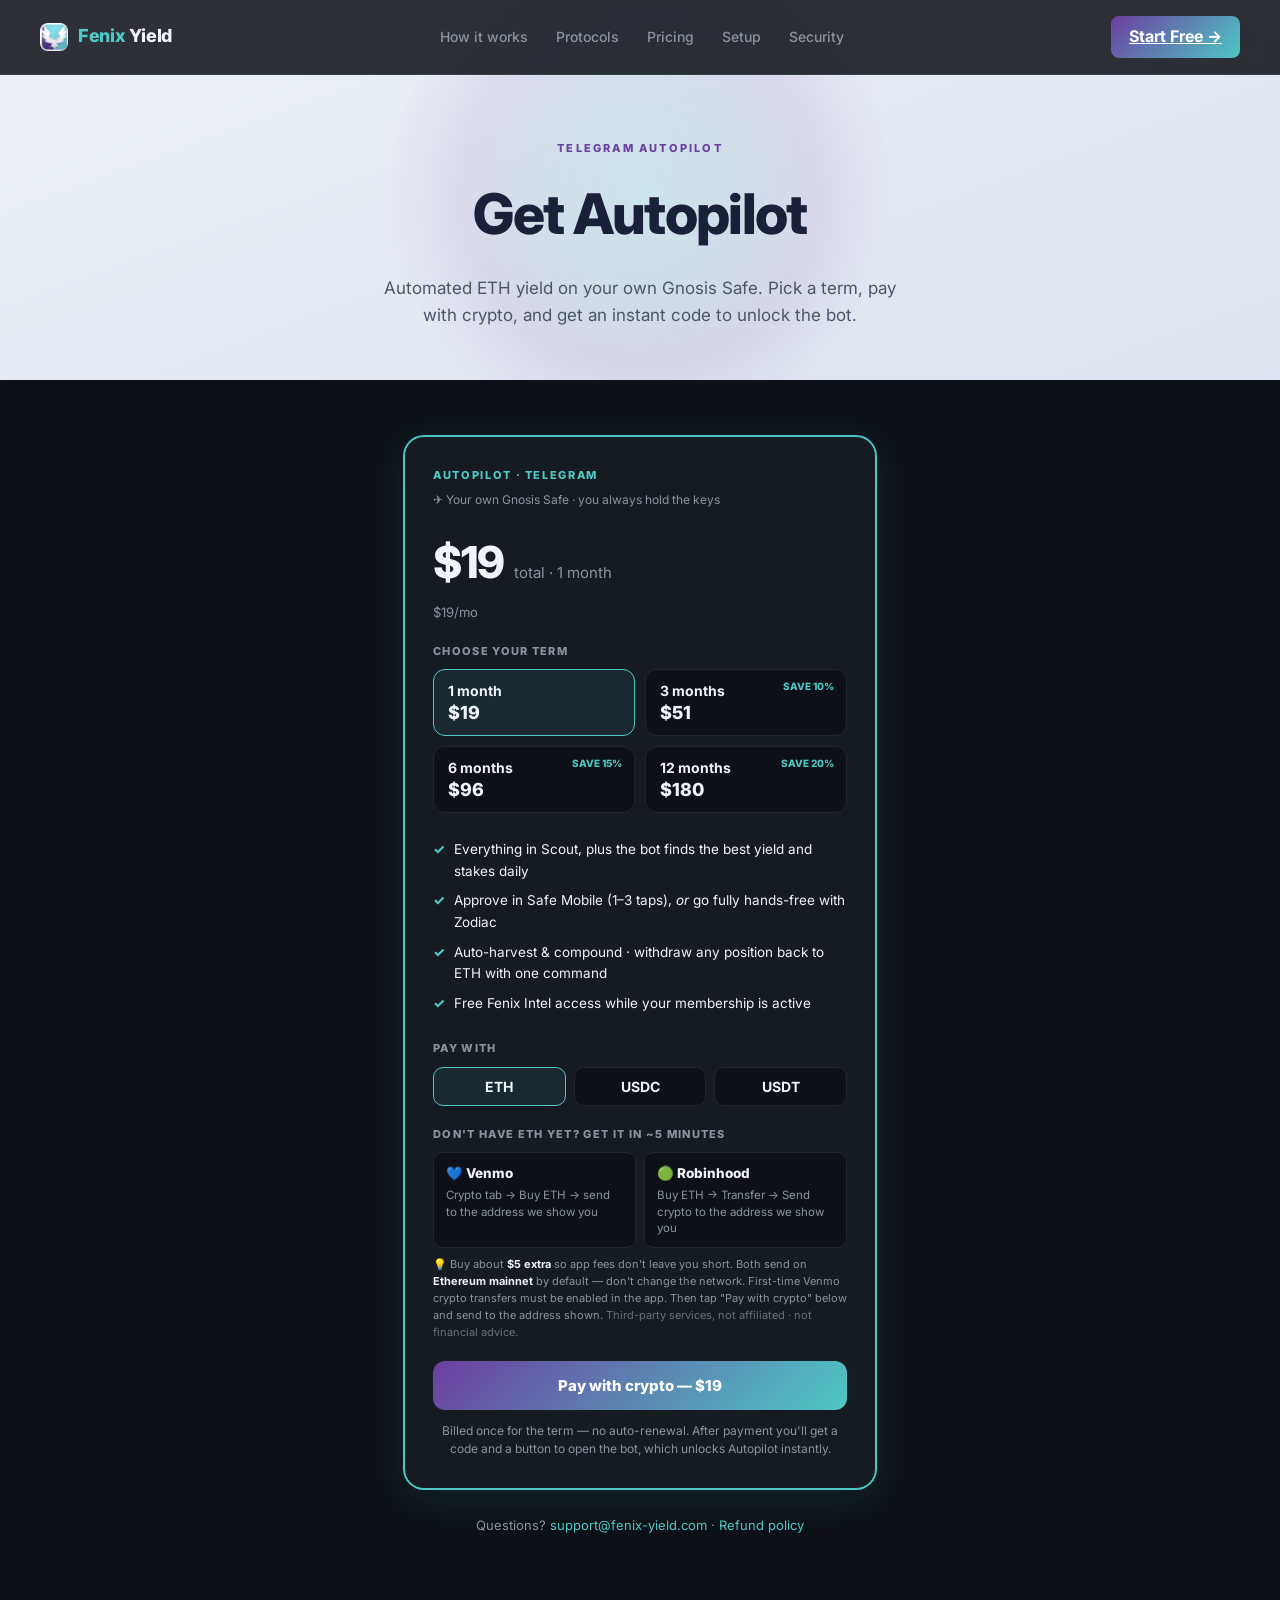
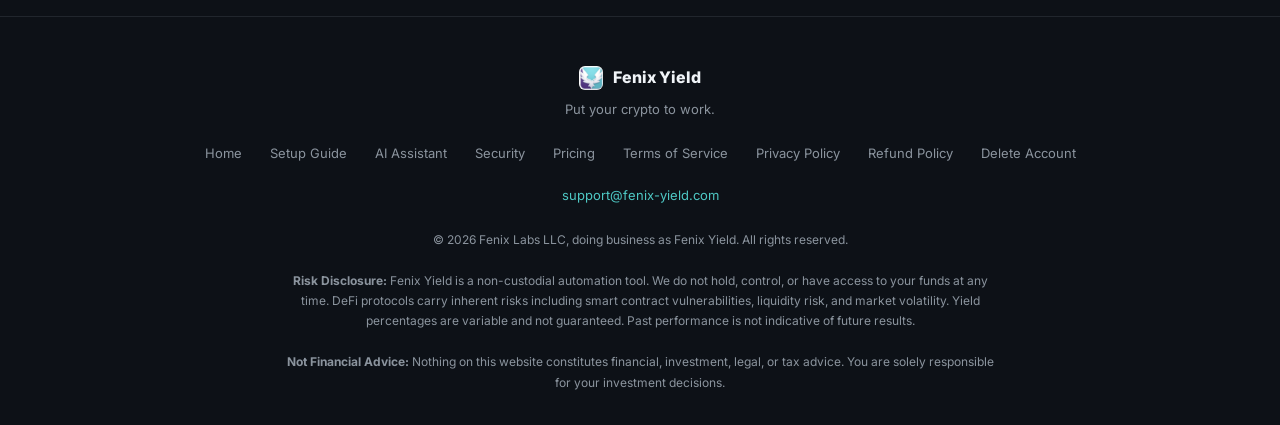
<file: autopilot.html>
<!DOCTYPE html>
<html lang="en">
<head>
<meta charset="UTF-8" />
<meta name="viewport" content="width=device-width, initial-scale=1.0" />
<title>Get Autopilot — Fenix Yield</title>
<meta name="robots" content="noindex, nofollow">
<meta name="description" content="Subscribe to Fenix Yield Autopilot — automated ETH yield on your own Gnosis Safe. Pay with crypto, get instant access to the Telegram bot." />
<link rel="canonical" href="https://fenix-yield.com/autopilot.html">
<meta property="og:type" content="website">
<meta property="og:site_name" content="Fenix Yield">
<meta property="og:title" content="Get Autopilot — Fenix Yield">
<meta property="og:description" content="Automated ETH yield on your own Gnosis Safe. Pay with crypto, get instant access to the Telegram bot.">
<meta property="og:url" content="https://fenix-yield.com/autopilot.html">
<meta property="og:image" content="https://fenix-yield.com/og-image.png">
<meta name="twitter:card" content="summary_large_image">
<meta name="twitter:image" content="https://fenix-yield.com/og-image.png">
<link rel="preconnect" href="https://fonts.googleapis.com">
<link rel="preconnect" href="https://fonts.gstatic.com" crossorigin>
<link href="https://fonts.googleapis.com/css2?family=Inter:wght@400;500;600;700;800;900&family=IBM+Plex+Mono:ital,wght@1,400&display=swap" rel="stylesheet">
<link rel="icon" href="fenix-logo.jpg" type="image/jpeg">
<style>
:root {
  --navy: #0d1117;
  --navy2: #161b22;
  --purple: #6B3FA0;
  --purple2: #8B5FC0;
  --teal: #4EC8C4;
  --white: #f0f4f8;
  --muted: #8b949e;
  --border: #21262d;
}
* { box-sizing: border-box; margin: 0; padding: 0; }
html { scroll-behavior: smooth; }
body { background: var(--navy); color: var(--white); font-family: Inter, system-ui, -apple-system, BlinkMacSystemFont, sans-serif; line-height: 1.6; }
a { color: inherit; }
nav {
  position: fixed; inset: 0 0 auto 0; z-index: 100;
  display: flex; align-items: center; justify-content: space-between; gap: 32px;
  padding: 16px 40px; background: rgba(13,17,23,0.86);
  backdrop-filter: blur(12px); border-bottom: 1px solid rgba(78,200,196,0.12);
}
.nav-logo { display: inline-flex; align-items: center; gap: 10px; text-decoration: none; font-size: 18px; font-weight: 800; letter-spacing: -0.02em; }
.logo-img { width: 28px; height: 28px; border-radius: 8px; object-fit: cover; }
.nav-logo .fenix { color: var(--teal); }
.nav-links { display: flex; align-items: center; gap: 28px; list-style: none; }
.nav-links a { color: var(--muted); text-decoration: none; font-size: 14px; font-weight: 500; transition: color 0.2s; }
.nav-links a:hover { color: var(--white); }
.nav-cta { display: inline-flex; align-items: center; gap: 8px; padding: 8px 18px; border-radius: 8px; color: #fff !important; background: linear-gradient(135deg, var(--purple), var(--teal)); font-weight: 700 !important; }
.page-header { padding: 140px 24px 50px; text-align: center; background: linear-gradient(160deg, #eef1f7 0%, #dde4ef 100%); position: relative; overflow: hidden; }
.page-header::before { content: ""; position: absolute; width: 500px; height: 500px; border-radius: 50%; top: 50%; left: 50%; transform: translate(-50%, -50%); background: radial-gradient(ellipse, rgba(78,200,196,0.18) 0%, rgba(107,63,160,0.1) 50%, transparent 72%); }
.page-header-inner { position: relative; z-index: 1; }
.page-eyebrow { font-size: 11px; font-weight: 800; letter-spacing: 0.2em; text-transform: uppercase; color: var(--purple); margin-bottom: 12px; }
.page-title { font-size: clamp(32px, 6vw, 56px); font-weight: 800; letter-spacing: -0.03em; color: #1a1f3a; margin-bottom: 16px; }
.page-desc { font-size: 17px; color: #4a5568; max-width: 520px; margin: 0 auto; }
main { max-width: 520px; margin: 0 auto; padding: 56px 24px 80px; }

/* Checkout card */
.co-card { background: var(--navy2); border: 1px solid var(--border); border-radius: 20px; padding: 30px 28px; }
.co-card.featured { border-color: var(--teal); box-shadow: 0 0 0 1px var(--teal), 0 8px 40px rgba(78,200,196,0.12); }
.pricing-tier { font-size: 11px; font-weight: 800; letter-spacing: 0.15em; text-transform: uppercase; color: var(--teal); margin-bottom: 6px; }
.pricing-platform { font-size: 12px; color: var(--muted); margin-bottom: 18px; }
.total-row { display: flex; align-items: baseline; gap: 10px; margin-bottom: 4px; }
.total-row strong { font-size: 44px; font-weight: 800; letter-spacing: -0.03em; }
.total-row span { font-size: 15px; color: var(--muted); }
.total-sub { font-size: 13px; color: var(--muted); margin-bottom: 20px; min-height: 20px; }
.total-sub b { color: var(--teal); }

/* Term selector */
.terms { display: grid; grid-template-columns: 1fr 1fr; gap: 10px; margin-bottom: 22px; }
.term { position: relative; background: var(--navy); border: 1.5px solid var(--border); border-radius: 12px; padding: 12px 14px; cursor: pointer; text-align: left; color: var(--white); font-family: inherit; font-size: 14px; font-weight: 700; transition: border-color .15s, background .15s; }
.term:hover { border-color: var(--purple2); }
.term.active { border-color: var(--teal); background: rgba(78,200,196,0.08); }
.term span { display: block; font-size: 18px; font-weight: 800; margin-top: 3px; }
.term em { position: absolute; top: 10px; right: 12px; font-style: normal; font-size: 10px; font-weight: 800; color: var(--teal); }

/* Feature list */
.feats { list-style: none; margin: 0 0 22px; }
.feats li { display: flex; gap: 9px; align-items: flex-start; font-size: 13.5px; color: var(--white); padding: 4px 0; }
.feats .check { color: var(--teal); font-weight: 800; flex-shrink: 0; }

/* Asset selector */
.co-label { font-size: 11px; font-weight: 800; letter-spacing: .12em; text-transform: uppercase; color: var(--muted); margin-bottom: 9px; }
.assets { display: flex; gap: 8px; margin-bottom: 20px; }
.asset { flex: 1; background: var(--navy); border: 1.5px solid var(--border); border-radius: 10px; padding: 10px; cursor: pointer; color: var(--white); font-family: inherit; font-size: 14px; font-weight: 700; transition: border-color .15s, background .15s; }
.asset.active { border-color: var(--teal); background: rgba(78,200,196,0.08); }

/* "Need ETH first?" on-ramp helper */
.need-eth { margin-bottom: 20px; }
.ramps { display: grid; grid-template-columns: 1fr 1fr; gap: 8px; margin-bottom: 8px; }
.ramp { display: block; background: var(--navy); border: 1px solid var(--border); border-radius: 10px; padding: 10px 12px; text-decoration: none; transition: border-color .15s; }
.ramp:hover { border-color: var(--purple2); }
.ramp-name { display: block; font-size: 13.5px; font-weight: 800; margin-bottom: 2px; }
.ramp-how { display: block; font-size: 11.5px; color: var(--muted); line-height: 1.45; }
.ramp-note { font-size: 11px; color: var(--muted); line-height: 1.55; }
.ramp-note b { color: var(--white); }
@media (max-width: 420px) { .ramps { grid-template-columns: 1fr; } }

.cta { display: block; width: 100%; text-align: center; padding: 15px 20px; border-radius: 12px; font-size: 15px; font-weight: 800; text-decoration: none; border: none; cursor: pointer; font-family: inherit; color: #fff; background: linear-gradient(135deg, var(--purple), var(--teal)); transition: opacity .2s, transform .1s; }
.cta:hover { opacity: .9; transform: translateY(-1px); }
.cta:disabled { opacity: .55; cursor: not-allowed; transform: none; }
.co-note { font-size: 12px; color: var(--muted); text-align: center; margin-top: 12px; line-height: 1.5; }

/* Invoice panel */
#invoiceBox, #successBox { display: none; margin-top: 22px; padding-top: 22px; border-top: 1px solid var(--border); }
.inv-line { font-size: 13px; color: var(--muted); margin-bottom: 6px; }
.inv-amount { font-size: 22px; font-weight: 800; margin-bottom: 14px; }
.inv-addr { background: var(--navy); border: 1px solid var(--border); border-radius: 10px; padding: 12px; font-family: 'IBM Plex Mono', monospace; font-size: 12.5px; word-break: break-all; color: var(--teal); margin-bottom: 10px; }
.copy-btn { background: none; border: 1px solid var(--border); color: var(--muted); border-radius: 8px; padding: 6px 12px; font-size: 12px; font-weight: 700; cursor: pointer; font-family: inherit; }
.qr { display: block; margin: 14px auto; width: 172px; height: 172px; border-radius: 10px; background: #fff; padding: 8px; }
.inv-status { text-align: center; font-size: 13px; color: var(--muted); margin-top: 12px; }
.inv-status .spin { display: inline-block; width: 13px; height: 13px; border: 2px solid var(--border); border-top-color: var(--teal); border-radius: 50%; animation: spin .8s linear infinite; vertical-align: middle; margin-right: 7px; }
@keyframes spin { to { transform: rotate(360deg); } }
.warn { background: rgba(245,158,11,0.08); border: 1px solid rgba(245,158,11,0.3); border-radius: 10px; padding: 11px 13px; font-size: 12px; color: #e0b24d; line-height: 1.5; margin-bottom: 14px; }

/* Success */
.succ-emoji { text-align: center; font-size: 40px; margin-bottom: 8px; }
.succ-title { text-align: center; font-size: 20px; font-weight: 800; margin-bottom: 6px; }
.succ-desc { text-align: center; font-size: 13.5px; color: var(--muted); margin-bottom: 18px; line-height: 1.55; }
.succ-code { text-align: center; font-family: 'IBM Plex Mono', monospace; font-size: 22px; font-weight: 700; letter-spacing: 2px; color: var(--teal); background: var(--navy); border: 1px dashed var(--teal); border-radius: 12px; padding: 16px; margin-bottom: 18px; }

footer { border-top: 1px solid var(--border); padding: 48px 40px 32px; text-align: center; }
.footer-logo { display: inline-flex; align-items: center; gap: 10px; font-size: 16px; font-weight: 800; margin-bottom: 8px; }
.footer-logo img { width: 24px; height: 24px; border-radius: 6px; object-fit: cover; }
.footer-tagline { color: var(--muted); font-size: 13px; margin-bottom: 20px; }
.footer-links { display: flex; flex-wrap: wrap; justify-content: center; gap: 16px 28px; list-style: none; margin-bottom: 20px; }
.footer-links a { color: var(--muted); text-decoration: none; font-size: 13px; }
.footer-links a:hover { color: var(--white); }
.footer-email { color: var(--teal); text-decoration: none; font-size: 13px; display: block; margin-bottom: 24px; }
.footer-copy { color: var(--muted); font-size: 12px; line-height: 1.7; max-width: 720px; margin: 0 auto; }
@media (max-width: 600px) { nav { padding: 14px 20px; } .nav-links { display: none; } main { padding: 44px 16px 60px; } }
</style>
</head>
<body>

<nav>
  <a class="nav-logo" href="index.html">
    <img class="logo-img" src="fenix-logo.jpg" alt="Fenix Yield">
    <span><span class="fenix">Fenix</span> Yield</span>
  </a>
  <ul class="nav-links">
    <li><a href="index.html#how-it-works">How it works</a></li>
    <li><a href="index.html#protocols">Protocols</a></li>
    <li><a href="pricing.html">Pricing</a></li>
    <li><a href="setup.html">Setup</a></li>
    <li><a href="security.html">Security</a></li>
  </ul>
  <a class="nav-cta" href="https://t.me/fenix_yield_bot?start=start" target="_blank" rel="noreferrer">Start Free →</a>
</nav>

<div class="page-header">
  <div class="page-header-inner">
    <p class="page-eyebrow">Telegram Autopilot</p>
    <h1 class="page-title">Get Autopilot</h1>
    <p class="page-desc">Automated ETH yield on your own Gnosis Safe. Pick a term, pay with crypto, and get an instant code to unlock the bot.</p>
  </div>
</div>

<main>
  <div class="co-card featured">
    <p class="pricing-tier">Autopilot · Telegram</p>
    <p class="pricing-platform">✈️ Your own Gnosis Safe · you always hold the keys</p>

    <div class="total-row"><strong id="totalPrice">$19</strong><span id="totalUnit">total · 1 month</span></div>
    <p class="total-sub" id="totalSub">$19/mo</p>

    <p class="co-label">Choose your term</p>
    <div class="terms" id="terms">
      <button class="term active" data-m="1"  data-usd="19">1 month<span>$19</span></button>
      <button class="term"        data-m="3"  data-usd="51">3 months<span>$51</span><em>SAVE 10%</em></button>
      <button class="term"        data-m="6"  data-usd="96">6 months<span>$96</span><em>SAVE 15%</em></button>
      <button class="term"        data-m="12" data-usd="180">12 months<span>$180</span><em>SAVE 20%</em></button>
    </div>

    <ul class="feats">
      <li><span class="check">✓</span>Everything in Scout, plus the bot finds the best yield and stakes daily</li>
      <li><span class="check">✓</span><span>Approve in Safe Mobile (1–3 taps), <em>or</em> go fully hands-free with Zodiac</span></li>
      <li><span class="check">✓</span>Auto-harvest &amp; compound · withdraw any position back to ETH with one command</li>
      <li><span class="check">✓</span>Free Fenix Intel access while your membership is active</li>
    </ul>

    <p class="co-label">Pay with</p>
    <div class="assets" id="assets">
      <button class="asset active" data-a="ETH">ETH</button>
      <button class="asset" data-a="USDC">USDC</button>
      <button class="asset" data-a="USDT">USDT</button>
    </div>

    <!-- Need ETH first? Venmo / Robinhood on-ramps -->
    <div class="need-eth">
      <p class="co-label">Don't have ETH yet? Get it in ~5 minutes</p>
      <div class="ramps">
        <a class="ramp" href="https://account.venmo.com/crypto" target="_blank" rel="noreferrer">
          <span class="ramp-name">💙 Venmo</span>
          <span class="ramp-how">Crypto tab → Buy ETH → send to the address we show you</span>
        </a>
        <a class="ramp" href="https://robinhood.com/crypto/ETH" target="_blank" rel="noreferrer">
          <span class="ramp-name">🟢 Robinhood</span>
          <span class="ramp-how">Buy ETH → Transfer → Send crypto to the address we show you</span>
        </a>
      </div>
      <p class="ramp-note">💡 Buy about <b>$5 extra</b> so app fees don't leave you short. Both send on <b>Ethereum mainnet</b> by default — don't change the network. First-time Venmo crypto transfers must be enabled in the app. Then tap "Pay with crypto" below and send to the address shown. <span style="opacity:.7">Third-party services, not affiliated · not financial advice.</span></p>
    </div>

    <button class="cta" id="payBtn">Pay with crypto — $19</button>
    <p class="co-note">Billed once for the term — no auto-renewal. After payment you'll get a code and a button to open the bot, which unlocks Autopilot instantly.</p>

    <!-- Invoice panel -->
    <div id="invoiceBox">
      <div class="warn" id="invWarn"></div>
      <p class="inv-line">Send exactly</p>
      <div class="inv-amount"><span id="invAmount"></span></div>
      <p class="inv-line">To this address</p>
      <div class="inv-addr" id="invAddr"></div>
      <button class="copy-btn" id="copyBtn">Copy address</button>
      <img class="qr" id="invQR" alt="Payment QR code">
      <div class="inv-status" id="invStatus"><span class="spin"></span>Waiting for payment — checks automatically every few seconds…</div>
    </div>

    <!-- Success panel -->
    <div id="successBox">
      <div class="succ-emoji">🎉</div>
      <div class="succ-title">Payment confirmed!</div>
      <div class="succ-desc">Your Autopilot access code:</div>
      <div class="succ-code" id="successCode"></div>
      <a class="cta" id="openBotBtn" href="#" target="_blank" rel="noreferrer">Open the Fenix Yield bot →</a>
      <p class="co-note">Tap the button — the bot applies your code automatically and unlocks Autopilot for your term. Save the code in case you need it again.</p>
    </div>
  </div>

  <p style="text-align:center;color:var(--muted);font-size:13px;margin-top:26px;">
    Questions? <a href="mailto:support@fenix-yield.com" style="color:var(--teal);text-decoration:none;">support@fenix-yield.com</a> ·
    <a href="refund-policy.html" style="color:var(--teal);text-decoration:none;">Refund policy</a>
  </p>
</main>

<footer>
  <div class="footer-logo">
    <img src="fenix-logo.jpg" alt="Fenix Yield logo">
    <span>Fenix Yield</span>
  </div>
  <p class="footer-tagline">Put your crypto to work.</p>
  <ul class="footer-links">
    <li><a href="index.html">Home</a></li>
    <li><a href="setup.html">Setup Guide</a></li>
    <li><a href="setup-chat.html">AI Assistant</a></li>
    <li><a href="security.html">Security</a></li>
    <li><a href="pricing.html">Pricing</a></li>
    <li><a href="terms.html">Terms of Service</a></li>
    <li><a href="privacy.html">Privacy Policy</a></li>
    <li><a href="refund-policy.html">Refund Policy</a></li>
    <li><a href="delete-account.html">Delete Account</a></li>
  </ul>
  <a class="footer-email" href="mailto:support@fenix-yield.com">support@fenix-yield.com</a>
  <p class="footer-copy">© 2026 Fenix Labs LLC, doing business as Fenix Yield. All rights reserved.<br><br>
    <strong>Risk Disclosure:</strong> Fenix Yield is a non-custodial automation tool. We do not hold, control, or have access to your funds at any time. DeFi protocols carry inherent risks including smart contract vulnerabilities, liquidity risk, and market volatility. Yield percentages are variable and not guaranteed. Past performance is not indicative of future results.<br><br>
    <strong>Not Financial Advice:</strong> Nothing on this website constitutes financial, investment, legal, or tax advice. You are solely responsible for your investment decisions.
  </p>
</footer>

<script>
(function () {
  var API = 'https://mobile-api.fenix-yield.com';
  var BOT = 'https://t.me/fenix_yield_bot';

  var months = 1, usd = 19, asset = 'ETH';
  var invoiceId = null, pollTimer = null;

  var $ = function (id) { return document.getElementById(id); };

  function syncPrice() {
    $('totalPrice').textContent = '$' + usd;
    $('totalUnit').textContent  = 'total · ' + months + (months === 1 ? ' month' : ' months');
    $('totalSub').textContent   = '$' + (usd / months).toFixed(2).replace(/\.00$/, '') + '/mo' + (months > 1 ? ' equivalent' : '');
    $('payBtn').textContent     = 'Pay with crypto — $' + usd;
  }

  // Term selector
  $('terms').addEventListener('click', function (e) {
    var b = e.target.closest('.term'); if (!b) return;
    document.querySelectorAll('.term').forEach(function (t) { t.classList.remove('active'); });
    b.classList.add('active');
    months = parseInt(b.dataset.m, 10);
    usd    = parseInt(b.dataset.usd, 10);
    resetInvoice();
    syncPrice();
  });

  // Asset selector
  $('assets').addEventListener('click', function (e) {
    var b = e.target.closest('.asset'); if (!b) return;
    document.querySelectorAll('.asset').forEach(function (t) { t.classList.remove('active'); });
    b.classList.add('active');
    asset = b.dataset.a;
    if ($('invoiceBox').style.display === 'block') createInvoice(); // re-issue for new asset
  });

  function resetInvoice() {
    stopPolling();
    invoiceId = null;
    $('invoiceBox').style.display = 'none';
    $('successBox').style.display = 'none';
  }
  function stopPolling() { if (pollTimer) { clearInterval(pollTimer); pollTimer = null; } }

  async function createInvoice() {
    $('payBtn').disabled = true;
    $('payBtn').textContent = 'Creating invoice…';
    try {
      var r = await fetch(API + '/api/autopilot/crypto-invoice', {
        method: 'POST',
        headers: { 'Content-Type': 'application/json' },
        body: JSON.stringify({ months: months, asset: asset }),
      });
      var j = await r.json();
      if (!r.ok || !j.address) throw new Error(j.error || 'invoice_failed');

      invoiceId = j.invoiceId;
      $('invAmount').textContent = j.amountCrypto + ' ' + (j.asset || asset);
      $('invAddr').textContent   = j.address;
      $('invQR').src = 'https://api.qrserver.com/v1/create-qr-code/?size=200x200&data=' + encodeURIComponent(j.address);
      $('invWarn').innerHTML = (asset === 'ETH')
        ? '⚠️ Send <b>ETH on the Ethereum mainnet</b> only. Send the exact amount from a normal wallet — not from an exchange that batches withdrawals.'
        : '⚠️ Send <b>' + asset + ' on the Ethereum network (ERC-20) ONLY</b> — <b>not</b> Polygon, Arbitrum, Base, Optimism, Tron, or any other network. ' + asset + ' sent on the wrong network can\'t be detected and may be lost. Send the exact amount from a normal wallet.';
      $('successBox').style.display = 'none';
      $('invoiceBox').style.display = 'block';
      $('invStatus').innerHTML = '<span class="spin"></span>Waiting for payment — checks automatically every few seconds…';
      startPolling();
    } catch (err) {
      alert('Could not create the payment invoice. Please try again in a moment.');
    } finally {
      $('payBtn').disabled = false;
      $('payBtn').textContent = 'Pay with crypto — $' + usd;
    }
  }

  function startPolling() { stopPolling(); pollTimer = setInterval(checkStatus, 6000); }

  async function checkStatus() {
    if (!invoiceId) return;
    try {
      var r = await fetch(API + '/api/autopilot/crypto-invoice/' + encodeURIComponent(invoiceId));
      var j = await r.json();
      if (j.status === 'paid' && j.code) { stopPolling(); showSuccess(j.code); }
      else if (j.status === 'expired') {
        stopPolling();
        $('invStatus').innerHTML = 'This invoice expired. Tap "Pay with crypto" for a fresh one.';
      }
    } catch (e) { /* transient — keep polling */ }
  }

  function showSuccess(code) {
    $('invoiceBox').style.display = 'none';
    $('successCode').textContent  = code;
    $('openBotBtn').href = BOT + '?start=' + encodeURIComponent(code);
    $('successBox').style.display = 'block';
    $('successBox').scrollIntoView({ behavior: 'smooth', block: 'center' });
  }

  $('payBtn').addEventListener('click', createInvoice);
  $('copyBtn').addEventListener('click', function () {
    navigator.clipboard.writeText($('invAddr').textContent).then(function () {
      $('copyBtn').textContent = 'Copied!';
      setTimeout(function () { $('copyBtn').textContent = 'Copy address'; }, 1800);
    });
  });

  syncPrice();
})();
</script>

</body>
</html>
</file>
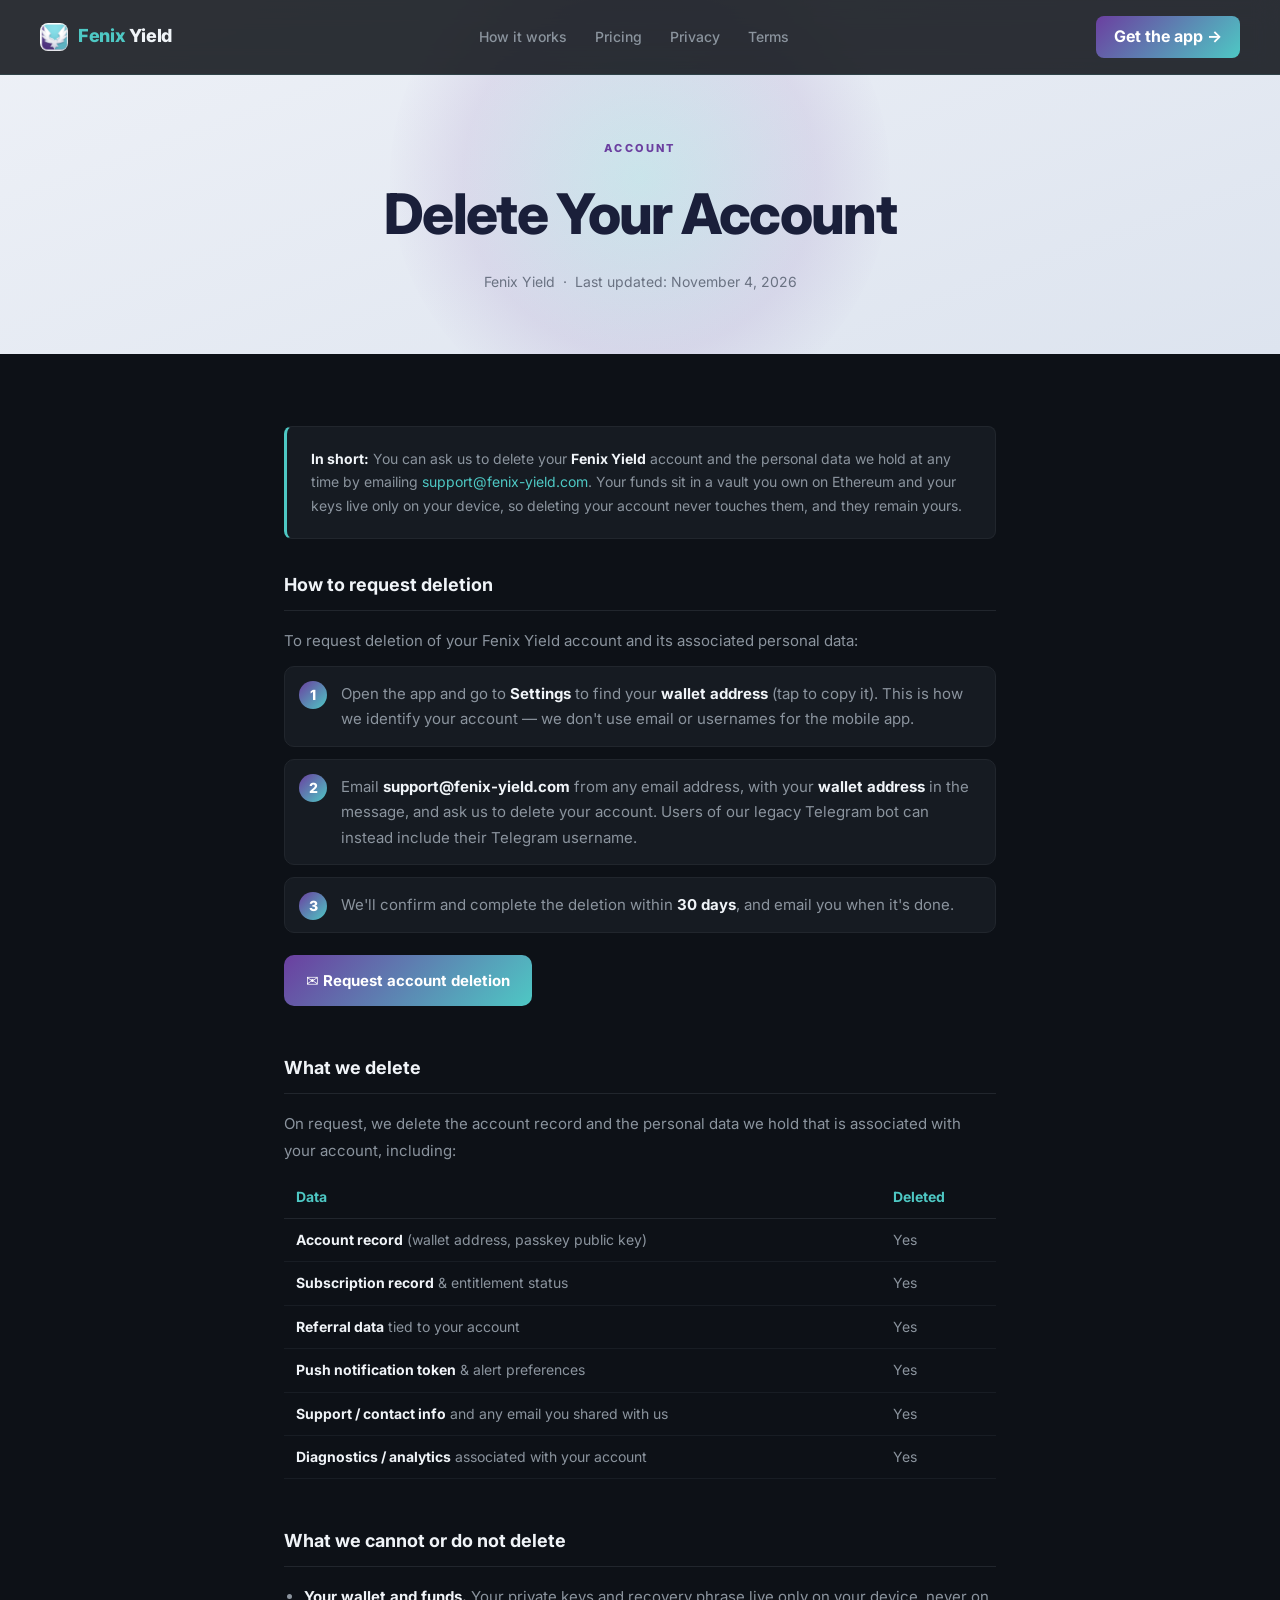
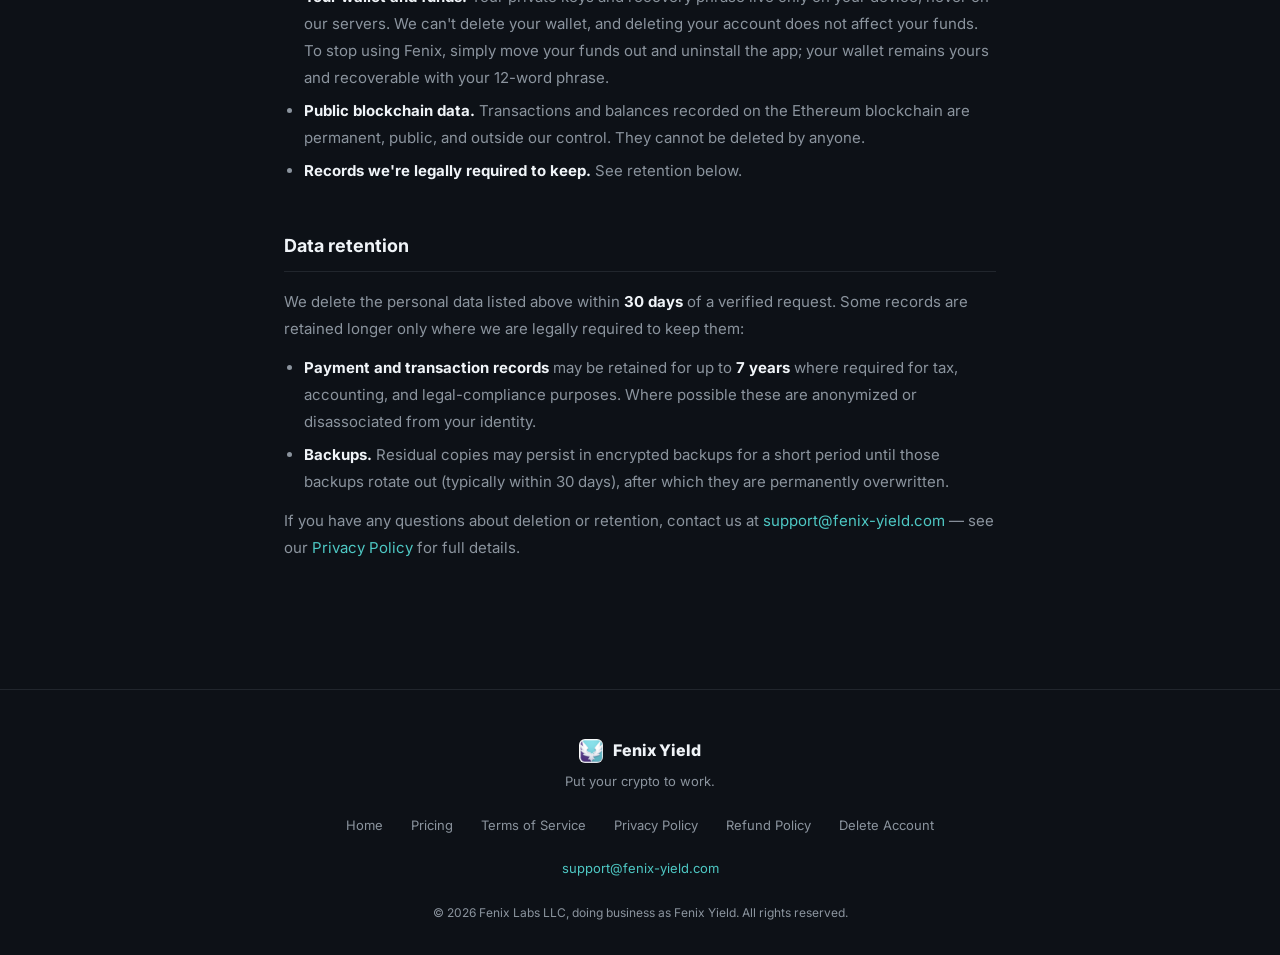
<file: delete-account.html>
<!DOCTYPE html>
<html lang="en">
<head>
<meta charset="UTF-8" />
<meta name="viewport" content="width=device-width, initial-scale=1.0" />
<title>Delete Your Account — Fenix Yield</title>
<meta name="description" content="Request deletion of your Fenix Yield account and the data associated with it.">
<link rel="canonical" href="https://fenix-yield.com/delete-account.html">
<link rel="preconnect" href="https://fonts.googleapis.com">
<link rel="preconnect" href="https://fonts.gstatic.com" crossorigin>
<link href="https://fonts.googleapis.com/css2?family=Inter:wght@400;500;600;700;800;900&display=swap" rel="stylesheet">
<link rel="icon" href="https://framerusercontent.com/images/KLMRfNA8Rc9lC9ziU967jpCMaZM.jpg?width=1008&height=1024&kb=143" type="image/jpeg">
<style>
:root {
  --navy: #0d1117;
  --navy2: #161b22;
  --purple: #6B3FA0;
  --teal: #4EC8C4;
  --white: #f0f4f8;
  --muted: #8b949e;
  --border: #21262d;
}
* { box-sizing: border-box; margin: 0; padding: 0; }
body {
  background: var(--navy);
  color: var(--white);
  font-family: Inter, system-ui, -apple-system, BlinkMacSystemFont, sans-serif;
  line-height: 1.6;
}
a { color: var(--teal); text-decoration: none; }
a:hover { text-decoration: underline; }

nav {
  position: fixed;
  inset: 0 0 auto 0;
  z-index: 100;
  display: flex;
  align-items: center;
  justify-content: space-between;
  gap: 32px;
  padding: 16px 40px;
  background: rgba(13,17,23,0.86);
  backdrop-filter: blur(12px);
  border-bottom: 1px solid rgba(78,200,196,0.12);
}
.nav-logo {
  display: inline-flex;
  align-items: center;
  gap: 10px;
  text-decoration: none;
  font-size: 18px;
  font-weight: 800;
  letter-spacing: -0.02em;
  color: var(--white);
}
.logo-img { width: 28px; height: 28px; border-radius: 8px; object-fit: cover; }
.nav-logo .fenix { color: var(--teal); }
.nav-links { display: flex; align-items: center; gap: 28px; list-style: none; }
.nav-links a { color: var(--muted); text-decoration: none; font-size: 14px; font-weight: 500; transition: color 0.2s; }
.nav-links a:hover { color: var(--white); }
.nav-cta {
  display: inline-flex;
  align-items: center;
  padding: 8px 18px;
  border-radius: 8px;
  color: #fff !important;
  background: linear-gradient(135deg, var(--purple), var(--teal));
  font-weight: 700 !important;
  text-decoration: none !important;
}

.page-header {
  padding: 140px 24px 60px;
  text-align: center;
  background: linear-gradient(160deg, #eef1f7 0%, #dde4ef 100%);
  position: relative;
  overflow: hidden;
}
.page-header::before {
  content: "";
  position: absolute;
  width: 500px; height: 500px;
  border-radius: 50%;
  top: 50%; left: 50%;
  transform: translate(-50%, -50%);
  background: radial-gradient(ellipse, rgba(78,200,196,0.18) 0%, rgba(107,63,160,0.1) 50%, transparent 72%);
}
.page-header-inner { position: relative; z-index: 1; }
.page-eyebrow { font-size: 11px; font-weight: 800; letter-spacing: 0.2em; text-transform: uppercase; color: var(--purple); margin-bottom: 12px; }
.page-title { font-size: clamp(36px, 6vw, 56px); font-weight: 800; letter-spacing: -0.03em; color: #1a1f3a; margin-bottom: 12px; }
.page-meta { font-size: 14px; color: #6a7282; }

main { max-width: 760px; margin: 0 auto; padding: 72px 24px 80px; }

.doc-section { margin-bottom: 48px; }
.doc-section h2 { font-size: 18px; font-weight: 700; color: var(--white); margin-bottom: 16px; padding-bottom: 10px; border-bottom: 1px solid var(--border); }
.doc-section p { color: var(--muted); font-size: 15px; line-height: 1.8; margin-bottom: 12px; }
.doc-section ul { color: var(--muted); font-size: 15px; line-height: 1.8; padding-left: 20px; margin-bottom: 12px; }
.doc-section ul li { margin-bottom: 6px; }
.doc-section strong { color: var(--white); }

.highlight-box {
  background: var(--navy2);
  border: 1px solid var(--border);
  border-left: 3px solid var(--teal);
  border-radius: 8px;
  padding: 20px 24px;
  margin-bottom: 32px;
}
.highlight-box p { color: var(--muted); font-size: 14px; line-height: 1.7; margin: 0; }

.steps { counter-reset: step; list-style: none; padding: 0; margin: 8px 0 12px; }
.steps li { position: relative; padding: 14px 16px 14px 56px; margin-bottom: 12px; background: var(--navy2); border: 1px solid var(--border); border-radius: 10px; color: var(--muted); font-size: 15px; line-height: 1.7; }
.steps li::before { counter-increment: step; content: counter(step); position: absolute; left: 14px; top: 14px; width: 28px; height: 28px; border-radius: 50%; background: linear-gradient(135deg, var(--purple), var(--teal)); color: #fff; font-weight: 800; font-size: 14px; display: flex; align-items: center; justify-content: center; }
.steps li strong { color: var(--white); }

.cta-mail { display: inline-flex; align-items: center; gap: 8px; margin-top: 4px; padding: 12px 22px; border-radius: 10px; background: linear-gradient(135deg, var(--purple), var(--teal)); color: #fff !important; font-weight: 700; font-size: 15px; text-decoration: none !important; }

.data-table { width: 100%; border-collapse: collapse; margin-bottom: 16px; font-size: 14px; }
.data-table th { text-align: left; color: var(--teal); font-weight: 700; padding: 10px 12px; border-bottom: 1px solid var(--border); }
.data-table td { color: var(--muted); padding: 10px 12px; border-bottom: 1px solid rgba(33,38,45,0.6); vertical-align: top; }
.data-table td strong { color: var(--white); }

footer { border-top: 1px solid var(--border); padding: 48px 40px 32px; text-align: center; }
.footer-logo { display: inline-flex; align-items: center; gap: 10px; font-size: 16px; font-weight: 800; margin-bottom: 8px; }
.footer-logo img { width: 24px; height: 24px; border-radius: 6px; object-fit: cover; }
.footer-tagline { color: var(--muted); font-size: 13px; margin-bottom: 20px; }
.footer-links { display: flex; flex-wrap: wrap; justify-content: center; gap: 16px 28px; list-style: none; margin-bottom: 20px; }
.footer-links a { color: var(--muted); text-decoration: none; font-size: 13px; }
.footer-links a:hover { color: var(--white); }
.footer-email { color: var(--teal); text-decoration: none; font-size: 13px; display: block; margin-bottom: 24px; }
.footer-copy { color: var(--muted); font-size: 12px; line-height: 1.7; max-width: 720px; margin: 0 auto; }

@media (max-width: 600px) {
  nav { padding: 14px 20px; }
  .nav-links { display: none; }
  main { padding: 60px 16px 60px; }
}
</style>
</head>
<body>

<nav>
  <a class="nav-logo" href="index.html">
    <img class="logo-img" src="fenix-logo.jpg" alt="Fenix Yield">
    <span><span class="fenix">Fenix</span> Yield</span>
  </a>
  <ul class="nav-links">
    <li><a href="index.html#how-it-works">How it works</a></li>
    <li><a href="pricing.html">Pricing</a></li>
    <li><a href="privacy.html">Privacy</a></li>
    <li><a href="terms.html">Terms</a></li>
  </ul>
  <a class="nav-cta" href="https://play.google.com/store/apps/details?id=com.fenixyield.app" target="_blank" rel="noopener">Get the app →</a>
</nav>

<div class="page-header">
  <div class="page-header-inner">
    <p class="page-eyebrow">Account</p>
    <h1 class="page-title">Delete Your Account</h1>
    <p class="page-meta">Fenix Yield &nbsp;·&nbsp; Last updated: November 4, 2026</p>
  </div>
</div>

<main>

  <div class="highlight-box">
    <p><strong style="color:var(--white)">In short:</strong> You can ask us to delete your <strong style="color:var(--white)">Fenix Yield</strong> account and the personal data we hold at any time by emailing <a href="mailto:support@fenix-yield.com?subject=Delete%20my%20account">support@fenix-yield.com</a>. Your funds sit in a vault you own on Ethereum and your keys live only on your device, so deleting your account never touches them, and they remain yours.</p>
  </div>

  <div class="doc-section">
    <h2>How to request deletion</h2>
    <p>To request deletion of your Fenix Yield account and its associated personal data:</p>
    <ol class="steps">
      <li>Open the app and go to <strong>Settings</strong> to find your <strong>wallet address</strong> (tap to copy it). This is how we identify your account — we don't use email or usernames for the mobile app.</li>
      <li>Email <strong>support@fenix-yield.com</strong> from any email address, with your <strong>wallet address</strong> in the message, and ask us to delete your account. Users of our legacy Telegram bot can instead include their Telegram username.</li>
      <li>We'll confirm and complete the deletion within <strong>30 days</strong>, and email you when it's done.</li>
    </ol>
    <p style="margin-top:18px;">
      <a class="cta-mail" href="mailto:support@fenix-yield.com?subject=Delete%20my%20account&amp;body=Please%20delete%20my%20Fenix%20Yield%20account.%20My%20wallet%20address%20is%3A%20">✉ Request account deletion</a>
    </p>
  </div>

  <div class="doc-section">
    <h2>What we delete</h2>
    <p>On request, we delete the account record and the personal data we hold that is associated with your account, including:</p>
    <table class="data-table">
      <thead>
        <tr>
          <th>Data</th>
          <th>Deleted</th>
        </tr>
      </thead>
      <tbody>
        <tr><td><strong>Account record</strong> (wallet address, passkey public key)</td><td>Yes</td></tr>
        <tr><td><strong>Subscription record</strong> &amp; entitlement status</td><td>Yes</td></tr>
        <tr><td><strong>Referral data</strong> tied to your account</td><td>Yes</td></tr>
        <tr><td><strong>Push notification token</strong> &amp; alert preferences</td><td>Yes</td></tr>
        <tr><td><strong>Support / contact info</strong> and any email you shared with us</td><td>Yes</td></tr>
        <tr><td><strong>Diagnostics / analytics</strong> associated with your account</td><td>Yes</td></tr>
      </tbody>
    </table>
  </div>

  <div class="doc-section">
    <h2>What we cannot or do not delete</h2>
    <ul>
      <li><strong>Your wallet and funds.</strong> Your private keys and recovery phrase live only on your device, never on our servers. We can't delete your wallet, and deleting your account does not affect your funds. To stop using Fenix, simply move your funds out and uninstall the app; your wallet remains yours and recoverable with your 12-word phrase.</li>
      <li><strong>Public blockchain data.</strong> Transactions and balances recorded on the Ethereum blockchain are permanent, public, and outside our control. They cannot be deleted by anyone.</li>
      <li><strong>Records we're legally required to keep.</strong> See retention below.</li>
    </ul>
  </div>

  <div class="doc-section">
    <h2>Data retention</h2>
    <p>We delete the personal data listed above within <strong>30 days</strong> of a verified request. Some records are retained longer only where we are legally required to keep them:</p>
    <ul>
      <li><strong>Payment and transaction records</strong> may be retained for up to <strong>7 years</strong> where required for tax, accounting, and legal-compliance purposes. Where possible these are anonymized or disassociated from your identity.</li>
      <li><strong>Backups.</strong> Residual copies may persist in encrypted backups for a short period until those backups rotate out (typically within 30 days), after which they are permanently overwritten.</li>
    </ul>
    <p>If you have any questions about deletion or retention, contact us at <a href="mailto:support@fenix-yield.com">support@fenix-yield.com</a> — see our <a href="privacy.html#data-deletion">Privacy Policy</a> for full details.</p>
  </div>

</main>

<footer>
  <div class="footer-logo">
    <img src="fenix-logo.jpg" alt="Fenix Yield logo">
    <span>Fenix Yield</span>
  </div>
  <p class="footer-tagline">Put your crypto to work.</p>
  <ul class="footer-links">
    <li><a href="index.html">Home</a></li>
    <li><a href="pricing.html">Pricing</a></li>
    <li><a href="terms.html">Terms of Service</a></li>
    <li><a href="privacy.html">Privacy Policy</a></li>
    <li><a href="refund-policy.html">Refund Policy</a></li>
    <li><a href="delete-account.html">Delete Account</a></li>
  </ul>
  <a class="footer-email" href="mailto:support@fenix-yield.com">support@fenix-yield.com</a>
  <p class="footer-copy">© 2026 Fenix Labs LLC, doing business as Fenix Yield. All rights reserved.</p>
</footer>

</body>
</html>
</file>
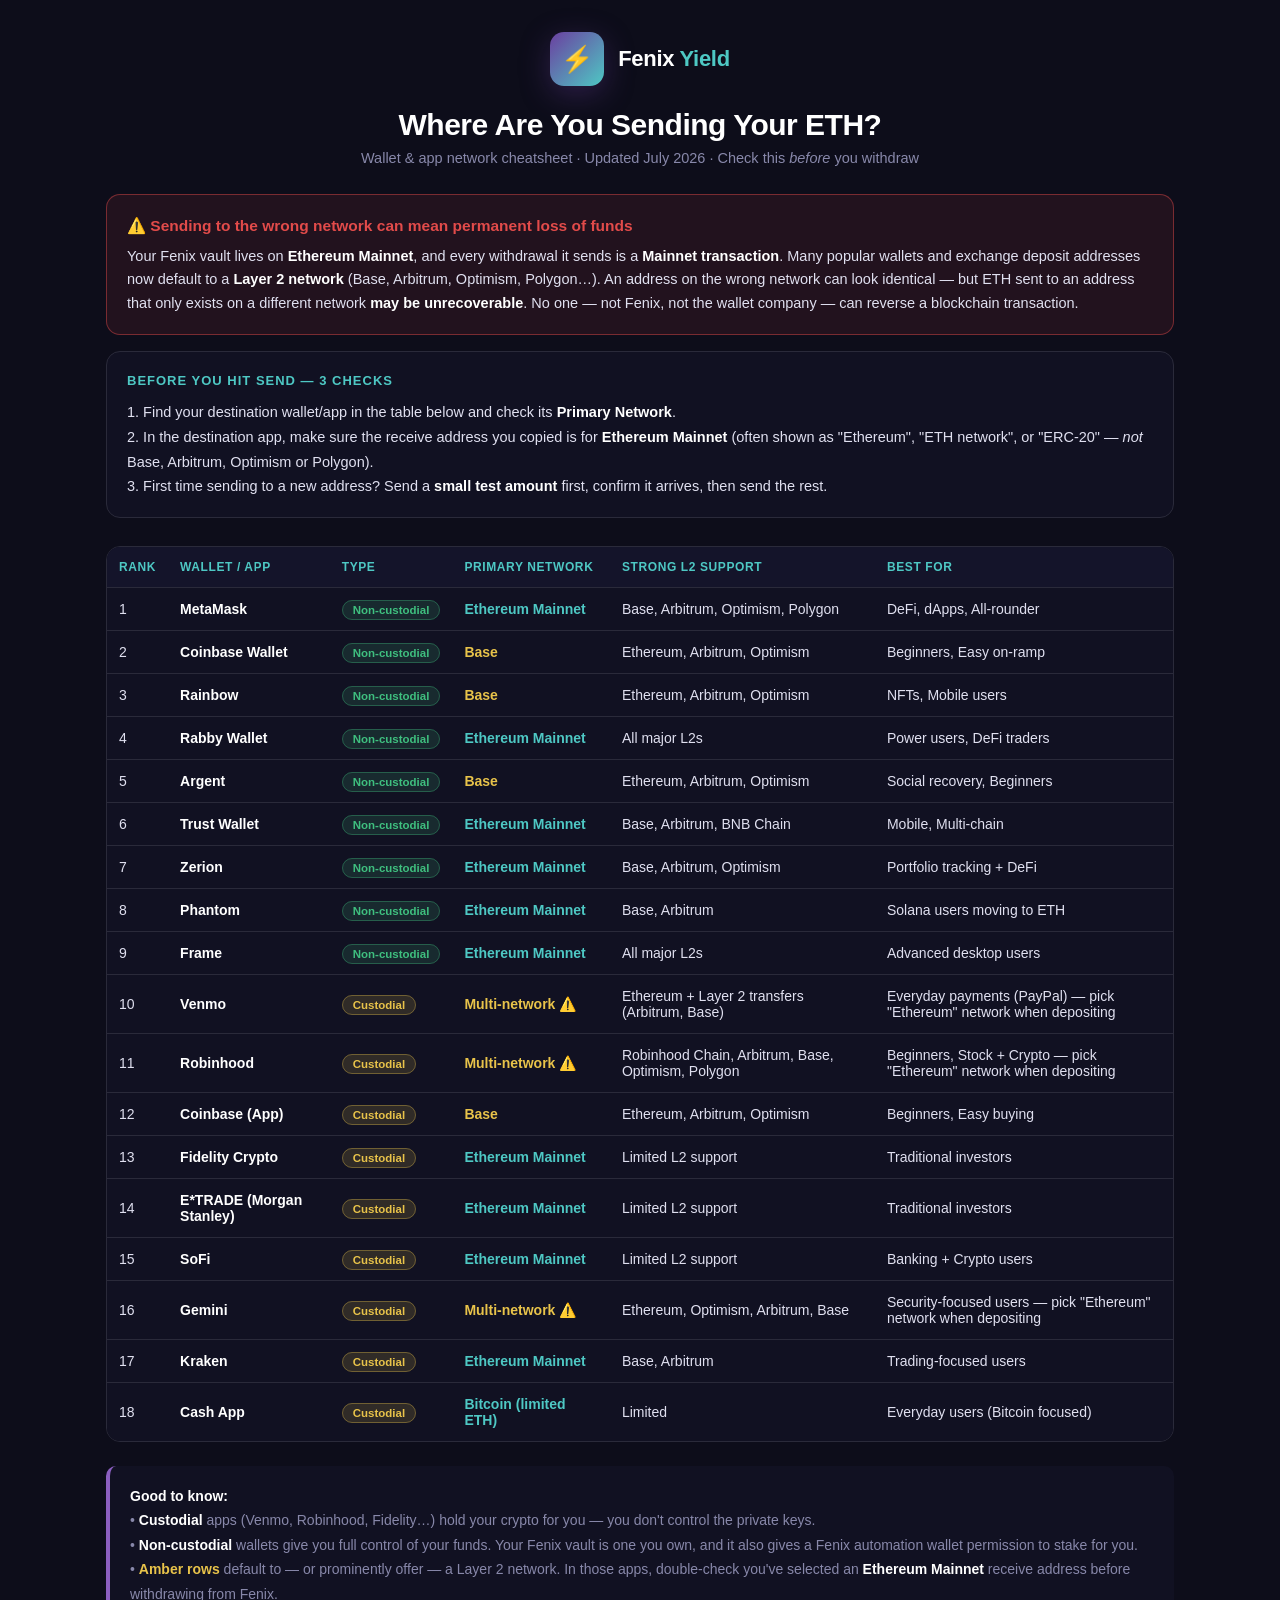
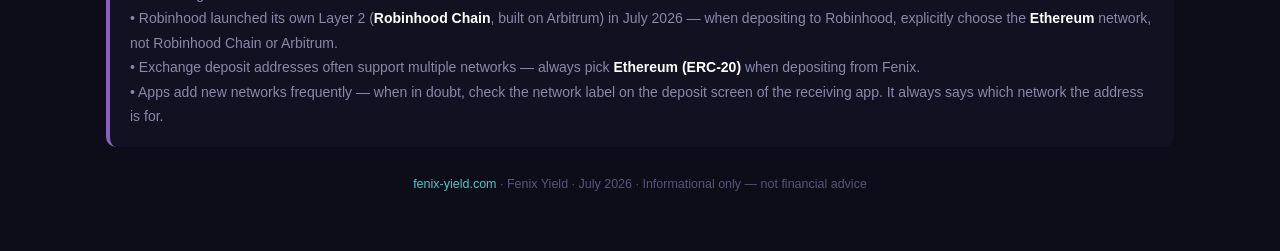
<file: eth-cheatsheet.html>
<!DOCTYPE html>
<html lang="en">
<head>
    <meta charset="UTF-8">
    <meta name="viewport" content="width=device-width, initial-scale=1.0">
    <title>Wallet Network Cheatsheet — Fenix Yield</title>
    <meta name="description" content="Which network should you send ETH on? A plain-English cheatsheet of wallet networks — Ethereum mainnet versus L2s like Base and Arbitrum — so your deposit lands where you expect.">
    <link rel="canonical" href="https://fenix-yield.com/eth-cheatsheet.html">
    <meta property="og:type" content="article">
    <meta property="og:site_name" content="Fenix Yield">
    <meta property="og:title" content="Wallet Network Cheatsheet — Fenix Yield">
    <meta property="og:description" content="Mainnet or L2? A plain-English guide to sending ETH on the right network so your deposit arrives.">
    <meta property="og:url" content="https://fenix-yield.com/eth-cheatsheet.html">
    <meta property="og:image" content="https://fenix-yield.com/og-image.png">
    <meta name="twitter:card" content="summary_large_image">
    <meta name="twitter:image" content="https://fenix-yield.com/og-image.png">
    <style>
        * { box-sizing: border-box; margin: 0; padding: 0; }
        :root {
            --bg: #0D0D1A; --card: #111122; --card2: #14142A;
            --line: #2A2A3A; --muted: #8888AA; --text: #E0E0F0; --white: #fff;
            --purple: #6B3FA0; --purple2: #8B5FC0; --teal: #4EC8C4;
            --red: #E24B4A; --amber: #E8C34A; --green: #3FBF7F;
        }
        body {
            font-family: -apple-system, BlinkMacSystemFont, 'Segoe UI', Roboto, sans-serif;
            background: var(--bg); color: var(--text);
            padding: 32px 16px 60px; max-width: 1100px; margin: 0 auto;
        }
        .brand { display: flex; align-items: center; justify-content: center; gap: 14px; margin-bottom: 22px; }
        .logo {
            width: 54px; height: 54px; border-radius: 14px; flex: 0 0 auto;
            background: linear-gradient(135deg, var(--purple), var(--teal));
            display: flex; align-items: center; justify-content: center; font-size: 26px;
            box-shadow: 0 8px 30px rgba(107,63,160,.35);
        }
        .brand-name { font-size: 22px; font-weight: 800; color: var(--white); letter-spacing: -0.3px; }
        .brand-name span { color: var(--teal); }
        h1 { text-align: center; font-size: 30px; font-weight: 800; color: var(--white); letter-spacing: -0.5px; margin-bottom: 8px; }
        .subtitle { text-align: center; color: var(--muted); font-size: 14.5px; margin-bottom: 28px; }

        .danger {
            background: rgba(226,75,74,.10); border: 1px solid rgba(226,75,74,.45);
            border-radius: 14px; padding: 18px 20px; margin-bottom: 16px; line-height: 1.65; font-size: 14.5px;
        }
        .danger .dt { color: var(--red); font-weight: 800; font-size: 15.5px; display: flex; align-items: center; gap: 8px; margin-bottom: 6px; }
        .danger strong { color: var(--white); }
        .steps {
            background: var(--card); border: 1px solid var(--line);
            border-radius: 14px; padding: 18px 20px; margin-bottom: 28px; line-height: 1.7; font-size: 14.5px;
        }
        .steps .st { color: var(--teal); font-weight: 800; font-size: 13px; letter-spacing: 1px; text-transform: uppercase; margin-bottom: 8px; }
        .steps strong { color: var(--white); }

        .table-wrap { overflow-x: auto; border-radius: 14px; border: 1px solid var(--line); }
        table { width: 100%; border-collapse: collapse; background: var(--card); min-width: 760px; }
        th {
            background: var(--card2); color: var(--teal); padding: 13px 12px; text-align: left;
            font-weight: 700; font-size: 12px; letter-spacing: .6px; text-transform: uppercase;
            border-bottom: 1px solid var(--line); white-space: nowrap;
        }
        td { padding: 13px 12px; border-bottom: 1px solid var(--line); font-size: 14px; color: var(--text); }
        tr:last-child td { border-bottom: 0; }
        tr:hover td { background: rgba(139,95,192,.06); }
        .wallet { font-weight: 700; color: var(--white); }
        .net-main { color: var(--teal); font-weight: 600; }
        .net-l2 { color: var(--amber); font-weight: 600; }
        .pill { padding: 3px 10px; border-radius: 20px; font-size: 11.5px; font-weight: 700; white-space: nowrap; }
        .custodial { background: rgba(232,195,74,.14); color: var(--amber); border: 1px solid rgba(232,195,74,.35); }
        .non-custodial { background: rgba(63,191,127,.14); color: var(--green); border: 1px solid rgba(63,191,127,.35); }

        .note {
            margin-top: 24px; padding: 18px 20px; background: var(--card);
            border-left: 4px solid var(--purple2); border-radius: 10px;
            font-size: 14px; color: var(--muted); line-height: 1.75;
        }
        .note strong { color: var(--white); }
        .footer { text-align: center; margin-top: 30px; color: #555577; font-size: 12.5px; }
        .footer a { color: var(--teal); text-decoration: none; }
    </style>
</head>
<body>
    <div class="brand">
        <div class="logo">⚡</div>
        <div class="brand-name">Fenix <span>Yield</span></div>
    </div>
    <h1>Where Are You Sending Your ETH?</h1>
    <p class="subtitle">Wallet &amp; app network cheatsheet · Updated July 2026 · Check this <em>before</em> you withdraw</p>

    <div class="danger">
        <div class="dt">⚠️ Sending to the wrong network can mean permanent loss of funds</div>
        Your Fenix vault lives on <strong>Ethereum Mainnet</strong>, and every withdrawal it sends is a
        <strong>Mainnet transaction</strong>. Many popular wallets and exchange deposit addresses now default to a
        <strong>Layer&nbsp;2 network</strong> (Base, Arbitrum, Optimism, Polygon…). An address on the wrong network can
        look identical — but ETH sent to an address that only exists on a different network <strong>may be unrecoverable</strong>.
        No one — not Fenix, not the wallet company — can reverse a blockchain transaction.
    </div>

    <div class="steps">
        <div class="st">Before you hit Send — 3 checks</div>
        1. Find your destination wallet/app in the table below and check its <strong>Primary Network</strong>.<br>
        2. In the destination app, make sure the receive address you copied is for <strong>Ethereum Mainnet</strong> (often shown as "Ethereum", "ETH network", or "ERC-20" — <em>not</em> Base, Arbitrum, Optimism or Polygon).<br>
        3. First time sending to a new address? Send a <strong>small test amount</strong> first, confirm it arrives, then send the rest.
    </div>

    <div class="table-wrap">
    <table>
        <thead>
            <tr>
                <th>Rank</th>
                <th>Wallet / App</th>
                <th>Type</th>
                <th>Primary Network</th>
                <th>Strong L2 Support</th>
                <th>Best For</th>
            </tr>
        </thead>
        <tbody>
            <!-- Non-custodial Wallets -->
            <tr>
                <td>1</td>
                <td class="wallet">MetaMask</td>
                <td><span class="pill non-custodial">Non-custodial</span></td>
                <td class="net-main">Ethereum Mainnet</td>
                <td>Base, Arbitrum, Optimism, Polygon</td>
                <td>DeFi, dApps, All-rounder</td>
            </tr>
            <tr>
                <td>2</td>
                <td class="wallet">Coinbase Wallet</td>
                <td><span class="pill non-custodial">Non-custodial</span></td>
                <td class="net-l2">Base</td>
                <td>Ethereum, Arbitrum, Optimism</td>
                <td>Beginners, Easy on-ramp</td>
            </tr>
            <tr>
                <td>3</td>
                <td class="wallet">Rainbow</td>
                <td><span class="pill non-custodial">Non-custodial</span></td>
                <td class="net-l2">Base</td>
                <td>Ethereum, Arbitrum, Optimism</td>
                <td>NFTs, Mobile users</td>
            </tr>
            <tr>
                <td>4</td>
                <td class="wallet">Rabby Wallet</td>
                <td><span class="pill non-custodial">Non-custodial</span></td>
                <td class="net-main">Ethereum Mainnet</td>
                <td>All major L2s</td>
                <td>Power users, DeFi traders</td>
            </tr>
            <tr>
                <td>5</td>
                <td class="wallet">Argent</td>
                <td><span class="pill non-custodial">Non-custodial</span></td>
                <td class="net-l2">Base</td>
                <td>Ethereum, Arbitrum, Optimism</td>
                <td>Social recovery, Beginners</td>
            </tr>
            <tr>
                <td>6</td>
                <td class="wallet">Trust Wallet</td>
                <td><span class="pill non-custodial">Non-custodial</span></td>
                <td class="net-main">Ethereum Mainnet</td>
                <td>Base, Arbitrum, BNB Chain</td>
                <td>Mobile, Multi-chain</td>
            </tr>
            <tr>
                <td>7</td>
                <td class="wallet">Zerion</td>
                <td><span class="pill non-custodial">Non-custodial</span></td>
                <td class="net-main">Ethereum Mainnet</td>
                <td>Base, Arbitrum, Optimism</td>
                <td>Portfolio tracking + DeFi</td>
            </tr>
            <tr>
                <td>8</td>
                <td class="wallet">Phantom</td>
                <td><span class="pill non-custodial">Non-custodial</span></td>
                <td class="net-main">Ethereum Mainnet</td>
                <td>Base, Arbitrum</td>
                <td>Solana users moving to ETH</td>
            </tr>
            <tr>
                <td>9</td>
                <td class="wallet">Frame</td>
                <td><span class="pill non-custodial">Non-custodial</span></td>
                <td class="net-main">Ethereum Mainnet</td>
                <td>All major L2s</td>
                <td>Advanced desktop users</td>
            </tr>

            <!-- Custodial / Retail Apps -->
            <tr>
                <td>10</td>
                <td class="wallet">Venmo</td>
                <td><span class="pill custodial">Custodial</span></td>
                <td class="net-l2">Multi-network ⚠️</td>
                <td>Ethereum + Layer 2 transfers (Arbitrum, Base)</td>
                <td>Everyday payments (PayPal) — pick "Ethereum" network when depositing</td>
            </tr>
            <tr>
                <td>11</td>
                <td class="wallet">Robinhood</td>
                <td><span class="pill custodial">Custodial</span></td>
                <td class="net-l2">Multi-network ⚠️</td>
                <td>Robinhood Chain, Arbitrum, Base, Optimism, Polygon</td>
                <td>Beginners, Stock + Crypto — pick "Ethereum" network when depositing</td>
            </tr>
            <tr>
                <td>12</td>
                <td class="wallet">Coinbase (App)</td>
                <td><span class="pill custodial">Custodial</span></td>
                <td class="net-l2">Base</td>
                <td>Ethereum, Arbitrum, Optimism</td>
                <td>Beginners, Easy buying</td>
            </tr>
            <tr>
                <td>13</td>
                <td class="wallet">Fidelity Crypto</td>
                <td><span class="pill custodial">Custodial</span></td>
                <td class="net-main">Ethereum Mainnet</td>
                <td>Limited L2 support</td>
                <td>Traditional investors</td>
            </tr>
            <tr>
                <td>14</td>
                <td class="wallet">E*TRADE (Morgan Stanley)</td>
                <td><span class="pill custodial">Custodial</span></td>
                <td class="net-main">Ethereum Mainnet</td>
                <td>Limited L2 support</td>
                <td>Traditional investors</td>
            </tr>
            <tr>
                <td>15</td>
                <td class="wallet">SoFi</td>
                <td><span class="pill custodial">Custodial</span></td>
                <td class="net-main">Ethereum Mainnet</td>
                <td>Limited L2 support</td>
                <td>Banking + Crypto users</td>
            </tr>
            <tr>
                <td>16</td>
                <td class="wallet">Gemini</td>
                <td><span class="pill custodial">Custodial</span></td>
                <td class="net-l2">Multi-network ⚠️</td>
                <td>Ethereum, Optimism, Arbitrum, Base</td>
                <td>Security-focused users — pick "Ethereum" network when depositing</td>
            </tr>
            <tr>
                <td>17</td>
                <td class="wallet">Kraken</td>
                <td><span class="pill custodial">Custodial</span></td>
                <td class="net-main">Ethereum Mainnet</td>
                <td>Base, Arbitrum</td>
                <td>Trading-focused users</td>
            </tr>
            <tr>
                <td>18</td>
                <td class="wallet">Cash App</td>
                <td><span class="pill custodial">Custodial</span></td>
                <td class="net-main">Bitcoin (limited ETH)</td>
                <td>Limited</td>
                <td>Everyday users (Bitcoin focused)</td>
            </tr>
        </tbody>
    </table>
    </div>

    <div class="note">
        <strong>Good to know:</strong><br>
        • <strong>Custodial</strong> apps (Venmo, Robinhood, Fidelity…) hold your crypto for you — you don't control the private keys.<br>
        • <strong>Non-custodial</strong> wallets give you full control of your funds. Your Fenix vault is one you own, and it also gives a Fenix automation wallet permission to stake for you.<br>
        • <strong style="color:#E8C34A">Amber rows</strong> default to — or prominently offer — a Layer 2 network. In those apps, double-check you've selected an <strong>Ethereum Mainnet</strong> receive address before withdrawing from Fenix.<br>
        • Robinhood launched its own Layer 2 (<strong>Robinhood Chain</strong>, built on Arbitrum) in July 2026 — when depositing to Robinhood, explicitly choose the <strong>Ethereum</strong> network, not Robinhood Chain or Arbitrum.<br>
        • Exchange deposit addresses often support multiple networks — always pick <strong>Ethereum (ERC-20)</strong> when depositing from Fenix.<br>
        • Apps add new networks frequently — when in doubt, check the network label on the deposit screen of the receiving app. It always says which network the address is for.
    </div>

    <div class="footer">
        <a href="https://fenix-yield.com">fenix-yield.com</a> · Fenix Yield · July 2026 · Informational only — not financial advice
    </div>
</body>
</html>
</file>
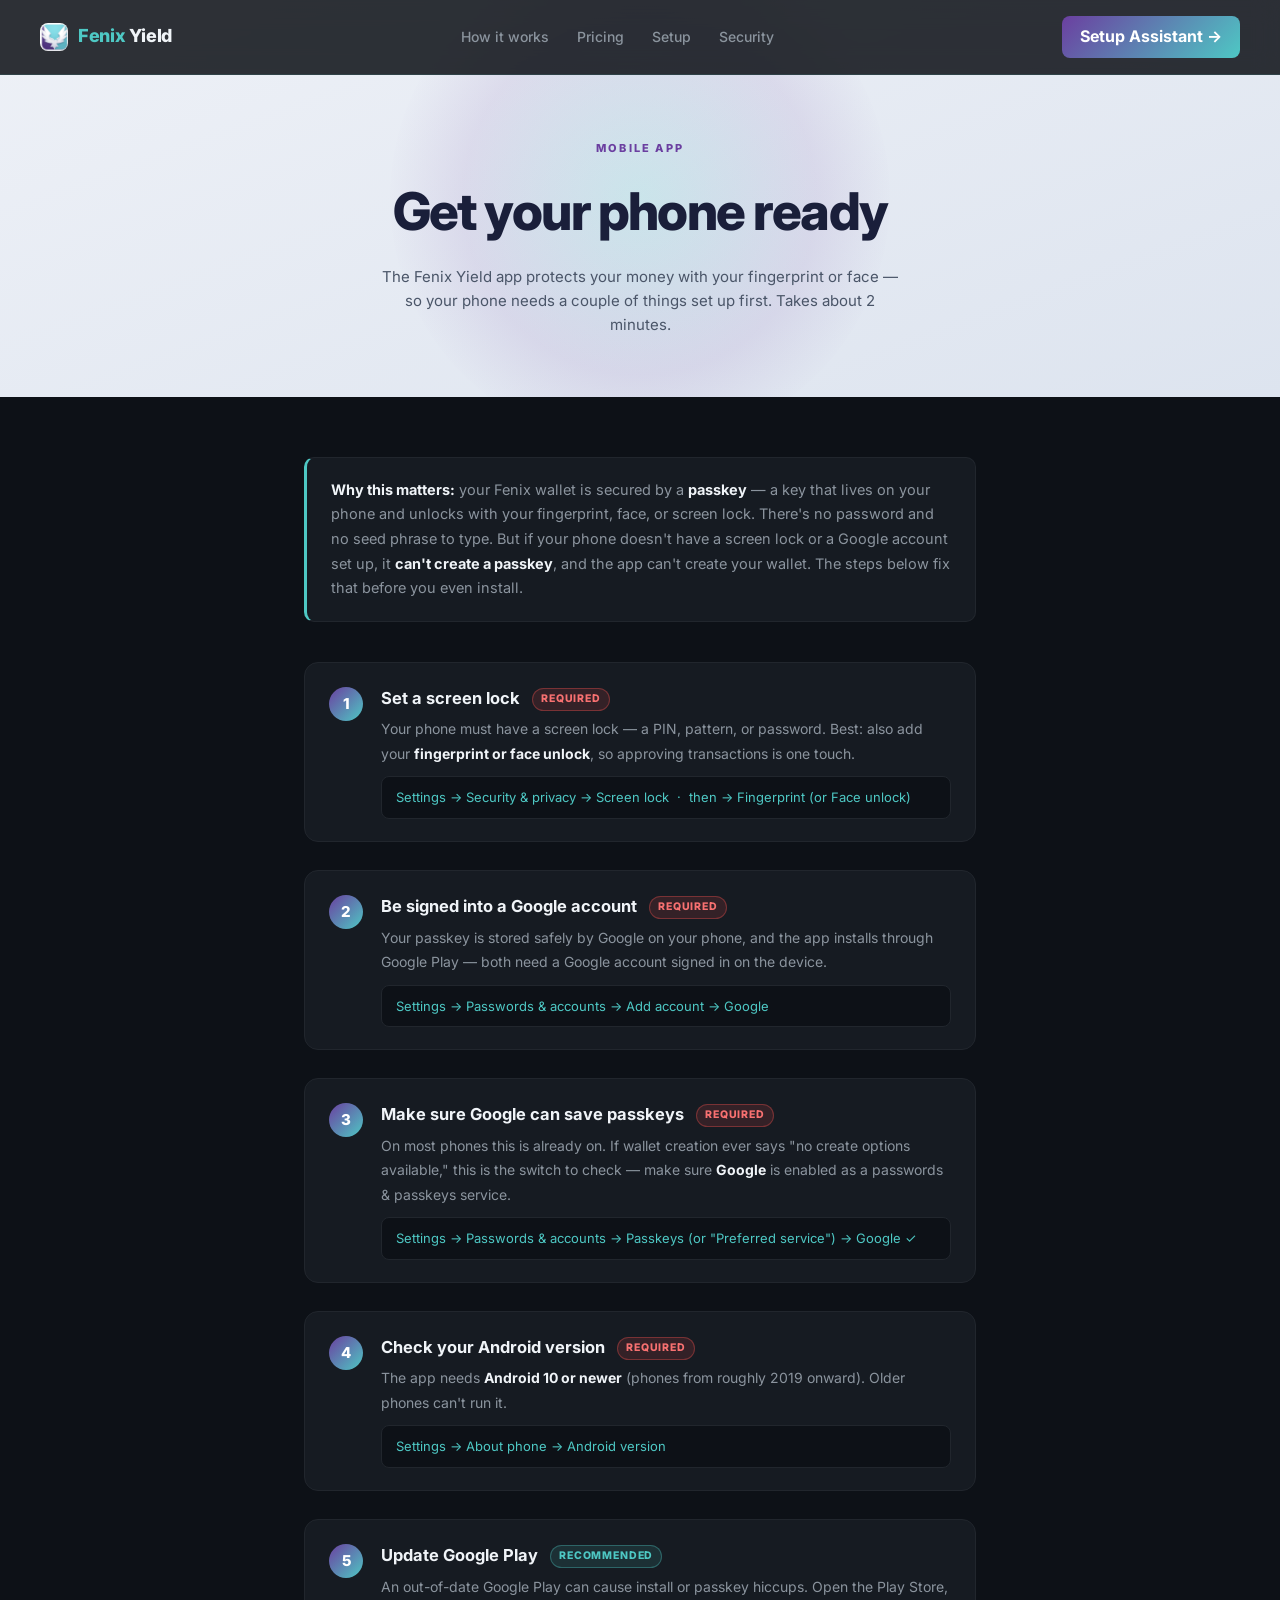
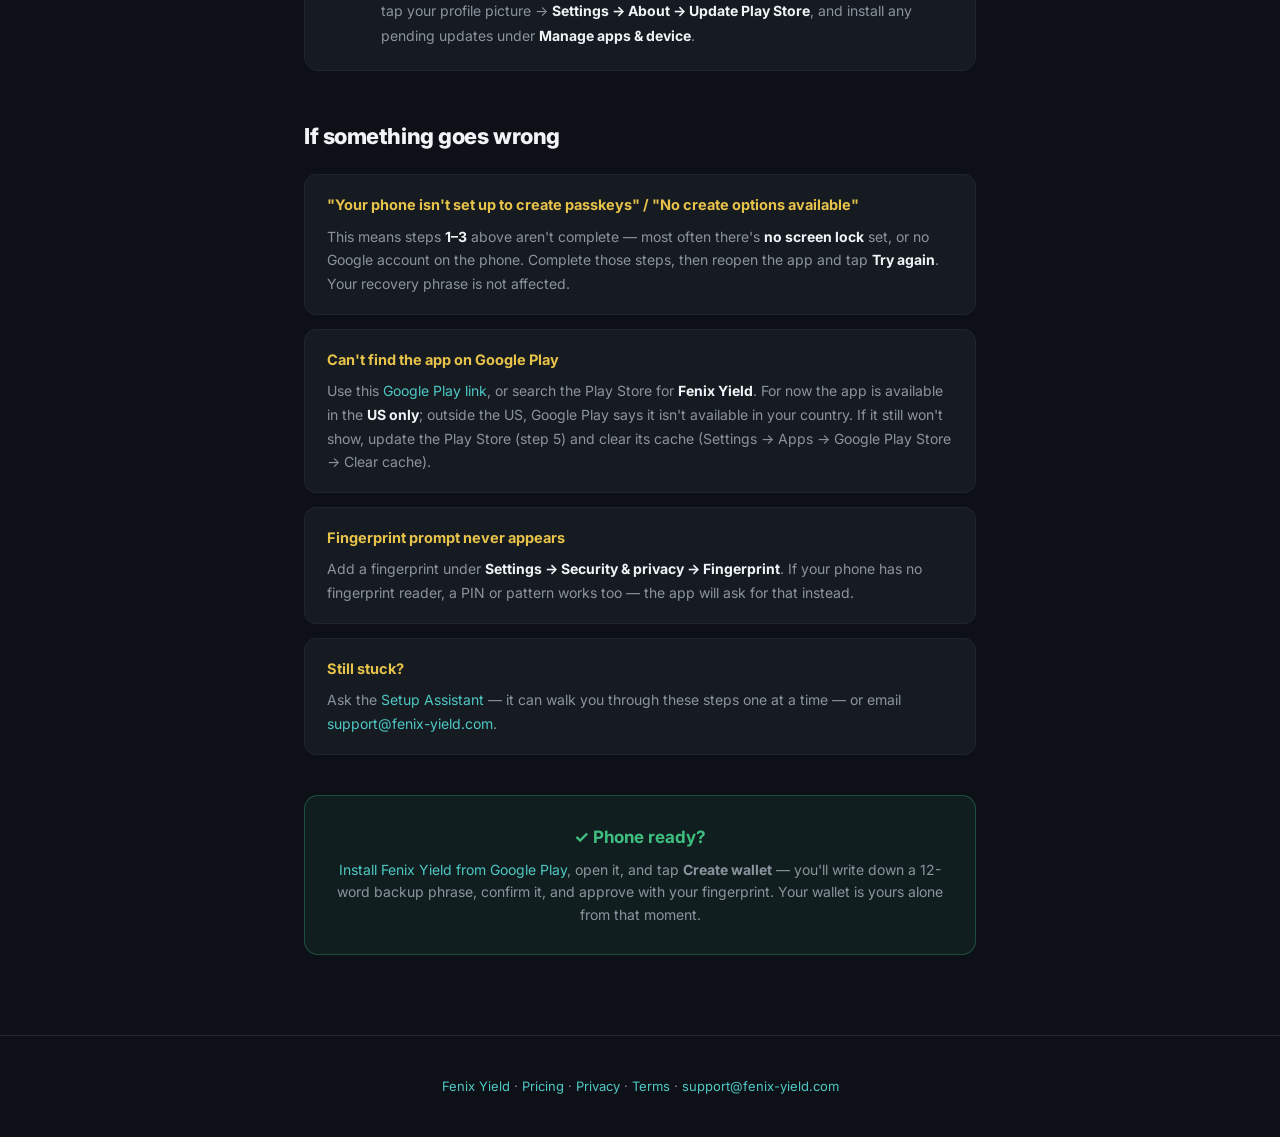
<file: phone-setup.html>
<!DOCTYPE html>
<html lang="en">
<head>
<meta charset="UTF-8" />
<meta name="viewport" content="width=device-width, initial-scale=1.0" />
<title>Get Your Phone Ready — Fenix Yield</title>
<meta name="description" content="Get your phone ready for the Fenix Yield app: set a screen lock, sign in to a Google account, and enable passkeys so wallet creation and approvals work first time.">
<link rel="canonical" href="https://fenix-yield.com/phone-setup.html">
<meta property="og:type" content="article">
<meta property="og:site_name" content="Fenix Yield">
<meta property="og:title" content="Get Your Phone Ready — Fenix Yield">
<meta property="og:description" content="Screen lock, Google account, and passkey support — so wallet creation and approvals work first time.">
<meta property="og:url" content="https://fenix-yield.com/phone-setup.html">
<meta property="og:image" content="https://fenix-yield.com/og-image.png">
<meta name="twitter:card" content="summary_large_image">
<meta name="twitter:image" content="https://fenix-yield.com/og-image.png">
<link rel="preconnect" href="https://fonts.googleapis.com">
<link rel="preconnect" href="https://fonts.gstatic.com" crossorigin>
<link href="https://fonts.googleapis.com/css2?family=Inter:wght@400;500;600;700;800;900&display=swap" rel="stylesheet">
<link rel="icon" href="fenix-logo.jpg" type="image/jpeg">
<style>
:root {
  --navy: #0d1117;
  --navy2: #161b22;
  --purple: #6B3FA0;
  --teal: #4EC8C4;
  --white: #f0f4f8;
  --muted: #8b949e;
  --border: #21262d;
  --green: #3FBF7F;
  --amber: #E8C34A;
}
* { box-sizing: border-box; margin: 0; padding: 0; }
body {
  background: var(--navy);
  color: var(--white);
  font-family: Inter, system-ui, -apple-system, BlinkMacSystemFont, sans-serif;
  line-height: 1.6;
}
a { color: var(--teal); text-decoration: none; }
a:hover { text-decoration: underline; }

nav {
  position: fixed;
  inset: 0 0 auto 0;
  z-index: 100;
  display: flex;
  align-items: center;
  justify-content: space-between;
  gap: 32px;
  padding: 16px 40px;
  background: rgba(13,17,23,0.86);
  backdrop-filter: blur(12px);
  border-bottom: 1px solid rgba(78,200,196,0.12);
}
.nav-logo { display: inline-flex; align-items: center; gap: 10px; text-decoration: none; font-size: 18px; font-weight: 800; letter-spacing: -0.02em; color: var(--white); }
.logo-img { width: 28px; height: 28px; border-radius: 8px; object-fit: cover; }
.nav-logo .fenix { color: var(--teal); }
.nav-links { display: flex; align-items: center; gap: 28px; list-style: none; }
.nav-links a { color: var(--muted); text-decoration: none; font-size: 14px; font-weight: 500; transition: color 0.2s; }
.nav-links a:hover { color: var(--white); }
.nav-cta { display: inline-flex; align-items: center; padding: 8px 18px; border-radius: 8px; color: #fff !important; background: linear-gradient(135deg, var(--purple), var(--teal)); font-weight: 700 !important; text-decoration: none !important; }

.page-header { padding: 140px 24px 60px; text-align: center; background: linear-gradient(160deg, #eef1f7 0%, #dde4ef 100%); position: relative; overflow: hidden; }
.page-header::before { content: ""; position: absolute; width: 500px; height: 500px; border-radius: 50%; top: 50%; left: 50%; transform: translate(-50%, -50%); background: radial-gradient(ellipse, rgba(78,200,196,0.18) 0%, rgba(107,63,160,0.1) 50%, transparent 72%); }
.page-header-inner { position: relative; z-index: 1; }
.page-eyebrow { font-size: 11px; font-weight: 800; letter-spacing: 0.2em; text-transform: uppercase; color: var(--purple); margin-bottom: 12px; }
.page-title { font-size: clamp(32px, 6vw, 52px); font-weight: 800; letter-spacing: -0.03em; color: #1a1f3a; margin-bottom: 12px; }
.page-meta { font-size: 15px; color: #4a5568; max-width: 520px; margin: 0 auto; }

main { max-width: 720px; margin: 0 auto; padding: 60px 24px 80px; }

.why-box {
  background: var(--navy2);
  border: 1px solid var(--border);
  border-left: 3px solid var(--teal);
  border-radius: 10px;
  padding: 20px 24px;
  margin-bottom: 40px;
  font-size: 14.5px;
  color: var(--muted);
  line-height: 1.7;
}
.why-box strong { color: var(--white); }

.step {
  display: flex;
  gap: 18px;
  margin-bottom: 28px;
  background: var(--navy2);
  border: 1px solid var(--border);
  border-radius: 14px;
  padding: 22px 24px;
}
.step-num {
  width: 34px; height: 34px; border-radius: 50%;
  background: linear-gradient(135deg, var(--purple), var(--teal));
  color: #fff; font-weight: 800; font-size: 15px;
  display: flex; align-items: center; justify-content: center;
  flex-shrink: 0; margin-top: 2px;
}
.step-body { flex: 1; }
.step-title { font-size: 16.5px; font-weight: 700; color: var(--white); margin-bottom: 6px; }
.step-req { display: inline-block; font-size: 10.5px; font-weight: 800; letter-spacing: 0.08em; text-transform: uppercase; padding: 2px 8px; border-radius: 20px; margin-left: 8px; vertical-align: 2px; }
.req-must { background: rgba(226,75,74,0.15); color: #f87171; border: 1px solid rgba(226,75,74,0.4); }
.req-rec { background: rgba(78,200,196,0.12); color: var(--teal); border: 1px solid rgba(78,200,196,0.35); }
.step-text { font-size: 14px; color: var(--muted); line-height: 1.75; }
.step-text strong { color: var(--white); }
.step-path {
  display: block;
  background: var(--navy);
  border: 1px solid var(--border);
  border-radius: 8px;
  padding: 10px 14px;
  margin-top: 10px;
  font-size: 13px;
  color: var(--teal);
}

.trouble { margin-top: 48px; }
.trouble h2 { font-size: 22px; font-weight: 800; letter-spacing: -0.02em; margin-bottom: 20px; }
.trouble-item { border: 1px solid var(--border); border-radius: 12px; padding: 18px 22px; margin-bottom: 14px; background: var(--navy2); }
.trouble-q { font-weight: 700; font-size: 14.5px; margin-bottom: 8px; color: var(--amber); }
.trouble-a { color: var(--muted); font-size: 14px; line-height: 1.7; }
.trouble-a strong { color: var(--white); }

.done-box {
  margin-top: 40px;
  text-align: center;
  background: rgba(63,191,127,0.08);
  border: 1px solid rgba(63,191,127,0.3);
  border-radius: 14px;
  padding: 28px 24px;
}
.done-box .big { font-size: 17px; font-weight: 700; color: var(--green); margin-bottom: 8px; }
.done-box p { font-size: 14px; color: var(--muted); }

footer { border-top: 1px solid var(--border); padding: 40px; text-align: center; color: var(--muted); font-size: 13px; }
footer a { color: var(--teal); }

@media (max-width: 600px) {
  nav { padding: 14px 20px; }
  .nav-links { display: none; }
  main { padding: 48px 16px 60px; }
  .step { padding: 18px 16px; gap: 12px; }
}
</style>
</head>
<body>

<nav>
  <a class="nav-logo" href="index.html">
    <img class="logo-img" src="fenix-logo.jpg" alt="Fenix Yield">
    <span><span class="fenix">Fenix</span> Yield</span>
  </a>
  <ul class="nav-links">
    <li><a href="index.html#how-it-works">How it works</a></li>
    <li><a href="pricing.html">Pricing</a></li>
    <li><a href="setup.html">Setup</a></li>
    <li><a href="security.html">Security</a></li>
  </ul>
  <a class="nav-cta" href="setup-chat.html">Setup Assistant →</a>
</nav>

<div class="page-header">
  <div class="page-header-inner">
    <p class="page-eyebrow">Mobile App</p>
    <h1 class="page-title">Get your phone ready</h1>
    <p class="page-meta">The Fenix Yield app protects your money with your fingerprint or face — so your phone needs a couple of things set up first. Takes about 2 minutes.</p>
  </div>
</div>

<main>

  <div class="why-box">
    <strong>Why this matters:</strong> your Fenix wallet is secured by a <strong>passkey</strong> — a key that lives on your phone and unlocks with your fingerprint, face, or screen lock. There's no password and no seed phrase to type. But if your phone doesn't have a screen lock or a Google account set up, it <strong>can't create a passkey</strong>, and the app can't create your wallet. The steps below fix that before you even install.
  </div>

  <div class="step">
    <div class="step-num">1</div>
    <div class="step-body">
      <p class="step-title">Set a screen lock <span class="step-req req-must">Required</span></p>
      <p class="step-text">Your phone must have a screen lock — a PIN, pattern, or password. Best: also add your <strong>fingerprint or face unlock</strong>, so approving transactions is one touch.</p>
      <span class="step-path">Settings → Security &amp; privacy → Screen lock &nbsp;·&nbsp; then → Fingerprint (or Face unlock)</span>
    </div>
  </div>

  <div class="step">
    <div class="step-num">2</div>
    <div class="step-body">
      <p class="step-title">Be signed into a Google account <span class="step-req req-must">Required</span></p>
      <p class="step-text">Your passkey is stored safely by Google on your phone, and the app installs through Google Play — both need a Google account signed in on the device.</p>
      <span class="step-path">Settings → Passwords &amp; accounts → Add account → Google</span>
    </div>
  </div>

  <div class="step">
    <div class="step-num">3</div>
    <div class="step-body">
      <p class="step-title">Make sure Google can save passkeys <span class="step-req req-must">Required</span></p>
      <p class="step-text">On most phones this is already on. If wallet creation ever says "no create options available," this is the switch to check — make sure <strong>Google</strong> is enabled as a passwords &amp; passkeys service.</p>
      <span class="step-path">Settings → Passwords &amp; accounts → Passkeys (or "Preferred service") → Google ✓</span>
    </div>
  </div>

  <div class="step">
    <div class="step-num">4</div>
    <div class="step-body">
      <p class="step-title">Check your Android version <span class="step-req req-must">Required</span></p>
      <p class="step-text">The app needs <strong>Android 10 or newer</strong> (phones from roughly 2019 onward). Older phones can't run it.</p>
      <span class="step-path">Settings → About phone → Android version</span>
    </div>
  </div>

  <div class="step">
    <div class="step-num">5</div>
    <div class="step-body">
      <p class="step-title">Update Google Play <span class="step-req req-rec">Recommended</span></p>
      <p class="step-text">An out-of-date Google Play can cause install or passkey hiccups. Open the Play Store, tap your profile picture → <strong>Settings → About → Update Play Store</strong>, and install any pending updates under <strong>Manage apps &amp; device</strong>.</p>
    </div>
  </div>

  <div class="trouble">
    <h2>If something goes wrong</h2>

    <div class="trouble-item">
      <p class="trouble-q">"Your phone isn't set up to create passkeys" / "No create options available"</p>
      <p class="trouble-a">This means steps <strong>1–3</strong> above aren't complete — most often there's <strong>no screen lock</strong> set, or no Google account on the phone. Complete those steps, then reopen the app and tap <strong>Try again</strong>. Your recovery phrase is not affected.</p>
    </div>

    <div class="trouble-item">
      <p class="trouble-q">Can't find the app on Google Play</p>
      <p class="trouble-a">Use this <a href="https://play.google.com/store/apps/details?id=com.fenixyield.app" target="_blank" rel="noopener">Google Play link</a>, or search the Play Store for <strong>Fenix Yield</strong>. For now the app is available in the <strong>US only</strong>; outside the US, Google Play says it isn't available in your country. If it still won't show, update the Play Store (step 5) and clear its cache (Settings → Apps → Google Play Store → Clear cache).</p>
    </div>

    <div class="trouble-item">
      <p class="trouble-q">Fingerprint prompt never appears</p>
      <p class="trouble-a">Add a fingerprint under <strong>Settings → Security &amp; privacy → Fingerprint</strong>. If your phone has no fingerprint reader, a PIN or pattern works too — the app will ask for that instead.</p>
    </div>

    <div class="trouble-item">
      <p class="trouble-q">Still stuck?</p>
      <p class="trouble-a">Ask the <a href="setup-chat.html">Setup Assistant</a> — it can walk you through these steps one at a time — or email <a href="mailto:support@fenix-yield.com">support@fenix-yield.com</a>.</p>
    </div>
  </div>

  <div class="done-box">
    <p class="big">✓ Phone ready?</p>
    <p><a href="https://play.google.com/store/apps/details?id=com.fenixyield.app" target="_blank" rel="noopener">Install Fenix Yield from Google Play</a>, open it, and tap <strong>Create wallet</strong> — you'll write down a 12-word backup phrase, confirm it, and approve with your fingerprint. Your wallet is yours alone from that moment.</p>
  </div>

</main>

<footer>
  <a href="index.html">Fenix Yield</a> · <a href="pricing.html">Pricing</a> · <a href="privacy.html">Privacy</a> · <a href="terms.html">Terms</a> · <a href="mailto:support@fenix-yield.com">support@fenix-yield.com</a>
</footer>

</body>
</html>
</file>
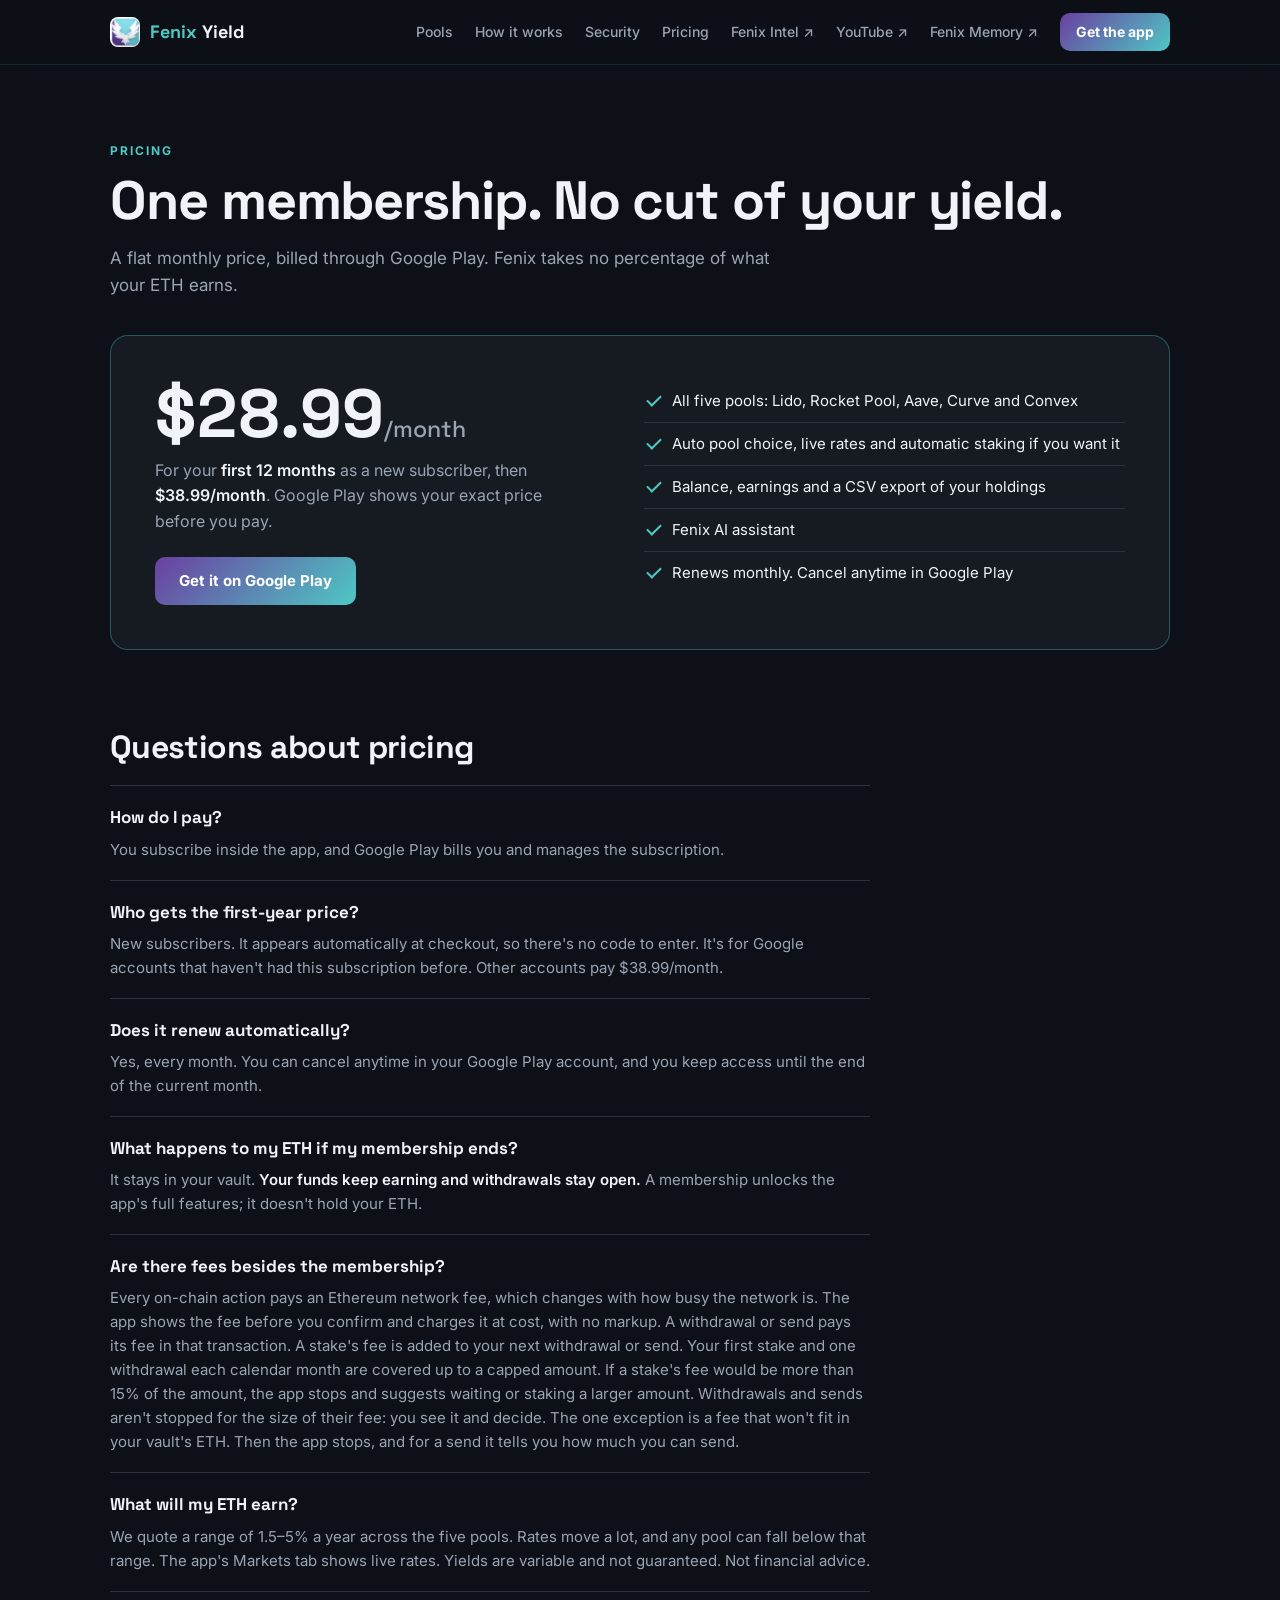
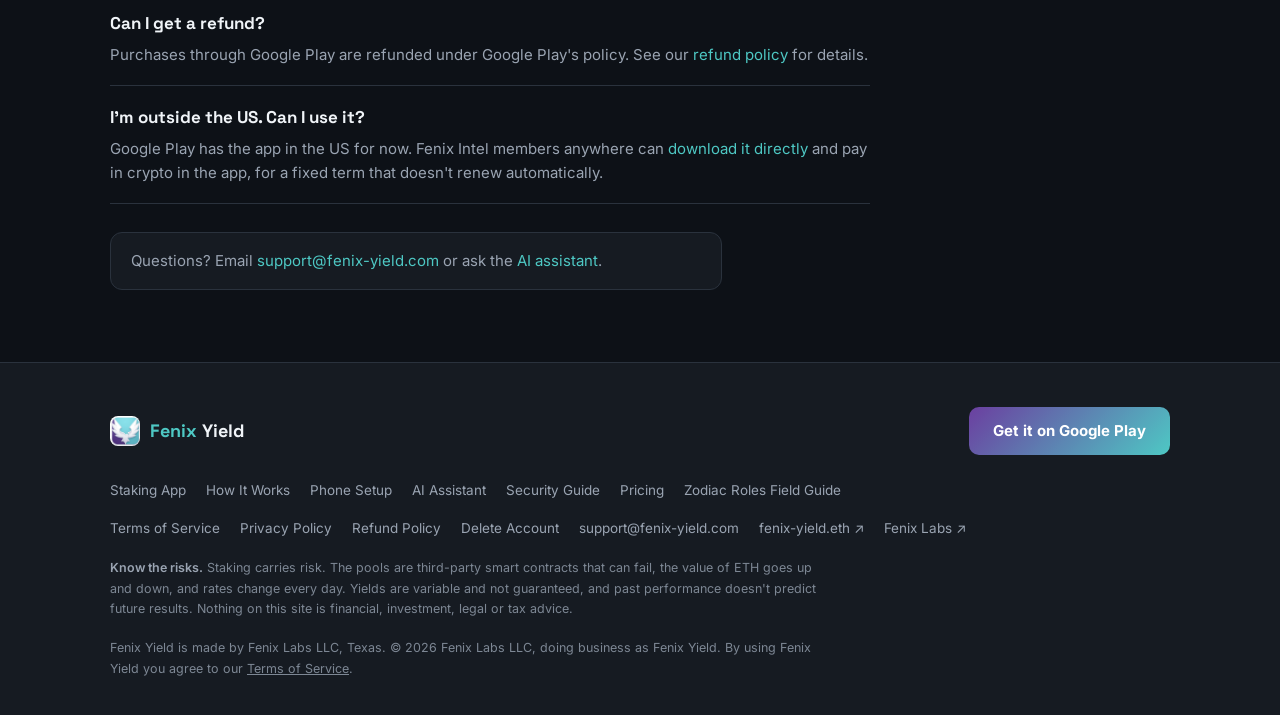
<file: pricing.html>
<!DOCTYPE html>
<html lang="en">
<head>
<meta charset="UTF-8">
<meta name="viewport" content="width=device-width, initial-scale=1">
<title>Pricing: Fenix Yield App</title>
<meta name="description" content="Fenix Yield is one monthly membership billed through Google Play: $28.99/month for new subscribers' first 12 months, then $38.99/month. No cut of your yield. Ethereum network fees apply.">
<link rel="canonical" href="https://fenix-yield.com/pricing.html">
<meta property="og:type" content="website">
<meta property="og:site_name" content="Fenix Yield">
<meta property="og:title" content="Pricing: Fenix Yield App">
<meta property="og:description" content="One monthly membership through Google Play. No cut of your yield.">
<meta property="og:url" content="https://fenix-yield.com/pricing.html">
<meta property="og:image" content="https://fenix-yield.com/og-image.png">
<meta name="twitter:card" content="summary_large_image">
<meta name="twitter:image" content="https://fenix-yield.com/og-image.png">
<link rel="icon" href="fenix-logo.jpg" type="image/jpeg">
<link rel="preconnect" href="https://fonts.googleapis.com">
<link rel="preconnect" href="https://fonts.gstatic.com" crossorigin>
<link href="https://fonts.googleapis.com/css2?family=Inter:wght@400;500;600;700&family=Space+Grotesk:wght@500;700&display=swap" rel="stylesheet">
<link rel="stylesheet" href="site.css">
</head>
<body>

<nav aria-label="Main">
  <div class="wrap nav-row">
    <a class="brand" href="index.html"><img src="fenix-logo.jpg" alt=""><span><span>Fenix</span> Yield</span></a>
    <ul class="nav-links">
      <li class="opt"><a href="index.html#pools">Pools</a></li>
      <li class="opt"><a href="setup.html">How it works</a></li>
      <li class="opt"><a href="security.html">Security</a></li>
      <li class="opt"><a href="pricing.html">Pricing</a></li>
      <li class="opt"><a href="https://intel.fenix-yield.com" target="_blank" rel="noopener">Fenix Intel ↗</a></li>
      <li class="opt"><a href="https://www.youtube.com/@FenixIntel" target="_blank" rel="noopener">YouTube ↗</a></li>
      <li class="opt"><a href="https://memory.fenix-yield.com" target="_blank" rel="noopener">Fenix Memory ↗</a></li>
      <li><a class="btn btn-fill" href="https://play.google.com/store/apps/details?id=com.fenixyield.app" target="_blank" rel="noopener">Get the app</a></li>
    </ul>
  </div>
</nav>

<main>
  <header class="page-head">
    <div class="wrap">
      <p class="eyebrow">Pricing</p>
      <h1>One membership. No cut of your yield.</h1>
      <p class="lede">A flat monthly price, billed through Google Play. Fenix takes no percentage of what your ETH earns.</p>
      <div class="price-card">
        <div class="price-main">
          <b>$28.99<small>/month</small></b>
          <p>For your <strong>first 12 months</strong> as a new subscriber, then <strong>$38.99/month</strong>. Google Play shows your exact price before you pay.</p>
          <a class="btn btn-fill" href="https://play.google.com/store/apps/details?id=com.fenixyield.app" target="_blank" rel="noopener">Get it on Google Play</a>
        </div>
        <div>
          <ul class="checks">
            <li>All five pools: Lido, Rocket Pool, Aave, Curve and Convex</li>
            <li>Auto pool choice, live rates and automatic staking if you want it</li>
            <li>Balance, earnings and a CSV export of your holdings</li>
            <li>Fenix AI assistant</li>
            <li>Renews monthly. Cancel anytime in Google Play</li>
          </ul>
        </div>
      </div>
    </div>
  </header>

  <section class="page-sec">
    <div class="wrap">
      <h2>Questions about pricing</h2>
      <div class="faq">
        <div class="faq-item">
          <p class="faq-q">How do I pay?</p>
          <p class="faq-a">You subscribe inside the app, and Google Play bills you and manages the subscription.</p>
        </div>
        <div class="faq-item">
          <p class="faq-q">Who gets the first-year price?</p>
          <p class="faq-a">New subscribers. It appears automatically at checkout, so there's no code to enter. It's for Google accounts that haven't had this subscription before. Other accounts pay $38.99/month.</p>
        </div>
        <div class="faq-item">
          <p class="faq-q">Does it renew automatically?</p>
          <p class="faq-a">Yes, every month. You can cancel anytime in your Google Play account, and you keep access until the end of the current month.</p>
        </div>
        <div class="faq-item">
          <p class="faq-q">What happens to my ETH if my membership ends?</p>
          <p class="faq-a">It stays in your vault. <strong>Your funds keep earning and withdrawals stay open.</strong> A membership unlocks the app's full features; it doesn't hold your ETH.</p>
        </div>
        <div class="faq-item">
          <p class="faq-q">Are there fees besides the membership?</p>
          <p class="faq-a">Every on-chain action pays an Ethereum network fee, which changes with how busy the network is. The app shows the fee before you confirm and charges it at cost, with no markup. A withdrawal or send pays its fee in that transaction. A stake's fee is added to your next withdrawal or send. Your first stake and one withdrawal each calendar month are covered up to a capped amount. If a stake's fee would be more than 15% of the amount, the app stops and suggests waiting or staking a larger amount. Withdrawals and sends aren't stopped for the size of their fee: you see it and decide. The one exception is a fee that won't fit in your vault's ETH. Then the app stops, and for a send it tells you how much you can send.</p>
        </div>
        <div class="faq-item">
          <p class="faq-q">What will my ETH earn?</p>
          <p class="faq-a">We quote a range of 1.5&ndash;5% a year across the five pools. Rates move a lot, and any pool can fall below that range. The app's Markets tab shows live rates. Yields are variable and not guaranteed. Not financial advice.</p>
        </div>
        <div class="faq-item">
          <p class="faq-q">Can I get a refund?</p>
          <p class="faq-a">Purchases through Google Play are refunded under Google Play's policy. See our <a href="refund-policy.html">refund policy</a> for details.</p>
        </div>
        <div class="faq-item">
          <p class="faq-q">I'm outside the US. Can I use it?</p>
          <p class="faq-a">Google Play has the app in the US for now. Fenix Intel members anywhere can <a href="https://intel.fenix-yield.com/app#direct" target="_blank" rel="noopener">download it directly</a> and pay in crypto in the app, for a fixed term that doesn't renew automatically.</p>
        </div>
      </div>
      <p class="callout" style="margin-top:28px">Questions? Email <a href="mailto:support@fenix-yield.com">support@fenix-yield.com</a> or ask the <a href="setup-chat.html">AI assistant</a>.</p>
    </div>
  </section>
</main>

<footer>
  <div class="wrap">
    <div class="foot-top">
      <a class="brand" href="index.html"><img src="fenix-logo.jpg" alt=""><span><span>Fenix</span> Yield</span></a>
      <a class="btn btn-fill" href="https://play.google.com/store/apps/details?id=com.fenixyield.app" target="_blank" rel="noopener">Get it on Google Play</a>
    </div>
    <ul class="foot-links">
      <li><a href="staking-app.html">Staking App</a></li>
      <li><a href="setup.html">How It Works</a></li>
      <li><a href="phone-setup.html">Phone Setup</a></li>
      <li><a href="setup-chat.html">AI Assistant</a></li>
      <li><a href="security.html">Security Guide</a></li>
      <li><a href="pricing.html">Pricing</a></li>
      <li><a href="zodiac-roles-v2-guide.html">Zodiac Roles Field Guide</a></li>
    </ul>
    <ul class="foot-links">
      <li><a href="terms.html">Terms of Service</a></li>
      <li><a href="privacy.html">Privacy Policy</a></li>
      <li><a href="refund-policy.html">Refund Policy</a></li>
      <li><a href="delete-account.html">Delete Account</a></li>
      <li><a href="mailto:support@fenix-yield.com">support@fenix-yield.com</a></li>
      <li><a href="https://app.ens.domains/fenix-yield.eth" target="_blank" rel="noopener">fenix-yield.eth ↗</a></li>
      <li><a href="https://fenix-labs.dev" target="_blank" rel="noopener">Fenix Labs ↗</a></li>
    </ul>
    <p class="fine"><strong>Know the risks.</strong> Staking carries risk. The pools are third-party smart contracts that can fail, the value of ETH goes up and down, and rates change every day. Yields are variable and not guaranteed, and past performance doesn't predict future results. Nothing on this site is financial, investment, legal or tax advice.</p>
    <p class="fine">Fenix Yield is made by Fenix Labs LLC, Texas. © 2026 Fenix Labs LLC, doing business as Fenix Yield. By using Fenix Yield you agree to our <a href="terms.html" style="color:inherit">Terms of Service</a>.</p>
  </div>
</footer>

</body>
</html>
</file>
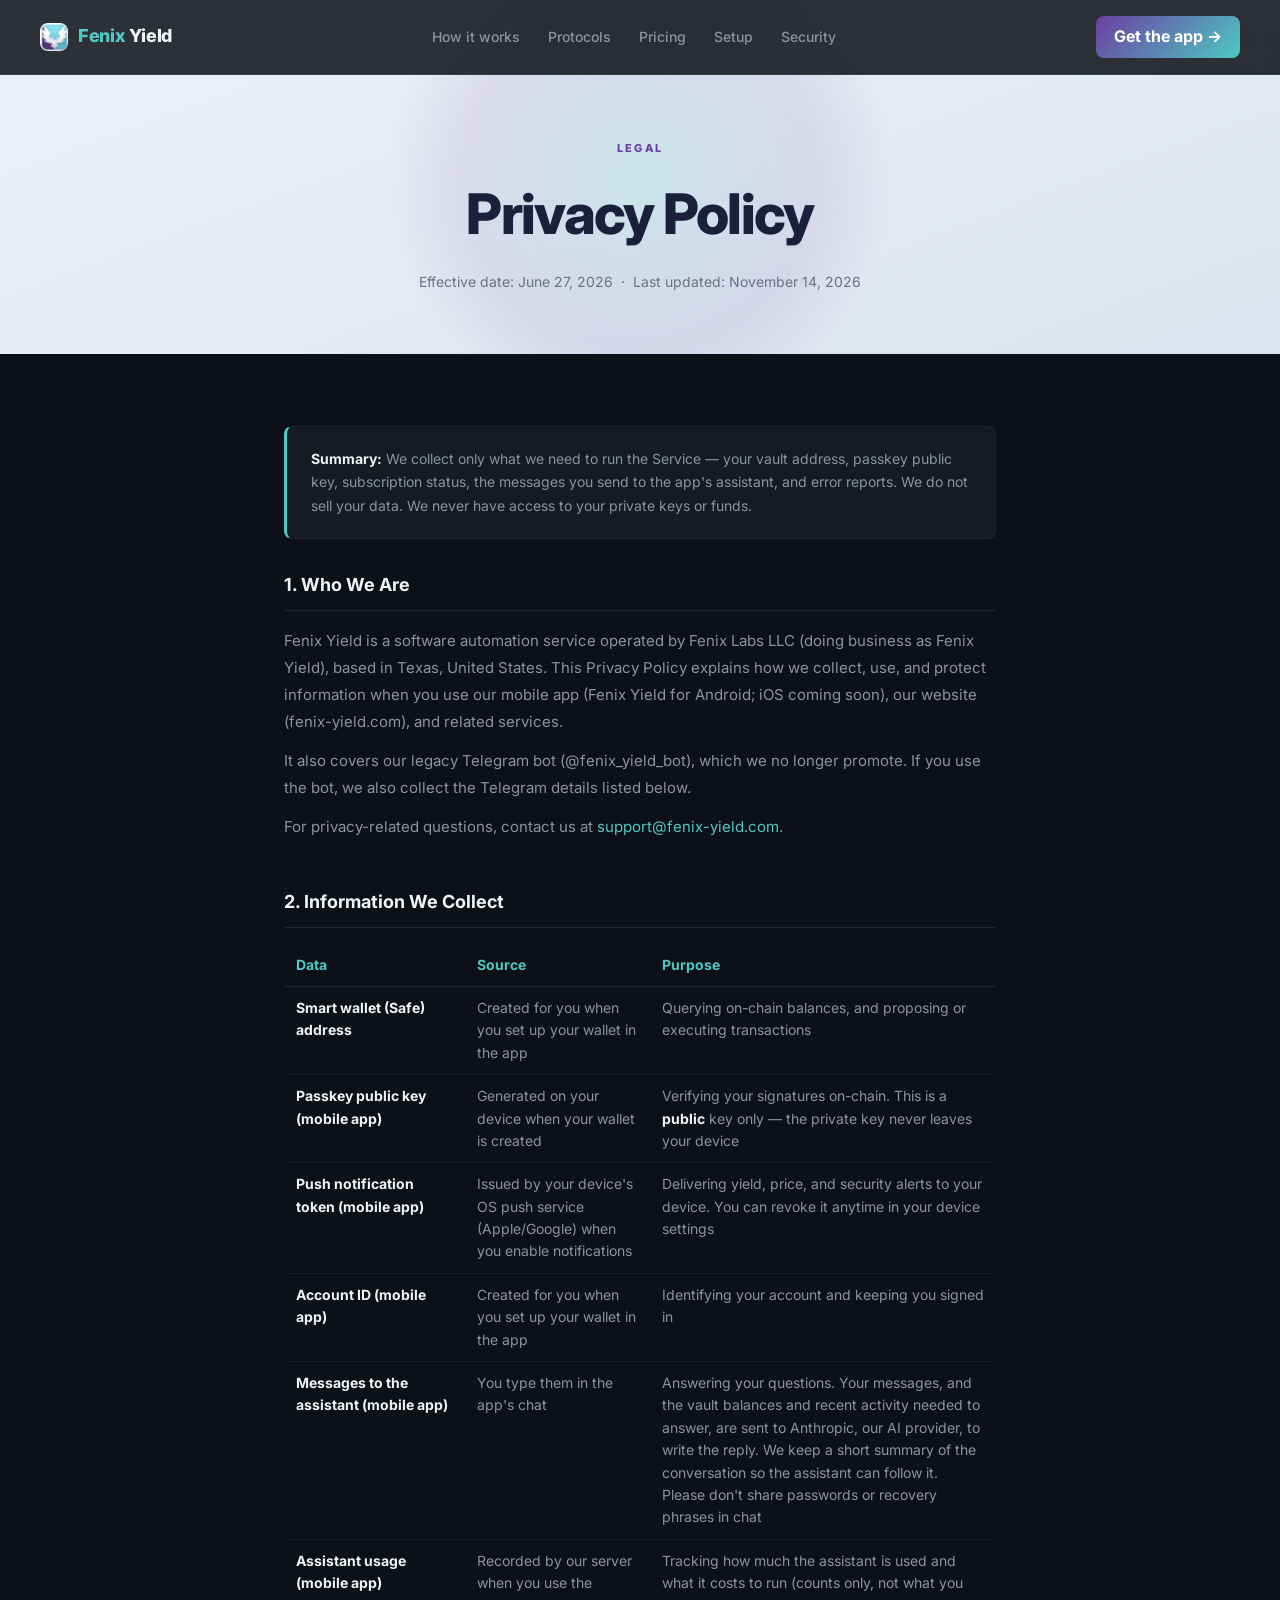
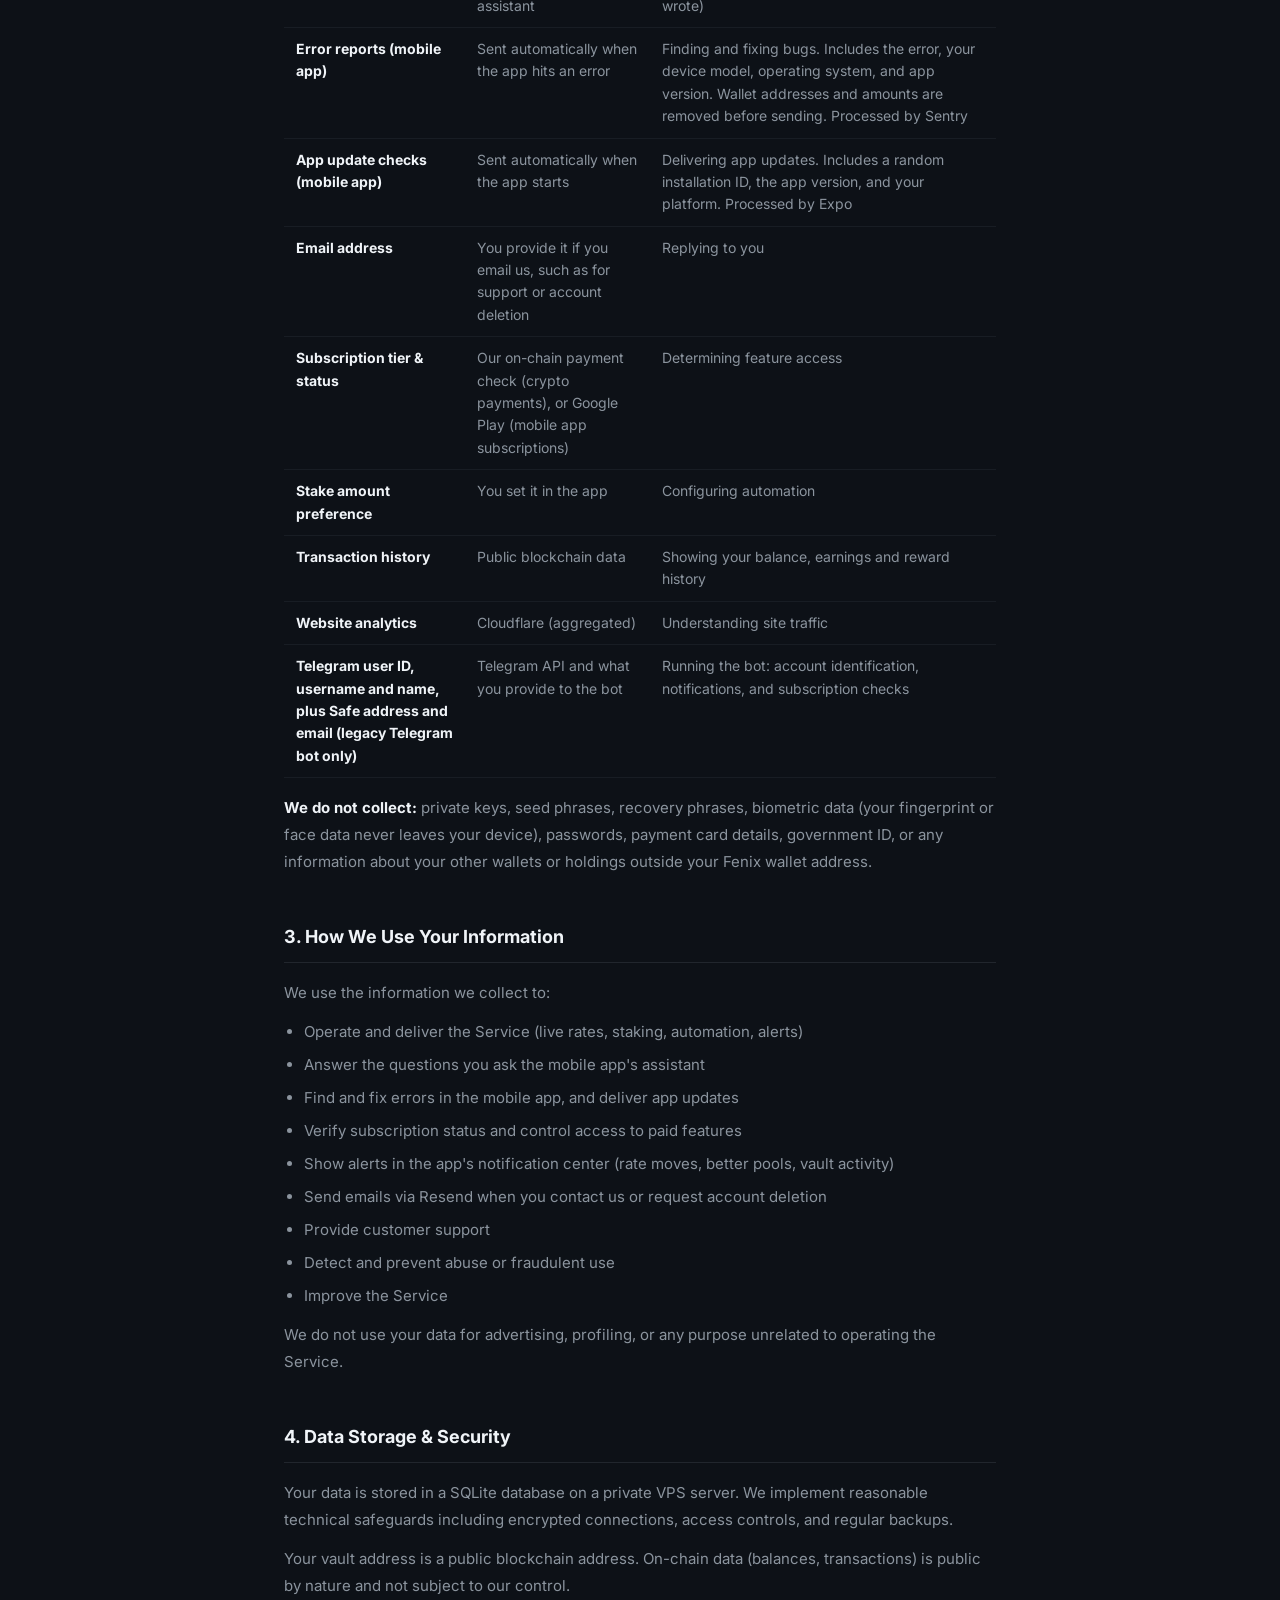
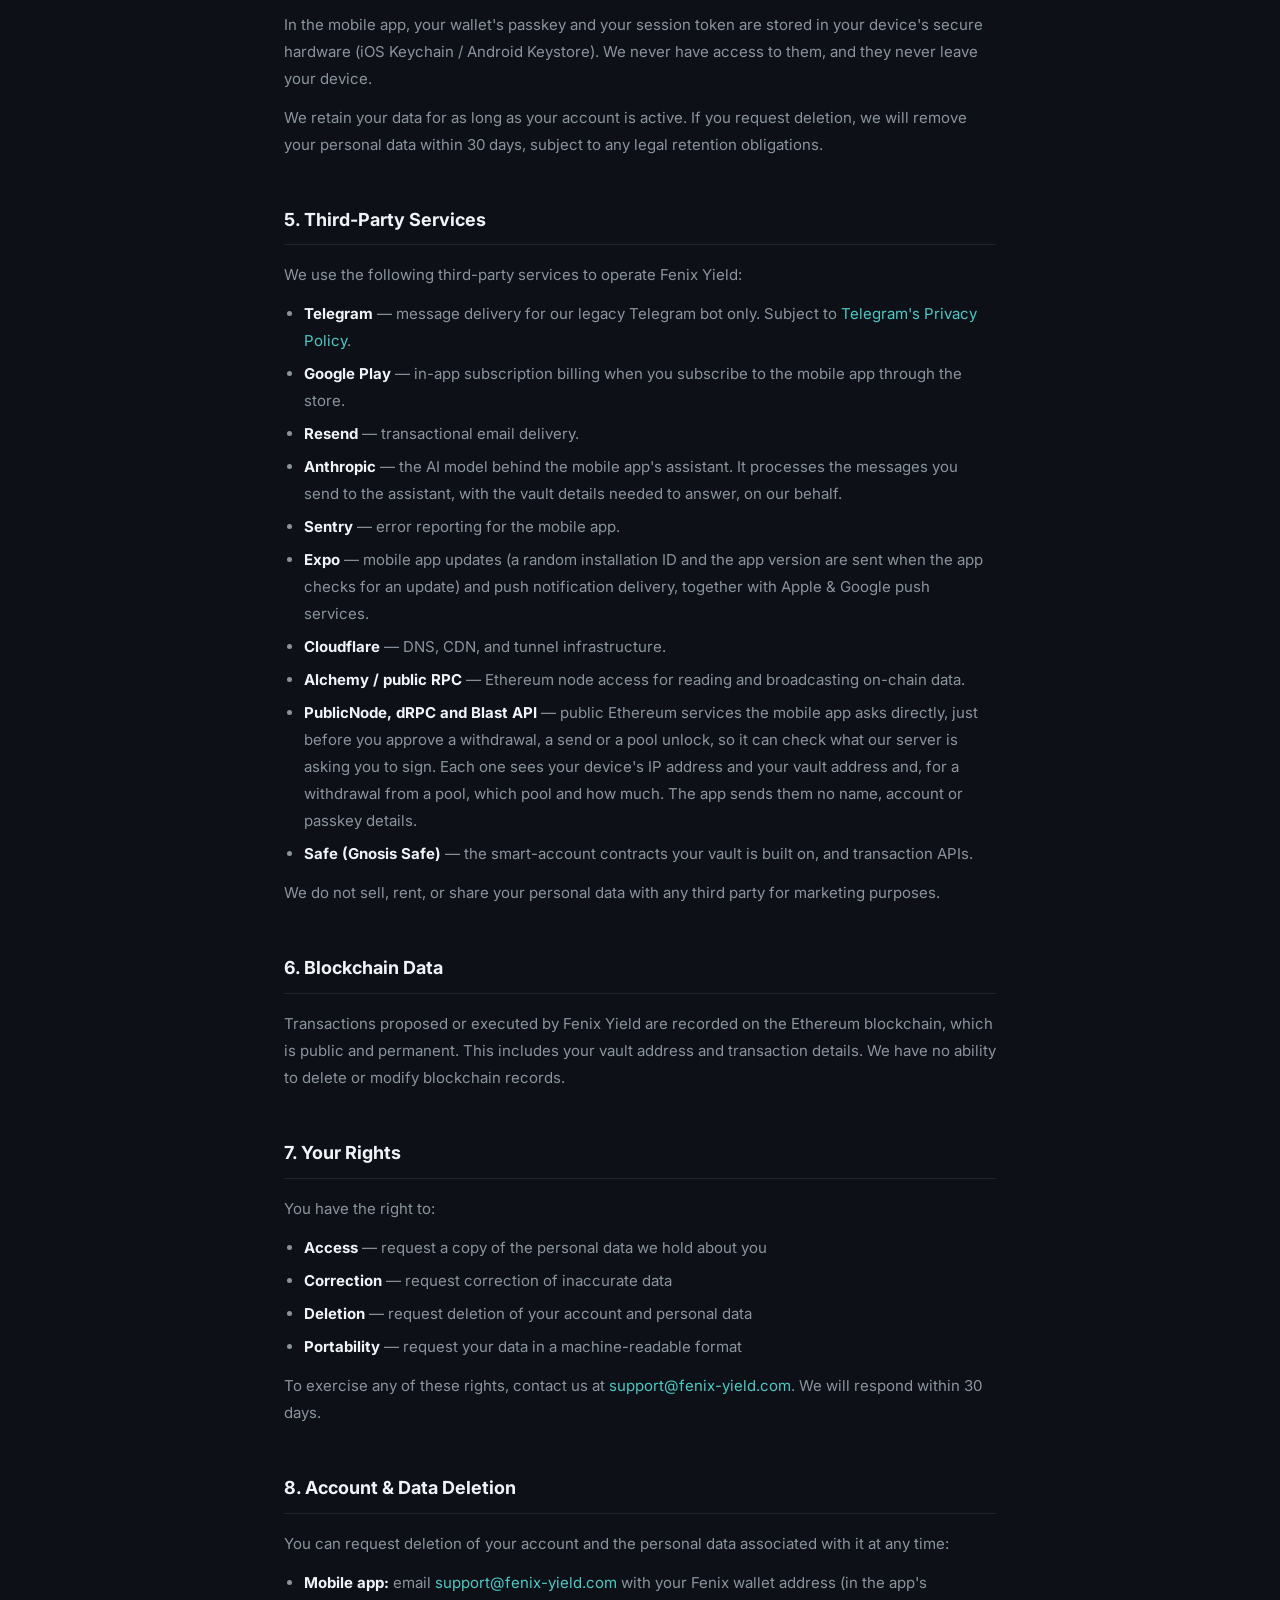
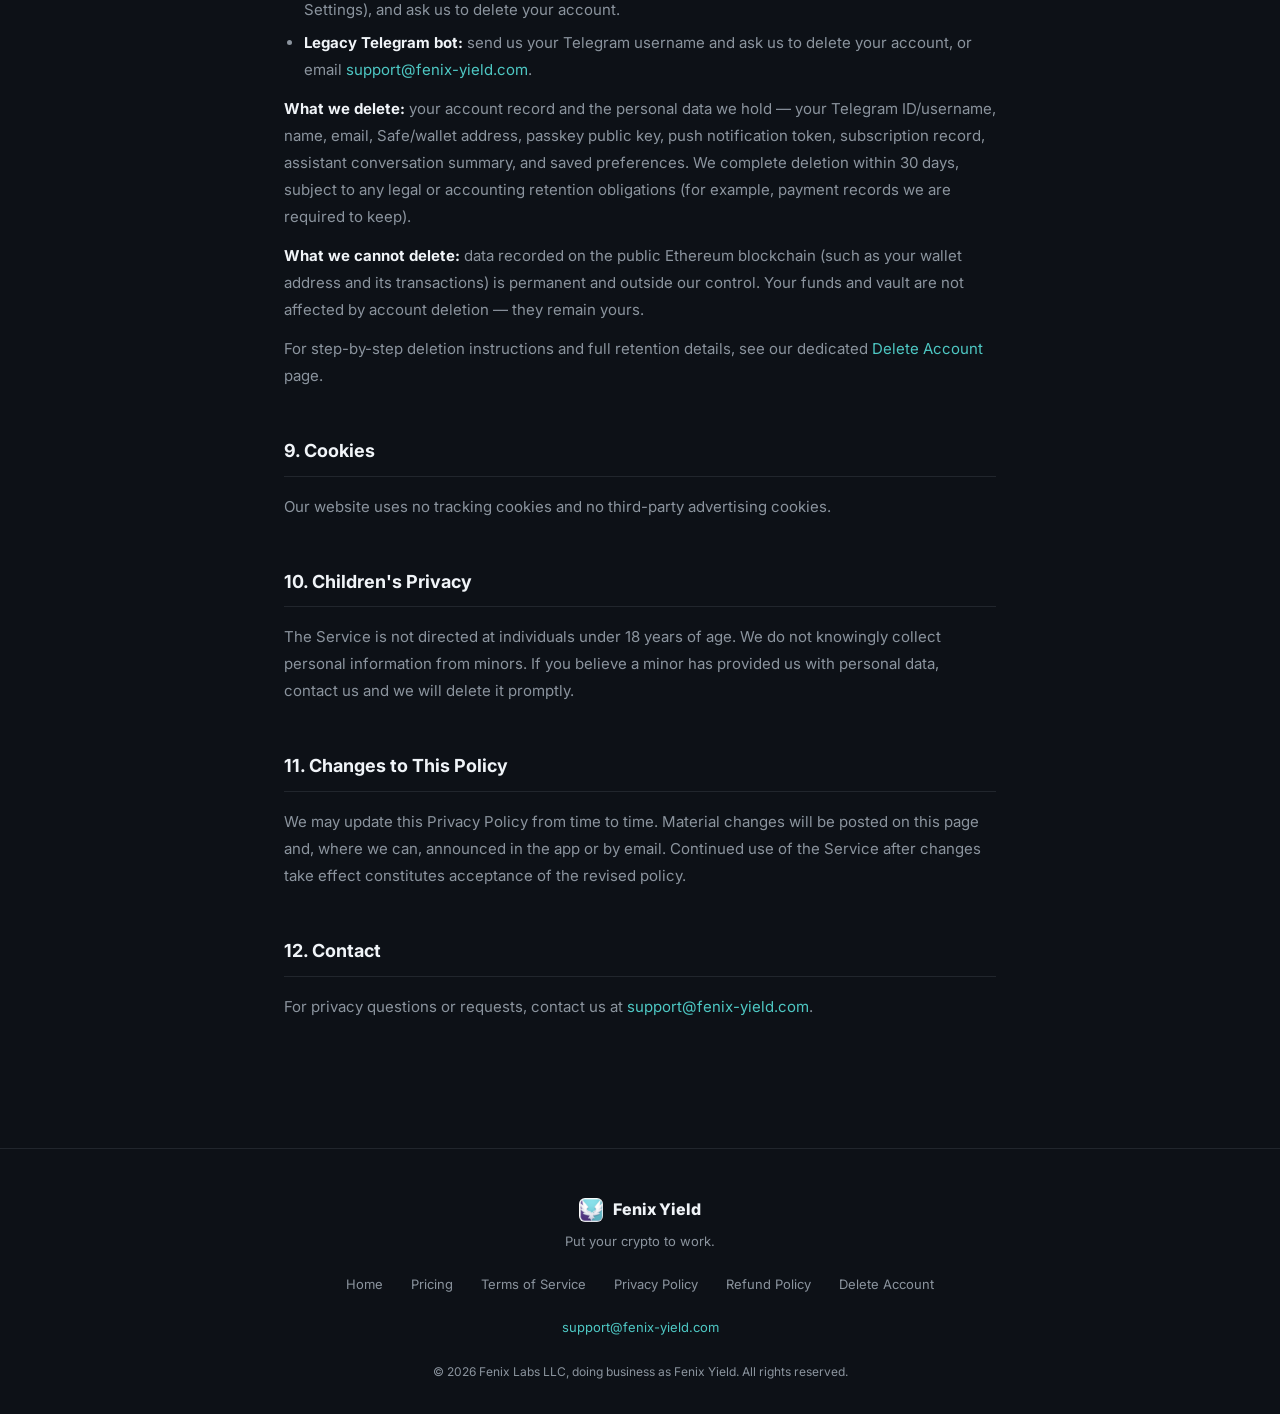
<file: privacy.html>
<!DOCTYPE html>
<html lang="en">
<head>
<meta charset="UTF-8" />
<meta name="viewport" content="width=device-width, initial-scale=1.0" />
<title>Privacy Policy — Fenix Yield</title>
<meta name="description" content="Privacy Policy for Fenix Yield — what we collect (your vault address, passkey public key and subscription status), what we never hold (your keys and funds), and our no-data-sale commitment.">
<link rel="canonical" href="https://fenix-yield.com/privacy.html">
<link rel="preconnect" href="https://fonts.googleapis.com">
<link rel="preconnect" href="https://fonts.gstatic.com" crossorigin>
<link href="https://fonts.googleapis.com/css2?family=Inter:wght@400;500;600;700;800;900&display=swap" rel="stylesheet">
<link rel="icon" href="https://framerusercontent.com/images/KLMRfNA8Rc9lC9ziU967jpCMaZM.jpg?width=1008&height=1024&kb=143" type="image/jpeg">
<style>
:root {
  --navy: #0d1117;
  --navy2: #161b22;
  --purple: #6B3FA0;
  --teal: #4EC8C4;
  --white: #f0f4f8;
  --muted: #8b949e;
  --border: #21262d;
}
* { box-sizing: border-box; margin: 0; padding: 0; }
body {
  background: var(--navy);
  color: var(--white);
  font-family: Inter, system-ui, -apple-system, BlinkMacSystemFont, sans-serif;
  line-height: 1.6;
}
a { color: var(--teal); text-decoration: none; }
a:hover { text-decoration: underline; }

nav {
  position: fixed;
  inset: 0 0 auto 0;
  z-index: 100;
  display: flex;
  align-items: center;
  justify-content: space-between;
  gap: 32px;
  padding: 16px 40px;
  background: rgba(13,17,23,0.86);
  backdrop-filter: blur(12px);
  border-bottom: 1px solid rgba(78,200,196,0.12);
}
.nav-logo {
  display: inline-flex;
  align-items: center;
  gap: 10px;
  text-decoration: none;
  font-size: 18px;
  font-weight: 800;
  letter-spacing: -0.02em;
  color: var(--white);
}
.logo-img { width: 28px; height: 28px; border-radius: 8px; object-fit: cover; }
.nav-logo .fenix { color: var(--teal); }
.nav-links { display: flex; align-items: center; gap: 28px; list-style: none; }
.nav-links a { color: var(--muted); text-decoration: none; font-size: 14px; font-weight: 500; transition: color 0.2s; }
.nav-links a:hover { color: var(--white); }
.nav-cta {
  display: inline-flex;
  align-items: center;
  padding: 8px 18px;
  border-radius: 8px;
  color: #fff !important;
  background: linear-gradient(135deg, var(--purple), var(--teal));
  font-weight: 700 !important;
  text-decoration: none !important;
}

.page-header {
  padding: 140px 24px 60px;
  text-align: center;
  background: linear-gradient(160deg, #eef1f7 0%, #dde4ef 100%);
  position: relative;
  overflow: hidden;
}
.page-header::before {
  content: "";
  position: absolute;
  width: 500px; height: 500px;
  border-radius: 50%;
  top: 50%; left: 50%;
  transform: translate(-50%, -50%);
  background: radial-gradient(ellipse, rgba(78,200,196,0.18) 0%, rgba(107,63,160,0.1) 50%, transparent 72%);
}
.page-header-inner { position: relative; z-index: 1; }
.page-eyebrow { font-size: 11px; font-weight: 800; letter-spacing: 0.2em; text-transform: uppercase; color: var(--purple); margin-bottom: 12px; }
.page-title { font-size: clamp(36px, 6vw, 56px); font-weight: 800; letter-spacing: -0.03em; color: #1a1f3a; margin-bottom: 12px; }
.page-meta { font-size: 14px; color: #6a7282; }

main { max-width: 760px; margin: 0 auto; padding: 72px 24px 80px; }

.doc-section { margin-bottom: 48px; }
.doc-section h2 { font-size: 18px; font-weight: 700; color: var(--white); margin-bottom: 16px; padding-bottom: 10px; border-bottom: 1px solid var(--border); }
.doc-section p { color: var(--muted); font-size: 15px; line-height: 1.8; margin-bottom: 12px; }
.doc-section ul { color: var(--muted); font-size: 15px; line-height: 1.8; padding-left: 20px; margin-bottom: 12px; }
.doc-section ul li { margin-bottom: 6px; }
.doc-section strong { color: var(--white); }

.highlight-box {
  background: var(--navy2);
  border: 1px solid var(--border);
  border-left: 3px solid var(--teal);
  border-radius: 8px;
  padding: 20px 24px;
  margin-bottom: 32px;
}
.highlight-box p { color: var(--muted); font-size: 14px; line-height: 1.7; margin: 0; }

.data-table { width: 100%; border-collapse: collapse; margin-bottom: 16px; font-size: 14px; }
.data-table th { text-align: left; color: var(--teal); font-weight: 700; padding: 10px 12px; border-bottom: 1px solid var(--border); }
.data-table td { color: var(--muted); padding: 10px 12px; border-bottom: 1px solid rgba(33,38,45,0.6); vertical-align: top; }

footer { border-top: 1px solid var(--border); padding: 48px 40px 32px; text-align: center; }
.footer-logo { display: inline-flex; align-items: center; gap: 10px; font-size: 16px; font-weight: 800; margin-bottom: 8px; }
.footer-logo img { width: 24px; height: 24px; border-radius: 6px; object-fit: cover; }
.footer-tagline { color: var(--muted); font-size: 13px; margin-bottom: 20px; }
.footer-links { display: flex; flex-wrap: wrap; justify-content: center; gap: 16px 28px; list-style: none; margin-bottom: 20px; }
.footer-links a { color: var(--muted); text-decoration: none; font-size: 13px; }
.footer-links a:hover { color: var(--white); }
.footer-email { color: var(--teal); text-decoration: none; font-size: 13px; display: block; margin-bottom: 24px; }
.footer-copy { color: var(--muted); font-size: 12px; line-height: 1.7; max-width: 720px; margin: 0 auto; }

@media (max-width: 600px) {
  nav { padding: 14px 20px; }
  .nav-links { display: none; }
  main { padding: 60px 16px 60px; }
}
</style>
</head>
<body>

<nav>
  <a class="nav-logo" href="index.html">
    <img class="logo-img" src="fenix-logo.jpg" alt="Fenix Yield">
    <span><span class="fenix">Fenix</span> Yield</span>
  </a>
  <ul class="nav-links">
    <li><a href="index.html#how-it-works">How it works</a></li>
    <li><a href="index.html#protocols">Protocols</a></li>
    <li><a href="pricing.html">Pricing</a></li>
    <li><a href="setup.html">Setup</a></li>
    <li><a href="security.html">Security</a></li>
  </ul>
  <a class="nav-cta" href="https://play.google.com/store/apps/details?id=com.fenixyield.app" target="_blank" rel="noopener">Get the app →</a>
</nav>

<div class="page-header">
  <div class="page-header-inner">
    <p class="page-eyebrow">Legal</p>
    <h1 class="page-title">Privacy Policy</h1>
    <p class="page-meta">Effective date: June 27, 2026 &nbsp;·&nbsp; Last updated: November 14, 2026</p>
  </div>
</div>

<main>

  <div class="highlight-box">
    <p><strong style="color:var(--white)">Summary:</strong> We collect only what we need to run the Service — your vault address, passkey public key, subscription status, the messages you send to the app's assistant, and error reports. We do not sell your data. We never have access to your private keys or funds.</p>
  </div>

  <div class="doc-section">
    <h2>1. Who We Are</h2>
    <p>Fenix Yield is a software automation service operated by Fenix Labs LLC (doing business as Fenix Yield), based in Texas, United States. This Privacy Policy explains how we collect, use, and protect information when you use our mobile app (Fenix Yield for Android; iOS coming soon), our website (fenix-yield.com), and related services.</p>
    <p>It also covers our legacy Telegram bot (@fenix_yield_bot), which we no longer promote. If you use the bot, we also collect the Telegram details listed below.</p>
    <p>For privacy-related questions, contact us at <a href="mailto:support@fenix-yield.com">support@fenix-yield.com</a>.</p>
  </div>

  <div class="doc-section">
    <h2>2. Information We Collect</h2>

    <table class="data-table">
      <thead>
        <tr>
          <th>Data</th>
          <th>Source</th>
          <th>Purpose</th>
        </tr>
      </thead>
      <tbody>
        <tr>
          <td><strong style="color:var(--white)">Smart wallet (Safe) address</strong></td>
          <td>Created for you when you set up your wallet in the app</td>
          <td>Querying on-chain balances, and proposing or executing transactions</td>
        </tr>
        <tr>
          <td><strong style="color:var(--white)">Passkey public key (mobile app)</strong></td>
          <td>Generated on your device when your wallet is created</td>
          <td>Verifying your signatures on-chain. This is a <strong>public</strong> key only — the private key never leaves your device</td>
        </tr>
        <tr>
          <td><strong style="color:var(--white)">Push notification token (mobile app)</strong></td>
          <td>Issued by your device's OS push service (Apple/Google) when you enable notifications</td>
          <td>Delivering yield, price, and security alerts to your device. You can revoke it anytime in your device settings</td>
        </tr>
        <tr>
          <td><strong style="color:var(--white)">Account ID (mobile app)</strong></td>
          <td>Created for you when you set up your wallet in the app</td>
          <td>Identifying your account and keeping you signed in</td>
        </tr>
        <tr>
          <td><strong style="color:var(--white)">Messages to the assistant (mobile app)</strong></td>
          <td>You type them in the app's chat</td>
          <td>Answering your questions. Your messages, and the vault balances and recent activity needed to answer, are sent to Anthropic, our AI provider, to write the reply. We keep a short summary of the conversation so the assistant can follow it. Please don't share passwords or recovery phrases in chat</td>
        </tr>
        <tr>
          <td><strong style="color:var(--white)">Assistant usage (mobile app)</strong></td>
          <td>Recorded by our server when you use the assistant</td>
          <td>Tracking how much the assistant is used and what it costs to run (counts only, not what you wrote)</td>
        </tr>
        <tr>
          <td><strong style="color:var(--white)">Error reports (mobile app)</strong></td>
          <td>Sent automatically when the app hits an error</td>
          <td>Finding and fixing bugs. Includes the error, your device model, operating system, and app version. Wallet addresses and amounts are removed before sending. Processed by Sentry</td>
        </tr>
        <tr>
          <td><strong style="color:var(--white)">App update checks (mobile app)</strong></td>
          <td>Sent automatically when the app starts</td>
          <td>Delivering app updates. Includes a random installation ID, the app version, and your platform. Processed by Expo</td>
        </tr>
        <tr>
          <td><strong style="color:var(--white)">Email address</strong></td>
          <td>You provide it if you email us, such as for support or account deletion</td>
          <td>Replying to you</td>
        </tr>
        <tr>
          <td><strong style="color:var(--white)">Subscription tier &amp; status</strong></td>
          <td>Our on-chain payment check (crypto payments), or Google Play (mobile app subscriptions)</td>
          <td>Determining feature access</td>
        </tr>
        <tr>
          <td><strong style="color:var(--white)">Stake amount preference</strong></td>
          <td>You set it in the app</td>
          <td>Configuring automation</td>
        </tr>
        <tr>
          <td><strong style="color:var(--white)">Transaction history</strong></td>
          <td>Public blockchain data</td>
          <td>Showing your balance, earnings and reward history</td>
        </tr>
        <tr>
          <td><strong style="color:var(--white)">Website analytics</strong></td>
          <td>Cloudflare (aggregated)</td>
          <td>Understanding site traffic</td>
        </tr>
        <tr>
          <td><strong style="color:var(--white)">Telegram user ID, username and name, plus Safe address and email (legacy Telegram bot only)</strong></td>
          <td>Telegram API and what you provide to the bot</td>
          <td>Running the bot: account identification, notifications, and subscription checks</td>
        </tr>
      </tbody>
    </table>

    <p><strong>We do not collect:</strong> private keys, seed phrases, recovery phrases, biometric data (your fingerprint or face data never leaves your device), passwords, payment card details, government ID, or any information about your other wallets or holdings outside your Fenix wallet address.</p>
  </div>

  <div class="doc-section">
    <h2>3. How We Use Your Information</h2>
    <p>We use the information we collect to:</p>
    <ul>
      <li>Operate and deliver the Service (live rates, staking, automation, alerts)</li>
      <li>Answer the questions you ask the mobile app's assistant</li>
      <li>Find and fix errors in the mobile app, and deliver app updates</li>
      <li>Verify subscription status and control access to paid features</li>
      <li>Show alerts in the app's notification center (rate moves, better pools, vault activity)</li>
      <li>Send emails via Resend when you contact us or request account deletion</li>
      <li>Provide customer support</li>
      <li>Detect and prevent abuse or fraudulent use</li>
      <li>Improve the Service</li>
    </ul>
    <p>We do not use your data for advertising, profiling, or any purpose unrelated to operating the Service.</p>
  </div>

  <div class="doc-section">
    <h2>4. Data Storage &amp; Security</h2>
    <p>Your data is stored in a SQLite database on a private VPS server. We implement reasonable technical safeguards including encrypted connections, access controls, and regular backups.</p>
    <p>Your vault address is a public blockchain address. On-chain data (balances, transactions) is public by nature and not subject to our control.</p>
    <p>In the mobile app, your wallet's passkey and your session token are stored in your device's secure hardware (iOS Keychain / Android Keystore). We never have access to them, and they never leave your device.</p>
    <p>We retain your data for as long as your account is active. If you request deletion, we will remove your personal data within 30 days, subject to any legal retention obligations.</p>
  </div>

  <div class="doc-section">
    <h2>5. Third-Party Services</h2>
    <p>We use the following third-party services to operate Fenix Yield:</p>
    <ul>
      <li><strong>Telegram</strong> — message delivery for our legacy Telegram bot only. Subject to <a href="https://telegram.org/privacy" target="_blank" rel="noreferrer">Telegram's Privacy Policy</a>.</li>
      <li><strong>Google Play</strong> — in-app subscription billing when you subscribe to the mobile app through the store.</li>
      <li><strong>Resend</strong> — transactional email delivery.</li>
      <li><strong>Anthropic</strong> — the AI model behind the mobile app's assistant. It processes the messages you send to the assistant, with the vault details needed to answer, on our behalf.</li>
      <li><strong>Sentry</strong> — error reporting for the mobile app.</li>
      <li><strong>Expo</strong> — mobile app updates (a random installation ID and the app version are sent when the app checks for an update) and push notification delivery, together with Apple &amp; Google push services.</li>
      <li><strong>Cloudflare</strong> — DNS, CDN, and tunnel infrastructure.</li>
      <li><strong>Alchemy / public RPC</strong> — Ethereum node access for reading and broadcasting on-chain data.</li>
      <li><strong>PublicNode, dRPC and Blast API</strong> — public Ethereum services the mobile app asks directly, just before you approve a withdrawal, a send or a pool unlock, so it can check what our server is asking you to sign. Each one sees your device's IP address and your vault address and, for a withdrawal from a pool, which pool and how much. The app sends them no name, account or passkey details.</li>
      <li><strong>Safe (Gnosis Safe)</strong> — the smart-account contracts your vault is built on, and transaction APIs.</li>
    </ul>
    <p>We do not sell, rent, or share your personal data with any third party for marketing purposes.</p>
  </div>

  <div class="doc-section">
    <h2>6. Blockchain Data</h2>
    <p>Transactions proposed or executed by Fenix Yield are recorded on the Ethereum blockchain, which is public and permanent. This includes your vault address and transaction details. We have no ability to delete or modify blockchain records.</p>
  </div>

  <div class="doc-section">
    <h2>7. Your Rights</h2>
    <p>You have the right to:</p>
    <ul>
      <li><strong>Access</strong> — request a copy of the personal data we hold about you</li>
      <li><strong>Correction</strong> — request correction of inaccurate data</li>
      <li><strong>Deletion</strong> — request deletion of your account and personal data</li>
      <li><strong>Portability</strong> — request your data in a machine-readable format</li>
    </ul>
    <p>To exercise any of these rights, contact us at <a href="mailto:support@fenix-yield.com">support@fenix-yield.com</a>. We will respond within 30 days.</p>
  </div>

  <div class="doc-section" id="data-deletion">
    <h2>8. Account &amp; Data Deletion</h2>
    <p>You can request deletion of your account and the personal data associated with it at any time:</p>
    <ul>
      <li><strong>Mobile app:</strong> email <a href="mailto:support@fenix-yield.com?subject=Delete%20my%20account">support@fenix-yield.com</a> with your Fenix wallet address (in the app's Settings), and ask us to delete your account.</li>
      <li><strong>Legacy Telegram bot:</strong> send us your Telegram username and ask us to delete your account, or email <a href="mailto:support@fenix-yield.com?subject=Delete%20my%20account">support@fenix-yield.com</a>.</li>
    </ul>
    <p><strong style="color:var(--white)">What we delete:</strong> your account record and the personal data we hold — your Telegram ID/username, name, email, Safe/wallet address, passkey public key, push notification token, subscription record, assistant conversation summary, and saved preferences. We complete deletion within 30 days, subject to any legal or accounting retention obligations (for example, payment records we are required to keep).</p>
    <p><strong style="color:var(--white)">What we cannot delete:</strong> data recorded on the public Ethereum blockchain (such as your wallet address and its transactions) is permanent and outside our control. Your funds and vault are not affected by account deletion — they remain yours.</p>
    <p>For step-by-step deletion instructions and full retention details, see our dedicated <a href="delete-account.html">Delete Account</a> page.</p>
  </div>

  <div class="doc-section">
    <h2>9. Cookies</h2>
    <p>Our website uses no tracking cookies and no third-party advertising cookies.</p>
  </div>

  <div class="doc-section">
    <h2>10. Children's Privacy</h2>
    <p>The Service is not directed at individuals under 18 years of age. We do not knowingly collect personal information from minors. If you believe a minor has provided us with personal data, contact us and we will delete it promptly.</p>
  </div>

  <div class="doc-section">
    <h2>11. Changes to This Policy</h2>
    <p>We may update this Privacy Policy from time to time. Material changes will be posted on this page and, where we can, announced in the app or by email. Continued use of the Service after changes take effect constitutes acceptance of the revised policy.</p>
  </div>

  <div class="doc-section">
    <h2>12. Contact</h2>
    <p>For privacy questions or requests, contact us at <a href="mailto:support@fenix-yield.com">support@fenix-yield.com</a>.</p>
  </div>

</main>

<footer>
  <div class="footer-logo">
    <img src="fenix-logo.jpg" alt="Fenix Yield logo">
    <span>Fenix Yield</span>
  </div>
  <p class="footer-tagline">Put your crypto to work.</p>
  <ul class="footer-links">
    <li><a href="index.html">Home</a></li>
    <li><a href="pricing.html">Pricing</a></li>
    <li><a href="terms.html">Terms of Service</a></li>
    <li><a href="privacy.html">Privacy Policy</a></li>
    <li><a href="refund-policy.html">Refund Policy</a></li>
    <li><a href="delete-account.html">Delete Account</a></li>
  </ul>
  <a class="footer-email" href="mailto:support@fenix-yield.com">support@fenix-yield.com</a>
  <p class="footer-copy">© 2026 Fenix Labs LLC, doing business as Fenix Yield. All rights reserved.</p>
</footer>

</body>
</html>
</file>
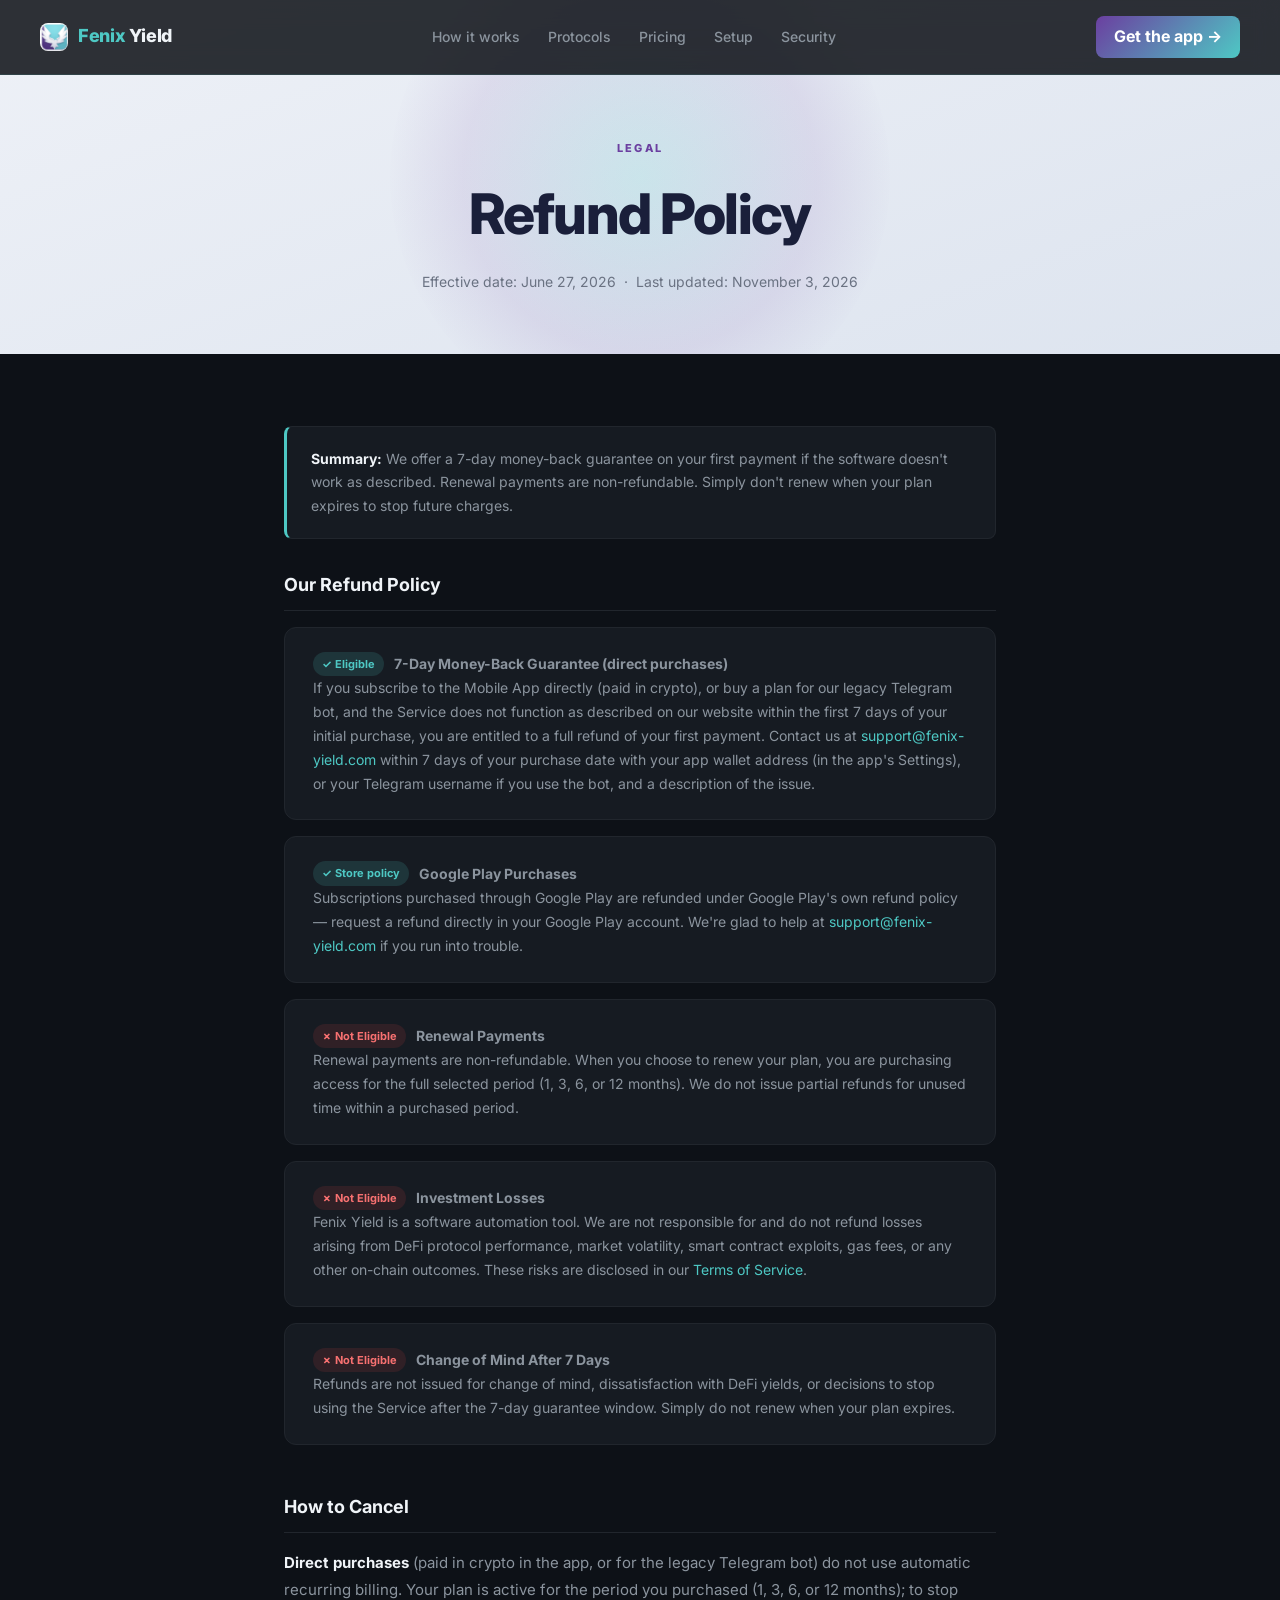
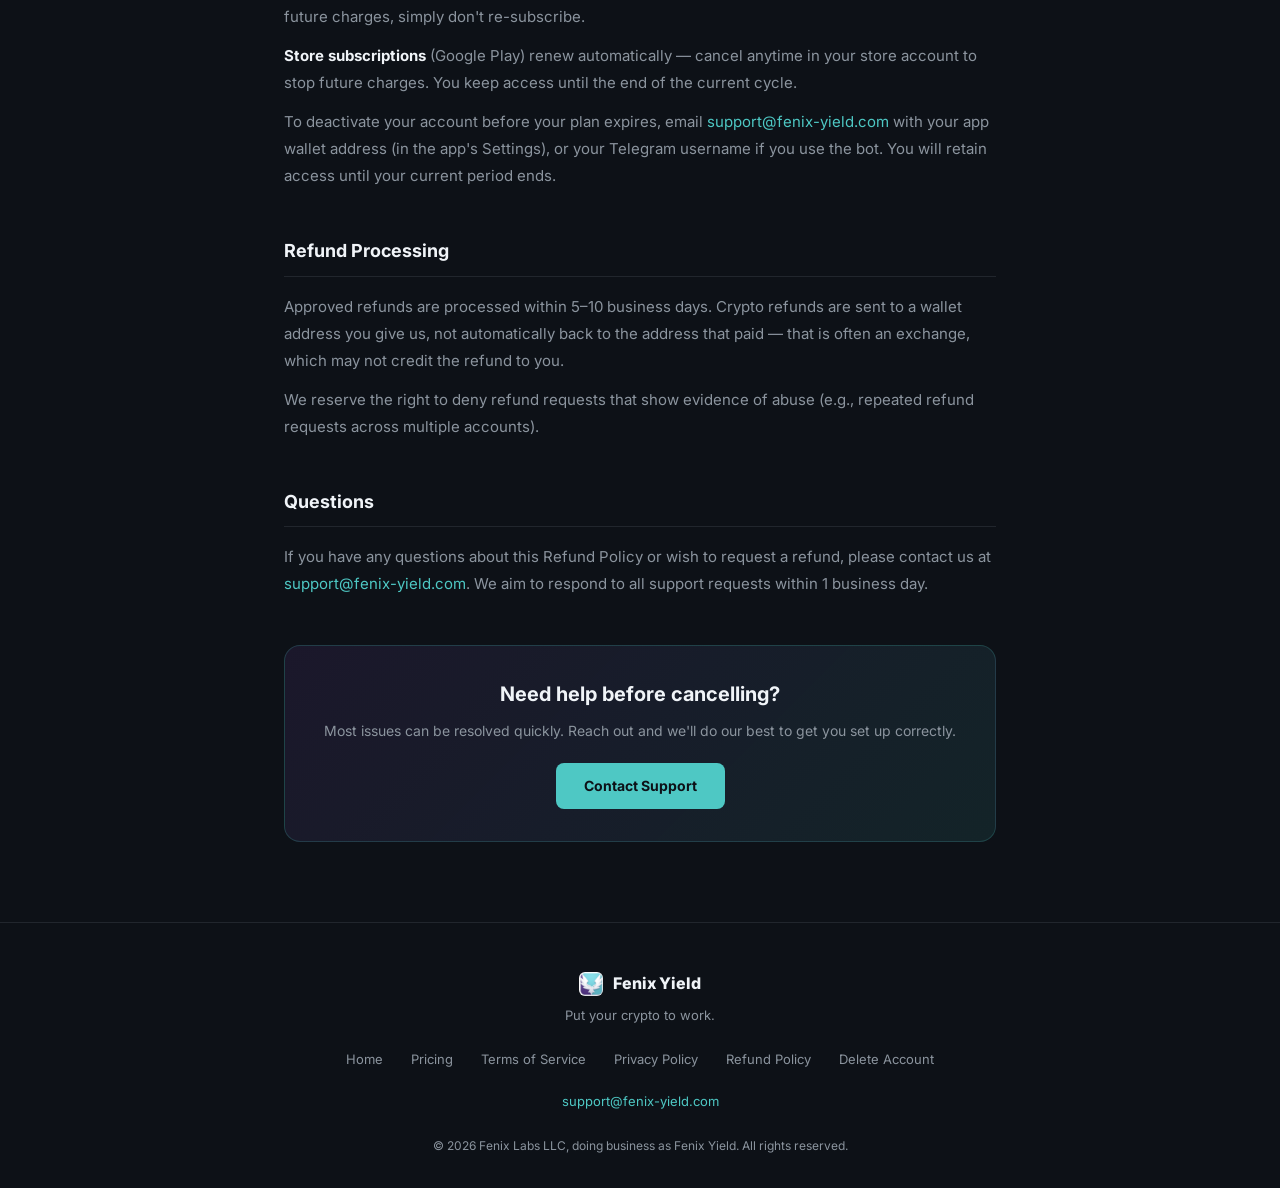
<file: refund-policy.html>
<!DOCTYPE html>
<html lang="en">
<head>
<meta charset="UTF-8" />
<meta name="viewport" content="width=device-width, initial-scale=1.0" />
<title>Refund Policy — Fenix Yield</title>
<meta name="description" content="Refund Policy for Fenix Yield — 7-day money-back on a first direct payment, how Google Play purchases are handled, and what is not refundable.">
<link rel="canonical" href="https://fenix-yield.com/refund-policy.html">
<link rel="preconnect" href="https://fonts.googleapis.com">
<link rel="preconnect" href="https://fonts.gstatic.com" crossorigin>
<link href="https://fonts.googleapis.com/css2?family=Inter:wght@400;500;600;700;800;900&display=swap" rel="stylesheet">
<link rel="icon" href="https://framerusercontent.com/images/KLMRfNA8Rc9lC9ziU967jpCMaZM.jpg?width=1008&height=1024&kb=143" type="image/jpeg">
<style>
:root {
  --navy: #0d1117;
  --navy2: #161b22;
  --purple: #6B3FA0;
  --teal: #4EC8C4;
  --white: #f0f4f8;
  --muted: #8b949e;
  --border: #21262d;
}
* { box-sizing: border-box; margin: 0; padding: 0; }
body {
  background: var(--navy);
  color: var(--white);
  font-family: Inter, system-ui, -apple-system, BlinkMacSystemFont, sans-serif;
  line-height: 1.6;
}
a { color: var(--teal); text-decoration: none; }
a:hover { text-decoration: underline; }

nav {
  position: fixed;
  inset: 0 0 auto 0;
  z-index: 100;
  display: flex;
  align-items: center;
  justify-content: space-between;
  gap: 32px;
  padding: 16px 40px;
  background: rgba(13,17,23,0.86);
  backdrop-filter: blur(12px);
  border-bottom: 1px solid rgba(78,200,196,0.12);
}
.nav-logo {
  display: inline-flex;
  align-items: center;
  gap: 10px;
  text-decoration: none;
  font-size: 18px;
  font-weight: 800;
  letter-spacing: -0.02em;
  color: var(--white);
}
.logo-img { width: 28px; height: 28px; border-radius: 8px; object-fit: cover; }
.nav-logo .fenix { color: var(--teal); }
.nav-links { display: flex; align-items: center; gap: 28px; list-style: none; }
.nav-links a { color: var(--muted); text-decoration: none; font-size: 14px; font-weight: 500; transition: color 0.2s; }
.nav-links a:hover { color: var(--white); }
.nav-cta {
  display: inline-flex;
  align-items: center;
  padding: 8px 18px;
  border-radius: 8px;
  color: #fff !important;
  background: linear-gradient(135deg, var(--purple), var(--teal));
  font-weight: 700 !important;
  text-decoration: none !important;
}

.page-header {
  padding: 140px 24px 60px;
  text-align: center;
  background: linear-gradient(160deg, #eef1f7 0%, #dde4ef 100%);
  position: relative;
  overflow: hidden;
}
.page-header::before {
  content: "";
  position: absolute;
  width: 500px; height: 500px;
  border-radius: 50%;
  top: 50%; left: 50%;
  transform: translate(-50%, -50%);
  background: radial-gradient(ellipse, rgba(78,200,196,0.18) 0%, rgba(107,63,160,0.1) 50%, transparent 72%);
}
.page-header-inner { position: relative; z-index: 1; }
.page-eyebrow { font-size: 11px; font-weight: 800; letter-spacing: 0.2em; text-transform: uppercase; color: var(--purple); margin-bottom: 12px; }
.page-title { font-size: clamp(36px, 6vw, 56px); font-weight: 800; letter-spacing: -0.03em; color: #1a1f3a; margin-bottom: 12px; }
.page-meta { font-size: 14px; color: #6a7282; }

main { max-width: 760px; margin: 0 auto; padding: 72px 24px 80px; }

.doc-section { margin-bottom: 48px; }
.doc-section h2 { font-size: 18px; font-weight: 700; color: var(--white); margin-bottom: 16px; padding-bottom: 10px; border-bottom: 1px solid var(--border); }
.doc-section p { color: var(--muted); font-size: 15px; line-height: 1.8; margin-bottom: 12px; }
.doc-section ul { color: var(--muted); font-size: 15px; line-height: 1.8; padding-left: 20px; margin-bottom: 12px; }
.doc-section ul li { margin-bottom: 6px; }
.doc-section strong { color: var(--white); }

.highlight-box {
  background: var(--navy2);
  border: 1px solid var(--border);
  border-left: 3px solid var(--teal);
  border-radius: 8px;
  padding: 20px 24px;
  margin-bottom: 32px;
}
.highlight-box p { color: var(--muted); font-size: 14px; line-height: 1.7; margin: 0; }

.card {
  background: var(--navy2);
  border: 1px solid var(--border);
  border-radius: 12px;
  padding: 24px 28px;
  margin-bottom: 16px;
}
.card-title { font-size: 15px; font-weight: 700; color: var(--white); margin-bottom: 8px; display: flex; align-items: center; gap: 10px; }
.card p { color: var(--muted); font-size: 14px; line-height: 1.7; margin: 0; }
.badge { font-size: 11px; font-weight: 700; padding: 3px 9px; border-radius: 20px; }
.badge-green { background: rgba(78,200,196,0.15); color: var(--teal); }
.badge-red { background: rgba(239,68,68,0.12); color: #f87171; }

.cta-box {
  background: linear-gradient(135deg, rgba(107,63,160,0.15), rgba(78,200,196,0.1));
  border: 1px solid rgba(78,200,196,0.2);
  border-radius: 16px;
  padding: 32px;
  text-align: center;
  margin-top: 48px;
}
.cta-box h3 { font-size: 20px; font-weight: 700; margin-bottom: 10px; }
.cta-box p { color: var(--muted); font-size: 14px; margin-bottom: 20px; }
.btn-teal {
  display: inline-block;
  padding: 12px 28px;
  background: var(--teal);
  color: var(--navy) !important;
  font-weight: 700;
  border-radius: 8px;
  text-decoration: none !important;
  font-size: 14px;
}
.btn-teal:hover { opacity: 0.9; }

footer { border-top: 1px solid var(--border); padding: 48px 40px 32px; text-align: center; }
.footer-logo { display: inline-flex; align-items: center; gap: 10px; font-size: 16px; font-weight: 800; margin-bottom: 8px; }
.footer-logo img { width: 24px; height: 24px; border-radius: 6px; object-fit: cover; }
.footer-tagline { color: var(--muted); font-size: 13px; margin-bottom: 20px; }
.footer-links { display: flex; flex-wrap: wrap; justify-content: center; gap: 16px 28px; list-style: none; margin-bottom: 20px; }
.footer-links a { color: var(--muted); text-decoration: none; font-size: 13px; }
.footer-links a:hover { color: var(--white); }
.footer-email { color: var(--teal); text-decoration: none; font-size: 13px; display: block; margin-bottom: 24px; }
.footer-copy { color: var(--muted); font-size: 12px; line-height: 1.7; max-width: 720px; margin: 0 auto; }

@media (max-width: 600px) {
  nav { padding: 14px 20px; }
  .nav-links { display: none; }
  main { padding: 60px 16px 60px; }
}
</style>
</head>
<body>

<nav>
  <a class="nav-logo" href="index.html">
    <img class="logo-img" src="fenix-logo.jpg" alt="Fenix Yield">
    <span><span class="fenix">Fenix</span> Yield</span>
  </a>
  <ul class="nav-links">
    <li><a href="index.html#how-it-works">How it works</a></li>
    <li><a href="index.html#protocols">Protocols</a></li>
    <li><a href="pricing.html">Pricing</a></li>
    <li><a href="setup.html">Setup</a></li>
    <li><a href="security.html">Security</a></li>
  </ul>
  <a class="nav-cta" href="https://play.google.com/store/apps/details?id=com.fenixyield.app" target="_blank" rel="noopener">Get the app →</a>
</nav>

<div class="page-header">
  <div class="page-header-inner">
    <p class="page-eyebrow">Legal</p>
    <h1 class="page-title">Refund Policy</h1>
    <p class="page-meta">Effective date: June 27, 2026 &nbsp;·&nbsp; Last updated: November 3, 2026</p>
  </div>
</div>

<main>

  <div class="highlight-box">
    <p><strong style="color:var(--white)">Summary:</strong> We offer a 7-day money-back guarantee on your first payment if the software doesn't work as described. Renewal payments are non-refundable. Simply don't renew when your plan expires to stop future charges.</p>
  </div>

  <div class="doc-section">
    <h2>Our Refund Policy</h2>

    <div class="card">
      <p class="card-title"><span class="badge badge-green">✓ Eligible</span> 7-Day Money-Back Guarantee (direct purchases)</p>
      <p>If you subscribe to the Mobile App directly (paid in crypto), or buy a plan for our legacy Telegram bot, and the Service does not function as described on our website within the first 7 days of your initial purchase, you are entitled to a full refund of your first payment. Contact us at <a href="mailto:support@fenix-yield.com">support@fenix-yield.com</a> within 7 days of your purchase date with your app wallet address (in the app's Settings), or your Telegram username if you use the bot, and a description of the issue.</p>
    </div>

    <div class="card">
      <p class="card-title"><span class="badge badge-green">✓ Store policy</span> Google Play Purchases</p>
      <p>Subscriptions purchased through Google Play are refunded under Google Play's own refund policy — request a refund directly in your Google Play account. We're glad to help at <a href="mailto:support@fenix-yield.com">support@fenix-yield.com</a> if you run into trouble.</p>
    </div>

    <div class="card">
      <p class="card-title"><span class="badge badge-red">✗ Not Eligible</span> Renewal Payments</p>
      <p>Renewal payments are non-refundable. When you choose to renew your plan, you are purchasing access for the full selected period (1, 3, 6, or 12 months). We do not issue partial refunds for unused time within a purchased period.</p>
    </div>

    <div class="card">
      <p class="card-title"><span class="badge badge-red">✗ Not Eligible</span> Investment Losses</p>
      <p>Fenix Yield is a software automation tool. We are not responsible for and do not refund losses arising from DeFi protocol performance, market volatility, smart contract exploits, gas fees, or any other on-chain outcomes. These risks are disclosed in our <a href="terms.html">Terms of Service</a>.</p>
    </div>

    <div class="card">
      <p class="card-title"><span class="badge badge-red">✗ Not Eligible</span> Change of Mind After 7 Days</p>
      <p>Refunds are not issued for change of mind, dissatisfaction with DeFi yields, or decisions to stop using the Service after the 7-day guarantee window. Simply do not renew when your plan expires.</p>
    </div>

  </div>

  <div class="doc-section">
    <h2>How to Cancel</h2>
    <p><strong>Direct purchases</strong> (paid in crypto in the app, or for the legacy Telegram bot) do not use automatic recurring billing. Your plan is active for the period you purchased (1, 3, 6, or 12 months); to stop future charges, simply don't re-subscribe.</p>
    <p><strong>Store subscriptions</strong> (Google Play) renew automatically — cancel anytime in your store account to stop future charges. You keep access until the end of the current cycle.</p>
    <p>To deactivate your account before your plan expires, email <a href="mailto:support@fenix-yield.com">support@fenix-yield.com</a> with your app wallet address (in the app's Settings), or your Telegram username if you use the bot. You will retain access until your current period ends.</p>
  </div>

  <div class="doc-section">
    <h2>Refund Processing</h2>
    <p>Approved refunds are processed within 5–10 business days. Crypto refunds are sent to a wallet address you give us, not automatically back to the address that paid — that is often an exchange, which may not credit the refund to you.</p>
    <p>We reserve the right to deny refund requests that show evidence of abuse (e.g., repeated refund requests across multiple accounts).</p>
  </div>

  <div class="doc-section">
    <h2>Questions</h2>
    <p>If you have any questions about this Refund Policy or wish to request a refund, please contact us at <a href="mailto:support@fenix-yield.com">support@fenix-yield.com</a>. We aim to respond to all support requests within 1 business day.</p>
  </div>

  <div class="cta-box">
    <h3>Need help before cancelling?</h3>
    <p>Most issues can be resolved quickly. Reach out and we'll do our best to get you set up correctly.</p>
    <a class="btn-teal" href="mailto:support@fenix-yield.com">Contact Support</a>
  </div>

</main>

<footer>
  <div class="footer-logo">
    <img src="fenix-logo.jpg" alt="Fenix Yield logo">
    <span>Fenix Yield</span>
  </div>
  <p class="footer-tagline">Put your crypto to work.</p>
  <ul class="footer-links">
    <li><a href="index.html">Home</a></li>
    <li><a href="pricing.html">Pricing</a></li>
    <li><a href="terms.html">Terms of Service</a></li>
    <li><a href="privacy.html">Privacy Policy</a></li>
    <li><a href="refund-policy.html">Refund Policy</a></li>
    <li><a href="delete-account.html">Delete Account</a></li>
  </ul>
  <a class="footer-email" href="mailto:support@fenix-yield.com">support@fenix-yield.com</a>
  <p class="footer-copy">© 2026 Fenix Labs LLC, doing business as Fenix Yield. All rights reserved.</p>
</footer>

</body>
</html>
</file>
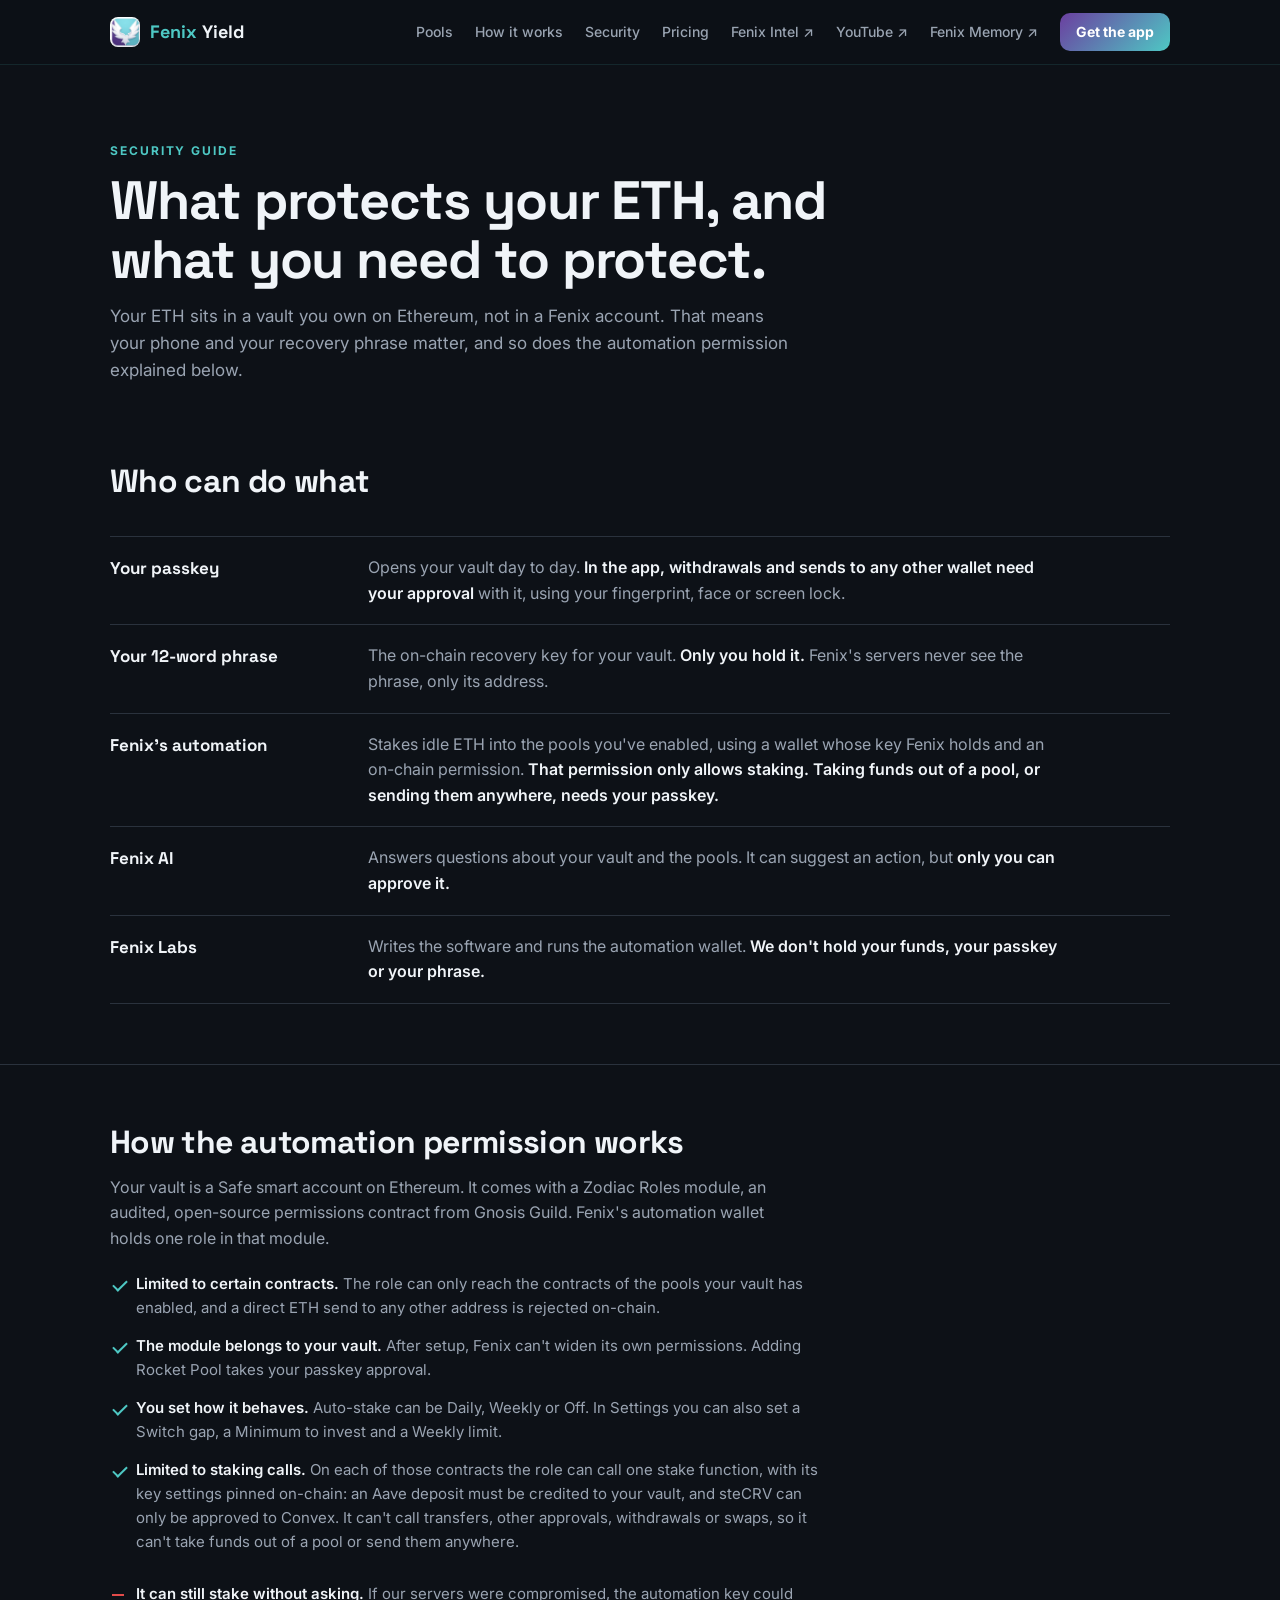
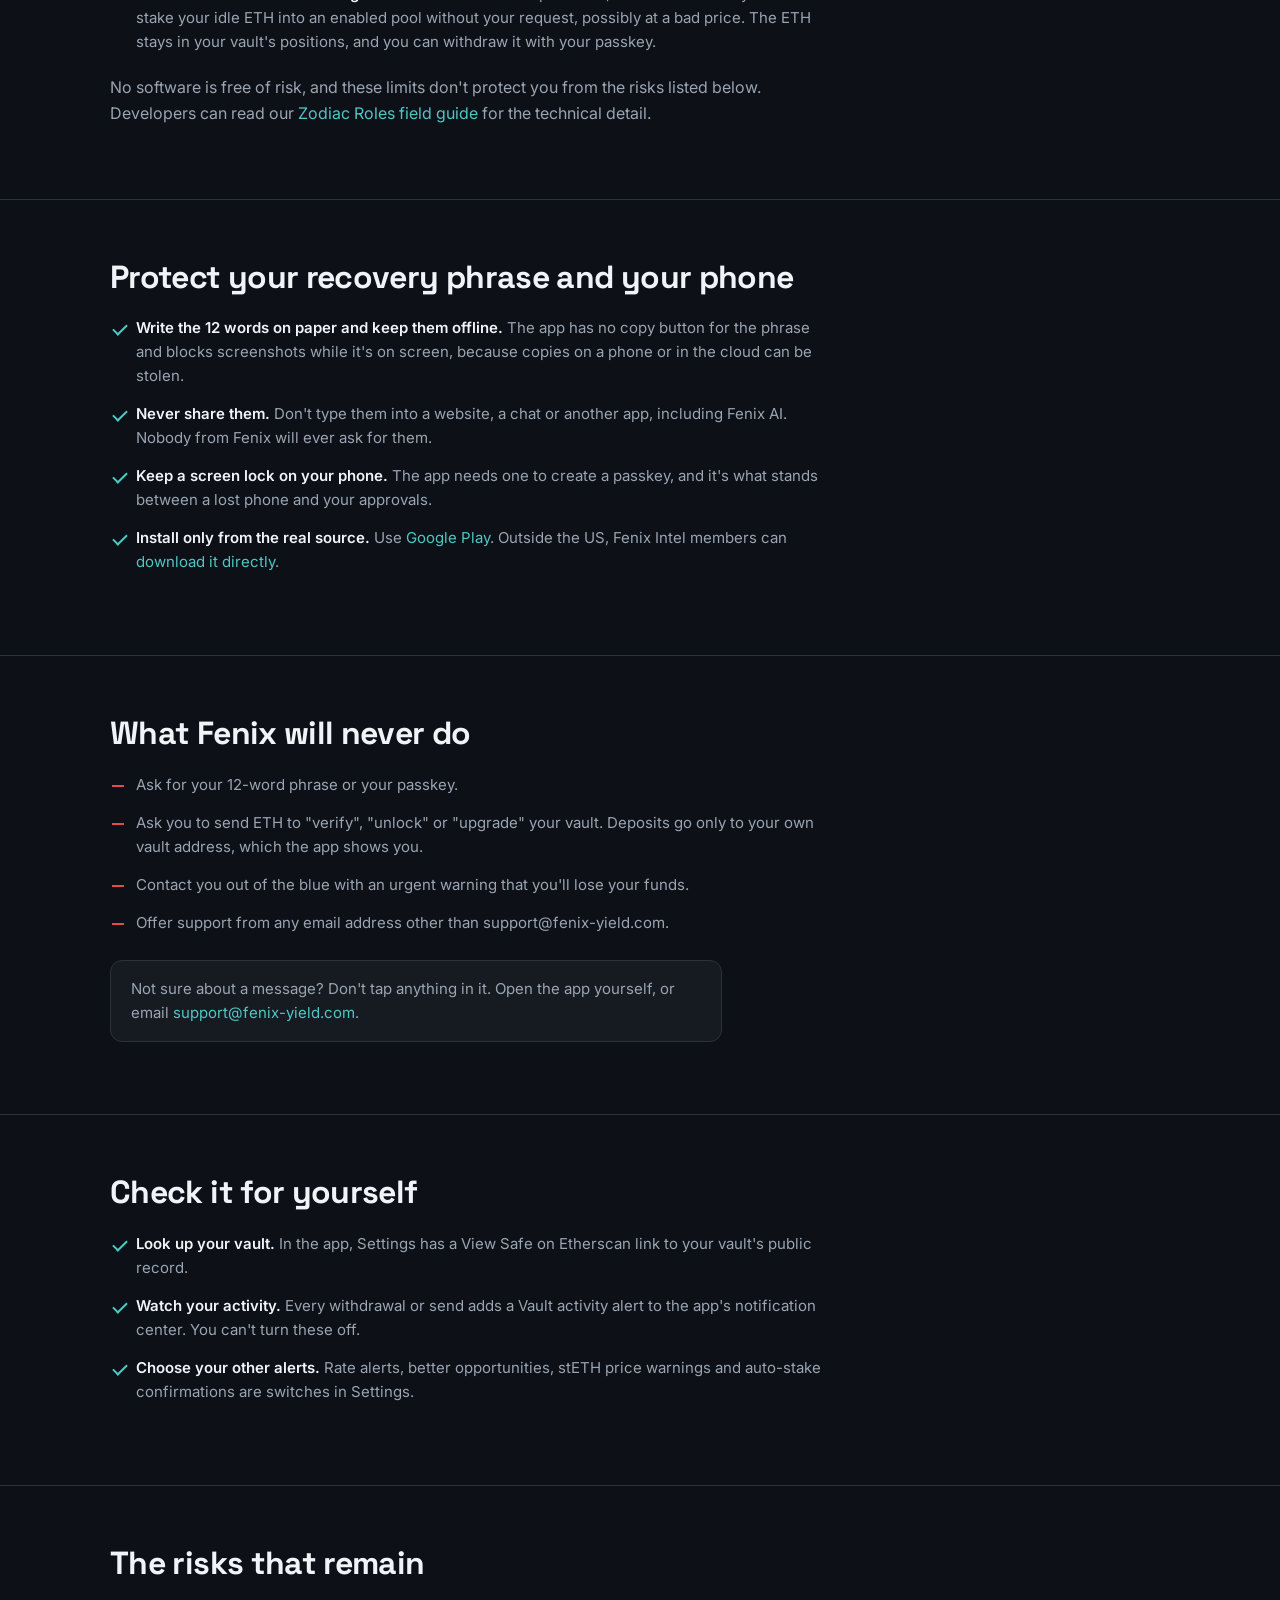
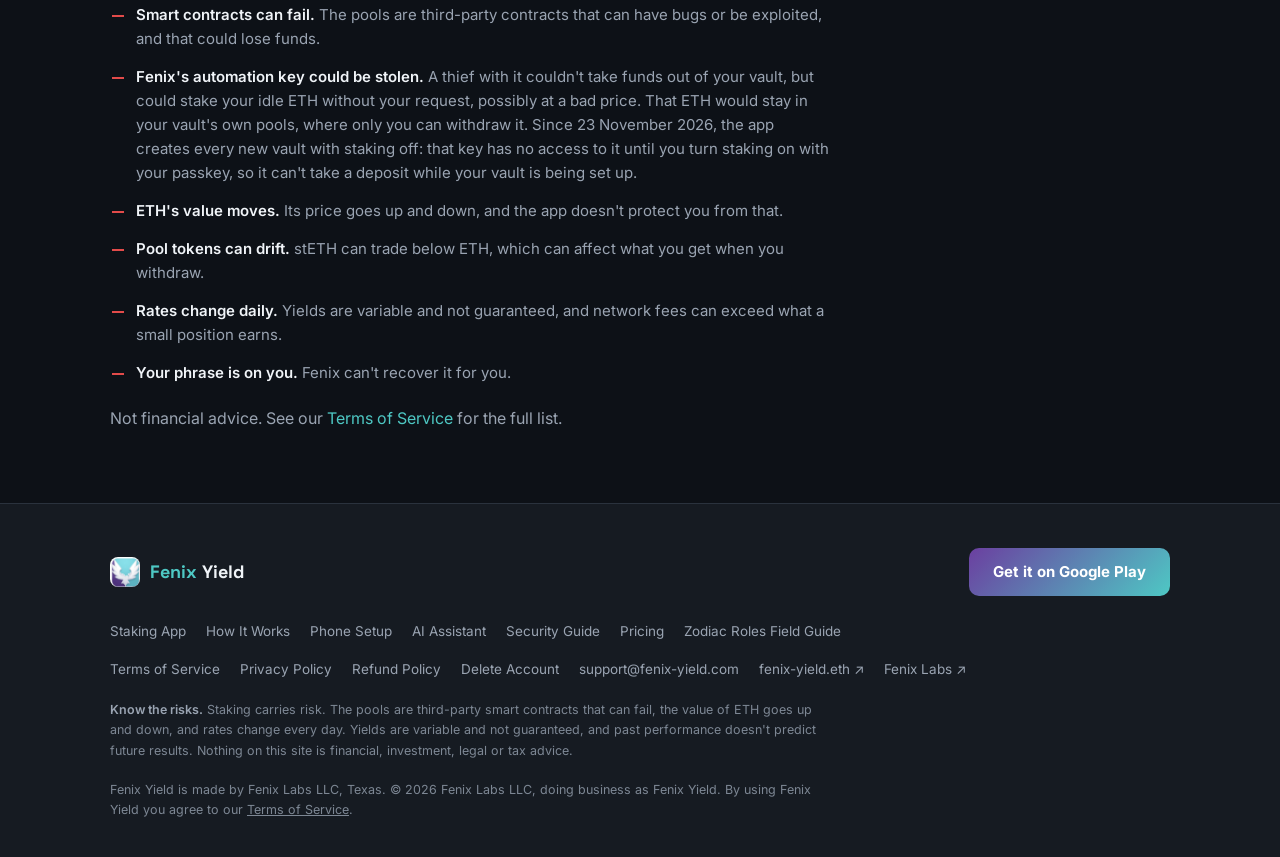
<file: security.html>
<!DOCTYPE html>
<html lang="en">
<head>
<meta charset="UTF-8">
<meta name="viewport" content="width=device-width, initial-scale=1">
<title>Security Guide: Fenix Yield App</title>
<meta name="description" content="How the Fenix Yield app keeps custody with you: a vault you own, your phone's passkey, a 12-word recovery phrase only you hold, and on-chain limits on what automation can do.">
<link rel="canonical" href="https://fenix-yield.com/security.html">
<meta property="og:type" content="website">
<meta property="og:site_name" content="Fenix Yield">
<meta property="og:title" content="Security Guide: Fenix Yield App">
<meta property="og:description" content="A vault you own, your phone's passkey, and on-chain limits on what automation can do.">
<meta property="og:url" content="https://fenix-yield.com/security.html">
<meta property="og:image" content="https://fenix-yield.com/og-image.png">
<meta name="twitter:card" content="summary_large_image">
<meta name="twitter:image" content="https://fenix-yield.com/og-image.png">
<link rel="icon" href="fenix-logo.jpg" type="image/jpeg">
<link rel="preconnect" href="https://fonts.googleapis.com">
<link rel="preconnect" href="https://fonts.gstatic.com" crossorigin>
<link href="https://fonts.googleapis.com/css2?family=Inter:wght@400;500;600;700&family=Space+Grotesk:wght@500;700&display=swap" rel="stylesheet">
<link rel="stylesheet" href="site.css">
</head>
<body>

<nav aria-label="Main">
  <div class="wrap nav-row">
    <a class="brand" href="index.html"><img src="fenix-logo.jpg" alt=""><span><span>Fenix</span> Yield</span></a>
    <ul class="nav-links">
      <li class="opt"><a href="index.html#pools">Pools</a></li>
      <li class="opt"><a href="setup.html">How it works</a></li>
      <li class="opt"><a href="security.html">Security</a></li>
      <li class="opt"><a href="pricing.html">Pricing</a></li>
      <li class="opt"><a href="https://intel.fenix-yield.com" target="_blank" rel="noopener">Fenix Intel ↗</a></li>
      <li class="opt"><a href="https://www.youtube.com/@FenixIntel" target="_blank" rel="noopener">YouTube ↗</a></li>
      <li class="opt"><a href="https://memory.fenix-yield.com" target="_blank" rel="noopener">Fenix Memory ↗</a></li>
      <li><a class="btn btn-fill" href="https://play.google.com/store/apps/details?id=com.fenixyield.app" target="_blank" rel="noopener">Get the app</a></li>
    </ul>
  </div>
</nav>

<main>
  <header class="page-head">
    <div class="wrap">
      <p class="eyebrow">Security guide</p>
      <h1>What protects your ETH, and what you need to protect.</h1>
      <p class="lede">Your ETH sits in a vault you own on Ethereum, not in a Fenix account. That means your phone and your recovery phrase matter, and so does the automation permission explained below.</p>
    </div>
  </header>

  <section class="page-sec" id="custody">
    <div class="wrap">
      <h2>Who can do what</h2>
      <dl class="ledger">
        <div class="ledger-row"><dt>Your passkey</dt><dd>Opens your vault day to day. <strong>In the app, withdrawals and sends to any other wallet need your approval</strong> with it, using your fingerprint, face or screen lock.</dd></div>
        <div class="ledger-row"><dt>Your 12-word phrase</dt><dd>The on-chain recovery key for your vault. <strong>Only you hold it.</strong> Fenix's servers never see the phrase, only its address.</dd></div>
        <div class="ledger-row"><dt>Fenix's automation</dt><dd>Stakes idle ETH into the pools you've enabled, using a wallet whose key Fenix holds and an on-chain permission. <strong>That permission only allows staking. Taking funds out of a pool, or sending them anywhere, needs your passkey.</strong></dd></div>
        <div class="ledger-row"><dt>Fenix AI</dt><dd>Answers questions about your vault and the pools. It can suggest an action, but <strong>only you can approve it.</strong></dd></div>
        <div class="ledger-row"><dt>Fenix Labs</dt><dd>Writes the software and runs the automation wallet. <strong>We don't hold your funds, your passkey or your phrase.</strong></dd></div>
      </dl>
    </div>
  </section>

  <section class="page-sec" id="zodiac">
    <div class="wrap">
      <h2>How the automation permission works</h2>
      <p>Your vault is a Safe smart account on Ethereum. It comes with a Zodiac Roles module, an audited, open-source permissions contract from Gnosis Guild. Fenix's automation wallet holds one role in that module.</p>
      <ul class="plain">
        <li><strong>Limited to certain contracts.</strong> The role can only reach the contracts of the pools your vault has enabled, and a direct ETH send to any other address is rejected on-chain.</li>
        <li><strong>The module belongs to your vault.</strong> After setup, Fenix can't widen its own permissions. Adding Rocket Pool takes your passkey approval.</li>
        <li><strong>You set how it behaves.</strong> Auto-stake can be Daily, Weekly or Off. In Settings you can also set a Switch gap, a Minimum to invest and a Weekly limit.</li>
        <li><strong>Limited to staking calls.</strong> On each of those contracts the role can call one stake function, with its key settings pinned on-chain: an Aave deposit must be credited to your vault, and steCRV can only be approved to Convex. It can't call transfers, other approvals, withdrawals or swaps, so it can't take funds out of a pool or send them anywhere.</li>
      </ul>
      <ul class="plain no">
        <li><strong>It can still stake without asking.</strong> If our servers were compromised, the automation key could stake your idle ETH into an enabled pool without your request, possibly at a bad price. The ETH stays in your vault's positions, and you can withdraw it with your passkey.</li>
      </ul>
      <p>No software is free of risk, and these limits don't protect you from the risks listed below. Developers can read our <a href="zodiac-roles-v2-guide.html">Zodiac Roles field guide</a> for the technical detail.</p>
    </div>
  </section>

  <section class="page-sec" id="phrase">
    <div class="wrap">
      <h2>Protect your recovery phrase and your phone</h2>
      <ul class="plain">
        <li><strong>Write the 12 words on paper and keep them offline.</strong> The app has no copy button for the phrase and blocks screenshots while it's on screen, because copies on a phone or in the cloud can be stolen.</li>
        <li><strong>Never share them.</strong> Don't type them into a website, a chat or another app, including Fenix AI. Nobody from Fenix will ever ask for them.</li>
        <li><strong>Keep a screen lock on your phone.</strong> The app needs one to create a passkey, and it's what stands between a lost phone and your approvals.</li>
        <li><strong>Install only from the real source.</strong> Use <a href="https://play.google.com/store/apps/details?id=com.fenixyield.app" target="_blank" rel="noopener">Google Play</a>. Outside the US, Fenix Intel members can <a href="https://intel.fenix-yield.com/app#direct" target="_blank" rel="noopener">download it directly</a>.</li>
      </ul>
    </div>
  </section>

  <section class="page-sec" id="threats">
    <div class="wrap">
      <h2>What Fenix will never do</h2>
      <ul class="plain no">
        <li>Ask for your 12-word phrase or your passkey.</li>
        <li>Ask you to send ETH to "verify", "unlock" or "upgrade" your vault. Deposits go only to your own vault address, which the app shows you.</li>
        <li>Contact you out of the blue with an urgent warning that you'll lose your funds.</li>
        <li>Offer support from any email address other than support@fenix-yield.com.</li>
      </ul>
      <p class="callout">Not sure about a message? Don't tap anything in it. Open the app yourself, or email <a href="mailto:support@fenix-yield.com">support@fenix-yield.com</a>.</p>
    </div>
  </section>

  <section class="page-sec" id="verify">
    <div class="wrap">
      <h2>Check it for yourself</h2>
      <ul class="plain">
        <li><strong>Look up your vault.</strong> In the app, Settings has a View Safe on Etherscan link to your vault's public record.</li>
        <li><strong>Watch your activity.</strong> Every withdrawal or send adds a Vault activity alert to the app's notification center. You can't turn these off.</li>
        <li><strong>Choose your other alerts.</strong> Rate alerts, better opportunities, stETH price warnings and auto-stake confirmations are switches in Settings.</li>
      </ul>
    </div>
  </section>

  <section class="page-sec" id="risks">
    <div class="wrap">
      <h2>The risks that remain</h2>
      <ul class="plain no">
        <li><strong>Smart contracts can fail.</strong> The pools are third-party contracts that can have bugs or be exploited, and that could lose funds.</li>
        <li><strong>Fenix's automation key could be stolen.</strong> A thief with it couldn't take funds out of your vault, but could stake your idle ETH without your request, possibly at a bad price. That ETH would stay in your vault's own pools, where only you can withdraw it. Since 23 November 2026, the app creates every new vault with staking off: that key has no access to it until you turn staking on with your passkey, so it can't take a deposit while your vault is being set up.</li>
        <li><strong>ETH's value moves.</strong> Its price goes up and down, and the app doesn't protect you from that.</li>
        <li><strong>Pool tokens can drift.</strong> stETH can trade below ETH, which can affect what you get when you withdraw.</li>
        <li><strong>Rates change daily.</strong> Yields are variable and not guaranteed, and network fees can exceed what a small position earns.</li>
        <li><strong>Your phrase is on you.</strong> Fenix can't recover it for you.</li>
      </ul>
      <p>Not financial advice. See our <a href="terms.html">Terms of Service</a> for the full list.</p>
    </div>
  </section>
</main>

<footer>
  <div class="wrap">
    <div class="foot-top">
      <a class="brand" href="index.html"><img src="fenix-logo.jpg" alt=""><span><span>Fenix</span> Yield</span></a>
      <a class="btn btn-fill" href="https://play.google.com/store/apps/details?id=com.fenixyield.app" target="_blank" rel="noopener">Get it on Google Play</a>
    </div>
    <ul class="foot-links">
      <li><a href="staking-app.html">Staking App</a></li>
      <li><a href="setup.html">How It Works</a></li>
      <li><a href="phone-setup.html">Phone Setup</a></li>
      <li><a href="setup-chat.html">AI Assistant</a></li>
      <li><a href="security.html">Security Guide</a></li>
      <li><a href="pricing.html">Pricing</a></li>
      <li><a href="zodiac-roles-v2-guide.html">Zodiac Roles Field Guide</a></li>
    </ul>
    <ul class="foot-links">
      <li><a href="terms.html">Terms of Service</a></li>
      <li><a href="privacy.html">Privacy Policy</a></li>
      <li><a href="refund-policy.html">Refund Policy</a></li>
      <li><a href="delete-account.html">Delete Account</a></li>
      <li><a href="mailto:support@fenix-yield.com">support@fenix-yield.com</a></li>
      <li><a href="https://app.ens.domains/fenix-yield.eth" target="_blank" rel="noopener">fenix-yield.eth ↗</a></li>
      <li><a href="https://fenix-labs.dev" target="_blank" rel="noopener">Fenix Labs ↗</a></li>
    </ul>
    <p class="fine"><strong>Know the risks.</strong> Staking carries risk. The pools are third-party smart contracts that can fail, the value of ETH goes up and down, and rates change every day. Yields are variable and not guaranteed, and past performance doesn't predict future results. Nothing on this site is financial, investment, legal or tax advice.</p>
    <p class="fine">Fenix Yield is made by Fenix Labs LLC, Texas. © 2026 Fenix Labs LLC, doing business as Fenix Yield. By using Fenix Yield you agree to our <a href="terms.html" style="color:inherit">Terms of Service</a>.</p>
  </div>
</footer>

</body>
</html>
</file>
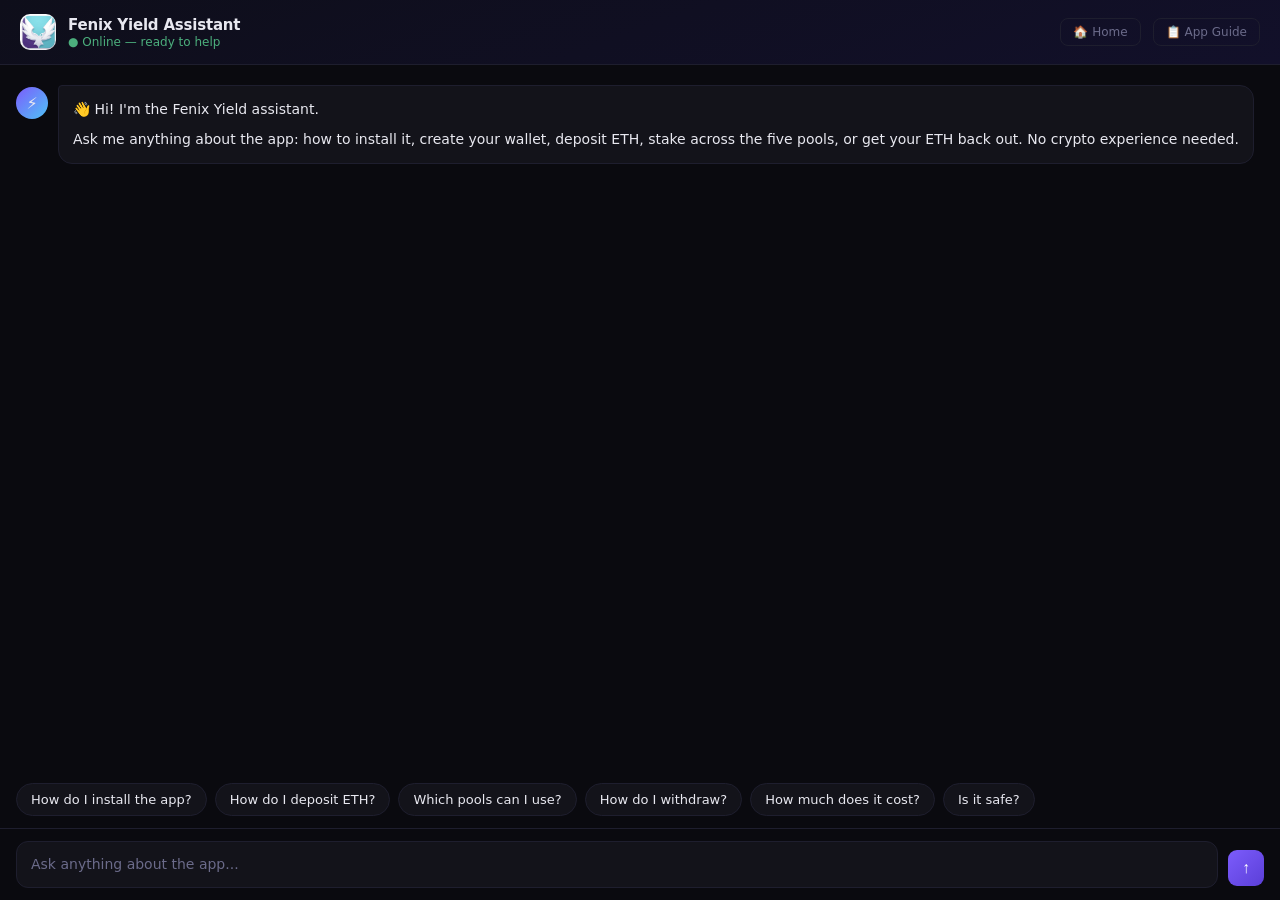
<file: setup-chat.html>
<!DOCTYPE html>
<html lang="en">
<head>
<meta charset="UTF-8"/>
<meta name="viewport" content="width=device-width, initial-scale=1.0"/>
<link rel="icon" href="fenix-logo.jpg" type="image/jpeg">
<title>Fenix Yield — Setup Assistant</title>
<meta name="description" content="Ask the Fenix Yield assistant about the app: how to install it, create your wallet, deposit ETH, stake across five pools, and withdraw.">
<link rel="canonical" href="https://fenix-yield.com/setup-chat.html">
<meta property="og:type" content="website">
<meta property="og:site_name" content="Fenix Yield">
<meta property="og:title" content="Fenix Yield — Setup Assistant">
<meta property="og:description" content="Ask about the Fenix Yield app: installing, creating your wallet, depositing, staking and withdrawing.">
<meta property="og:url" content="https://fenix-yield.com/setup-chat.html">
<meta property="og:image" content="https://fenix-yield.com/og-image.png">
<meta name="twitter:card" content="summary_large_image">
<meta name="twitter:image" content="https://fenix-yield.com/og-image.png">
<style>
:root {
  --bg:      #0a0a0f;
  --surface: #13131a;
  --surface2:#1a1a24;
  --border:  #1e1e2e;
  --accent:  #7c5cfc;
  --accent2: #4fc3f7;
  --success: #4caf7d;
  --text:    #e8e8f0;
  --muted:   #6b6b8a;
  --font:    'Inter', system-ui, sans-serif;
  --mono:    'SF Mono', 'Fira Code', monospace;
}

* { box-sizing: border-box; margin: 0; padding: 0; }
html, body { height: 100%; }

body {
  background: var(--bg);
  color: var(--text);
  font-family: var(--font);
  display: flex;
  flex-direction: column;
  height: 100dvh;
}

/* ── Header ── */
.header {
  background: linear-gradient(160deg, #0e0e1a, #12102a);
  border-bottom: 1px solid var(--border);
  padding: 14px 20px;
  display: flex;
  align-items: center;
  gap: 12px;
  flex-shrink: 0;
}

.header-logo {
  width: 36px; height: 36px;
  border-radius: 10px;
  background: linear-gradient(135deg, var(--accent), var(--accent2));
  display: flex; align-items: center; justify-content: center;
  font-size: 18px; flex-shrink: 0;
}

.header-info { flex: 1; }
.header-info h1 { font-size: 15px; font-weight: 600; letter-spacing: -0.2px; }
.header-info p  { font-size: 12px; color: var(--success); margin-top: 1px; }

.header-link {
  font-size: 12px; color: var(--muted);
  text-decoration: none; padding: 6px 12px;
  border: 1px solid var(--border); border-radius: 8px;
  transition: all 0.15s; flex-shrink: 0;
}
.header-link:hover { border-color: var(--accent); color: var(--text); }

/* ── Progress bar ── */
.progress-bar {
  height: 3px;
  background: var(--border);
  flex-shrink: 0;
  position: relative;
}
.progress-fill {
  height: 100%;
  background: linear-gradient(90deg, var(--accent), var(--accent2));
  width: 0%;
  transition: width 0.5s ease;
}

/* ── Step indicator ── */
.step-indicator {
  display: flex;
  gap: 4px;
  padding: 10px 20px 8px;
  overflow-x: auto;
  scrollbar-width: none;
  flex-shrink: 0;
  border-bottom: 1px solid var(--border);
}
.step-indicator::-webkit-scrollbar { display: none; }

.step-dot {
  width: 28px; height: 28px;
  border-radius: 50%;
  border: 1.5px solid var(--border);
  display: flex; align-items: center; justify-content: center;
  font-size: 10px; font-weight: 600; color: var(--muted);
  flex-shrink: 0; transition: all 0.2s; cursor: default;
}
.step-dot.active {
  border-color: var(--accent);
  color: var(--accent);
  background: rgba(124,92,252,0.1);
}
.step-dot.done {
  border-color: var(--success);
  background: var(--success);
  color: #fff;
}

/* ── Chat area ── */
.chat-area {
  flex: 1;
  overflow-y: auto;
  padding: 20px 16px;
  display: flex;
  flex-direction: column;
  gap: 16px;
  scroll-behavior: smooth;
}

/* ── Messages ── */
.msg {
  display: flex;
  gap: 10px;
  max-width: 100%;
  animation: fadeUp 0.2s ease;
}

@keyframes fadeUp {
  from { opacity: 0; transform: translateY(6px); }
  to   { opacity: 1; transform: translateY(0); }
}

.msg.user { flex-direction: row-reverse; }

.msg-avatar {
  width: 32px; height: 32px;
  border-radius: 50%;
  display: flex; align-items: center; justify-content: center;
  font-size: 16px; flex-shrink: 0; margin-top: 2px;
}

.msg.bot .msg-avatar {
  background: linear-gradient(135deg, var(--accent), var(--accent2));
}

.msg.user .msg-avatar {
  background: var(--surface2);
  border: 1px solid var(--border);
}

.msg-bubble {
  max-width: calc(100% - 48px);
  padding: 12px 14px;
  border-radius: 14px;
  font-size: 14px;
  line-height: 1.6;
}

.msg.bot .msg-bubble {
  background: var(--surface);
  border: 1px solid var(--border);
  border-top-left-radius: 4px;
  color: var(--text);
}

.msg.user .msg-bubble {
  background: linear-gradient(135deg, var(--accent), #5b3fd8);
  color: #fff;
  border-top-right-radius: 4px;
}

.msg-bubble p { margin-bottom: 8px; }
.msg-bubble p:last-child { margin-bottom: 0; }

.msg-bubble .copy-addr {
  background: var(--surface2);
  border: 1px solid var(--border);
  border-radius: 6px;
  padding: 8px 10px;
  font-family: var(--mono);
  font-size: 11px;
  color: var(--accent2);
  margin: 8px 0;
  display: flex;
  align-items: center;
  justify-content: space-between;
  gap: 8px;
  word-break: break-all;
}

.copy-mini {
  background: var(--border);
  border: none; border-radius: 4px;
  padding: 3px 8px; font-size: 10px;
  color: var(--muted); cursor: pointer;
  flex-shrink: 0; transition: all 0.15s;
}
.copy-mini:hover { background: var(--accent); color: #fff; }

/* ── Quick replies ── */
.quick-replies {
  display: flex;
  flex-wrap: wrap;
  gap: 8px;
  padding: 0 16px 12px;
  flex-shrink: 0;
}

.qr-btn {
  padding: 8px 14px;
  border-radius: 20px;
  border: 1px solid var(--border);
  background: var(--surface);
  color: var(--text);
  font-family: var(--font);
  font-size: 13px;
  cursor: pointer;
  transition: all 0.15s;
  white-space: nowrap;
}
.qr-btn:hover {
  border-color: var(--accent);
  color: var(--accent);
}

/* ── Typing indicator ── */
.typing {
  display: flex; gap: 10px; align-items: center;
}
.typing-dots {
  display: flex; gap: 4px;
  background: var(--surface);
  border: 1px solid var(--border);
  border-radius: 14px;
  border-top-left-radius: 4px;
  padding: 12px 16px;
}
.typing-dots span {
  width: 6px; height: 6px;
  border-radius: 50%;
  background: var(--muted);
  animation: bounce 1.2s infinite;
}
.typing-dots span:nth-child(2) { animation-delay: 0.2s; }
.typing-dots span:nth-child(3) { animation-delay: 0.4s; }

@keyframes bounce {
  0%, 60%, 100% { transform: translateY(0); opacity: 0.4; }
  30%            { transform: translateY(-5px); opacity: 1; }
}

/* ── Input area ── */
.input-area {
  border-top: 1px solid var(--border);
  padding: 12px 16px;
  display: flex;
  gap: 10px;
  align-items: flex-end;
  flex-shrink: 0;
  background: var(--bg);
}

.input-wrap {
  flex: 1;
  background: var(--surface);
  border: 1px solid var(--border);
  border-radius: 12px;
  display: flex;
  align-items: flex-end;
  padding: 2px 4px 2px 14px;
  transition: border-color 0.15s;
}
.input-wrap:focus-within { border-color: var(--accent); }

#userInput {
  flex: 1;
  background: transparent;
  border: none;
  color: var(--text);
  font-family: var(--font);
  font-size: 14px;
  resize: none;
  outline: none;
  max-height: 120px;
  min-height: 40px;
  padding: 10px 0;
  line-height: 1.5;
}
#userInput::placeholder { color: var(--muted); }

.send-btn {
  width: 36px; height: 36px;
  border-radius: 9px;
  border: none;
  background: linear-gradient(135deg, var(--accent), #5b3fd8);
  color: #fff;
  font-size: 16px;
  cursor: pointer;
  display: flex; align-items: center; justify-content: center;
  transition: opacity 0.15s;
  flex-shrink: 0;
  margin-bottom: 2px;
}
.send-btn:hover { opacity: 0.85; }
.send-btn:disabled { opacity: 0.3; cursor: not-allowed; }

/* ── Checklist inside bubble ── */
.inline-check { 
  display: flex; align-items: center; gap: 8px;
  padding: 6px 0; font-size: 13px; color: var(--muted);
  cursor: pointer; user-select: none;
}
.inline-check.done { color: var(--success); }
.inline-check .ic-box {
  width: 18px; height: 18px; border-radius: 5px;
  border: 1.5px solid var(--muted);
  display: flex; align-items: center; justify-content: center;
  flex-shrink: 0; font-size: 11px; transition: all 0.15s;
}
.inline-check.done .ic-box { background: var(--success); border-color: var(--success); color: #fff; }

/* ── Step complete badge ── */
.step-badge {
  display: inline-flex; align-items: center; gap: 6px;
  background: rgba(76,175,125,0.15);
  border: 1px solid rgba(76,175,125,0.3);
  color: var(--success);
  border-radius: 20px;
  padding: 4px 12px; font-size: 12px; font-weight: 600;
  margin-top: 8px;
}
</style>
</head>
<body>

<!-- Header -->
<div class="header">
  <a href="index.html" style="display:inline-flex;text-decoration:none;flex-shrink:0;" title="Back to Fenix Yield home"><img src="fenix-logo.jpg" alt="Fenix Yield" style="width:36px;height:36px;border-radius:10px;object-fit:cover;"></a>
  <div class="header-info">
    <h1>Fenix Yield Assistant</h1>
    <p>● Online — ready to help</p>
  </div>
  <a class="header-link" href="index.html">🏠 Home</a>
  <a class="header-link" href="setup.html">📋 App Guide</a>
</div>

<!-- Chat -->
<div class="chat-area" id="chatArea"></div>

<!-- Quick replies -->
<div class="quick-replies" id="quickReplies"></div>

<!-- Input -->
<div class="input-area">
  <div class="input-wrap">
    <textarea id="userInput" placeholder="Ask anything about the app..." rows="1"></textarea>
  </div>
  <button class="send-btn" id="sendBtn" onclick="sendMessage()">↑</button>
</div>

<script type="module">
// ── State ─────────────────────────────────────────────────────────────────────
let conversation = [];
let isTyping     = false;

// The setup-chat proxy (api.fenix-yield.com) reads this prompt straight from the live
// page and ignores the one the browser sends, so editing it here edits the assistant
// within about 10 minutes. Keep it ONE double-quoted string, declared once at the start of
// its line, with nothing joined onto it and no commented-out copy anywhere in the page: the
// proxy refuses anything else, alerts, and keeps serving its last good copy. Before pushing
// an edit, run ops/setup-chat-proxy/check-page.js from the fenix-mobile-api repo.
const SYSTEM_PROMPT = "You are the Fenix Yield onboarding assistant. Your job is to help people understand and use the Fenix Yield app, step by step.\n\nFenix Yield is an Ethereum staking app for Android, made by Fenix Labs LLC in Texas. The app creates a vault the user owns on Ethereum, secured by their phone's passkey and a 12-word recovery phrase. From the app they can stake ETH across five pools: Lido, Rocket Pool, Aave, Curve and Convex.\n\nGETTING STARTED. Walk users through these steps:\n1. PHONE SETUP: Before installing, their phone must be ready (see PHONE SETUP below): Android 10 or newer, a screen lock set, and a Google account signed in. Full 2-minute guide: https://fenix-yield.com/phone-setup.html\n2. INSTALL: The app is on Google Play, in the US only for now. Tell users to search the Play Store for Fenix Yield, or open https://play.google.com/store/apps/details?id=com.fenixyield.app. Outside the US, Fenix Intel members can download it directly from https://intel.fenix-yield.com/app#direct. Never give any other download link.\n3. CREATE WALLET: Open the app and follow the steps to create a vault. If someone gave them a referral code, they enter it on this screen before creating the vault. The app shows a 12-word recovery phrase, which they must write on paper and keep safe. They confirm two of the words, then approve with their fingerprint, face or screen lock.\n4. MEMBERSHIP: They subscribe inside the app, and Google Play bills it.\n5. DEPOSIT ETH: The app shows their vault address. They send ETH to it from any wallet or exchange, on the Ethereum network only. The minimum to activate the vault is 0.01 ETH. The vault activates automatically after that first deposit, which can take a few minutes.\n6. STAKE: In the stake sheet they pick a pool, or choose Auto so Fenix uses the pool showing the highest rate when they stake, leaving out Convex. They tap Stake Now, and a confirmation appears before it runs. Staking itself does not ask for their passkey. To have new deposits staked automatically, they set Auto-stake to Daily or Weekly. Stake Now saves whatever that setting shows, so they should choose Off if they only want this one stake. A deposit earns nothing until it is staked. Lido, Aave, Curve and Convex are ready to use. Rocket Pool unlocks once in the app with one passkey approval.\n7. CHECK PROGRESS: Home shows their balance and where it is staked. Markets compares each pool's current rate. Portfolio shows how their balance has moved over time, and their holdings and earnings can be exported as a spreadsheet. Chat is Fenix AI, an assistant inside the app that answers questions using their real balance. It can suggest an action, but only the user can approve it.\n8. WITHDRAW FROM A POOL: On Home, under In your vault, they tap the pool and choose Withdraw to vault, for all or part of it. It comes back to their vault as ETH, approved with their passkey.\n9. SEND ETH OUT: They can send ETH from their vault to any other wallet with Send ETH, approved with their passkey. Only ETH that is available in the vault can be sent, so ETH in a pool must be withdrawn first.\n\nKEY FACTS:\n- Keys: the passkey stays on the user's device and only they hold the 12-word recovery phrase. Fenix's servers never see the phrase, only its address.\n- Fenix's automation stakes idle ETH into the pools they have enabled, using a wallet whose key Fenix holds and an on-chain permission (Zodiac Roles). That permission only allows staking into those pools: the automation cannot take funds out of a pool or send them anywhere, and in the app, withdrawals and sends out of the vault need their passkey. If that key were stolen, the thief could stake idle ETH without the user asking, possibly at a bad price. That ETH would stay in the vault's own pools, where only the user can withdraw it. Since 23 November 2026, the app creates every new vault with staking off: that key has no access to it until the user turns staking on with their passkey, so it cannot take a deposit while a vault is being set up either. If asked, say so plainly. Never say that Fenix cannot move their ETH at all (it stakes it), never call the app non-custodial or self-custody, and never say the phrase is the only key.\n- Automatic staking only puts idle ETH into a pool. It does not switch or withdraw ETH that is already staked on its own; the user starts those.\n- Earnings build up inside each pool, so they are already in the balance. There is no harvest, no reinvesting and nothing to collect. Never say that rewards compound automatically or get collected for them.\n- Rates: Fenix quotes a range of 1.5% to 5% a year across the pools. Rates move a lot and any pool can fall below that range. The Markets tab shows live rates. Whenever you discuss rates or yield, say that yields are variable and not guaranteed, and that this is not financial advice.\n- Never call anything guaranteed or risk-free, never describe it as passive income, and never predict prices. Do not recommend a specific pool as the right choice for someone; explain the differences and let them decide.\n- If a membership ends, their funds keep earning and withdrawals stay open.\n\nTHE FIVE POOLS:\n- Lido: liquid staking. The user holds stETH, which earns staking rewards daily, with no validator to run.\n- Rocket Pool: decentralized staking run by independent node operators. The user holds rETH, which grows in ETH value as rewards accrue. It unlocks with one passkey approval.\n- Aave: a decentralized lending protocol. The ETH earns variable interest from borrowers.\n- Curve: a liquidity pool. The ETH joins the stETH/ETH pool and earns trading fees and the staking yield of the stETH it holds.\n- Convex: holds that same Curve position and earns about what Curve does, at higher network fees, so Auto leaves it out. Its own CRV and CVX rewards are close to zero right now. Fenix does not collect them, they are not in the balance, and they stay the user's on Convex.\n\nRISKS. Be honest about these when asked, and whenever someone asks whether it is safe: the pools are third-party smart contracts that can fail, the value of ETH goes up and down, stETH can trade below ETH, rates change every day, and network fees can exceed what a small position earns. If someone loses their recovery phrase, Fenix cannot recover it for them.\n\nPRICING:\n- One monthly membership, billed through Google Play: USD 28.99 a month for a new subscriber's first 12 months, then USD 38.99 a month. Google Play shows the exact price before they pay. Always say the first-year price is for new subscribers.\n- The first-year price appears automatically at checkout. There is NO promo code to enter. It is for Google accounts that have not had this subscription before. If someone asks about a code such as LAUNCH29, reassure them there is nothing to type.\n- It renews monthly, and they can cancel anytime in Google Play. Access continues until the end of the current month.\n- Fenix takes no percentage of their yield.\n- Do NOT frame paying outside the store as a way to avoid store fees.\n- Refunds for Google Play purchases follow Google Play's policy. See https://fenix-yield.com/refund-policy.html\n\nNETWORK (GAS) FEES:\nEvery on-chain action (stake, switch pools, withdraw, send) pays an Ethereum network fee, which changes with how busy the network is. The app shows the fee in ETH and USD before the user confirms and charges it at cost, with no markup from Fenix. A withdrawal or send pays its fee in that transaction. A stake's fee is added to their next withdrawal or send. The first stake after setup and one withdrawal per calendar month are covered by Fenix up to a capped amount. If a stake's fee would exceed 15% of the amount, the app stops and suggests waiting for lower gas or staking a larger amount. Withdrawals and sends are never stopped for the size of their fee: the app shows it and the member decides. The one exception is a fee that won't fit in the vault's ETH. Then the app stops, and for a send it says how much can be sent.\n\nPHONE SETUP (BEFORE INSTALLING):\nThe app protects the wallet with a passkey, so the phone must be ready first. Walk users through this checklist when they are about to install, or whenever wallet creation fails:\n1. Screen lock set: REQUIRED (Settings > Security > Screen lock: PIN, pattern or password. Adding fingerprint or face unlock is strongly recommended so approvals are one touch).\n2. Signed into a Google account on the phone: REQUIRED (Settings > Passwords & accounts > Add account > Google). The passkey is stored by Google and the app installs through Google Play.\n3. Google enabled for passkeys: usually already on (Settings > Passwords & accounts > Passkeys, make sure Google is enabled).\n4. Android 10 or newer (Settings > About phone > Android version).\n5. Google Play up to date.\nTROUBLESHOOTING: If wallet creation mentions a missing screen lock, 'no create options available', or 'your phone is not set up to create passkeys', it is almost always a missing screen lock or no Google account on the phone. Have them complete steps 1 to 3, reopen the app and tap Try again. By this point the app has already shown them their 12 words, so they should keep what they wrote down. If the app restarted and shows a different phrase, they must write down the new one and throw away the old one, because the phrase on screen when the vault is created is the one that counts. If a user cannot find the app on Google Play: it is available in the US only for now, and outside the US Google Play says it is not available in their country. Otherwise have them update the Play Store app, clear its cache, and search for Fenix Yield again.\n\nBUYING ETH:\nIf someone has no ETH yet: Venmo and Robinhood both sell ETH and send it on Ethereum by default, which makes them beginner-friendly. In Venmo, crypto transfers must be turned on first. On an exchange such as Coinbase, they must choose the Ethereum network when withdrawing and NEVER Base, Arbitrum, Optimism or Polygon, because ETH sent on those networks will not reach their vault. Suggest buying a little extra to cover fees. These are third-party services Fenix is not affiliated with.\n\nALERTS AND AUTOMATION RULES:\nAlerts appear in the app's notification center. The app does not send push notifications to the phone's lock screen, so never promise those. Every withdrawal or send adds a Vault activity alert, and those cannot be turned off. In Settings users can switch these on or off: Rate alerts, Better opportunities, stETH price warnings and Auto-stake confirmations. Settings also has three automation rules: Switch gap (how much higher another pool's rate must be before new deposits go there), Minimum to invest (idle ETH below this is left alone) and Weekly limit (caps how much idle ETH automation invests per week). These rules only hold back automated investing.\n\nLEARNING MORE:\n- Fenix Intel (https://intel.fenix-yield.com) is our education and research hub for Ethereum staking, sold separately.\n- Our YouTube channel (https://www.youtube.com/@FenixIntel) has free Ethereum & Staking 101 episodes and a tour of the app.\n- Security guide: https://fenix-yield.com/security.html\n- App guide: https://fenix-yield.com/setup.html\n- Support: support@fenix-yield.com\n\nTELEGRAM BOT:\nThis website and this assistant only cover the app. If someone asks about the older Fenix Telegram bot, say that we no longer promote it and that this assistant can't help with it, and point them to support@fenix-yield.com. Do not say it has been shut down or is unsupported.\n\nSAFETY:\nNever ask for a recovery phrase, password or private key. If someone starts to share one, tell them to stop, because nobody at Fenix needs it. Never tell anyone to send ETH anywhere except their own vault address shown in the app.\n\nTONE:\n- Assume ZERO crypto knowledge.\n- Be warm, encouraging and patient.\n- Keep responses concise.\n- Never use jargon without explaining it.\n- Never make users feel stupid for not knowing crypto concepts.\n- Write plain text. Use double asterisks for bold if needed. Never use single asterisks, headings or tables, because they show up as raw symbols."

// ── Rendering ─────────────────────────────────────────────────────────────────

function addMessage(role, content, showAvatar = true) {
  const area = document.getElementById('chatArea');
  const wrap = document.createElement('div');
  wrap.className = `msg ${role}`;

  if (showAvatar) {
    const av = document.createElement('div');
    av.className = 'msg-avatar';
    av.textContent = role === 'bot' ? '⚡' : '👤';
    wrap.appendChild(av);
  }

  const bubble = document.createElement('div');
  bubble.className = 'msg-bubble';
  bubble.innerHTML = content;
  wrap.appendChild(bubble);
  area.appendChild(wrap);
  area.scrollTop = area.scrollHeight;

  // Wire up copy buttons inside bubble
  bubble.querySelectorAll('.copy-mini').forEach(btn => {
    btn.addEventListener('click', () => {
      const text = btn.previousElementSibling?.textContent || btn.dataset.copy;
      navigator.clipboard.writeText(text).then(() => {
        const orig = btn.textContent;
        btn.textContent = 'Copied!';
        btn.style.background = 'var(--success)';
        btn.style.color = '#fff';
        setTimeout(() => { btn.textContent = orig; btn.style.background = ''; btn.style.color = ''; }, 2000);
      });
    });
  });

  return wrap;
}

function showTyping() {
  const area = document.getElementById('chatArea');
  const wrap = document.createElement('div');
  wrap.className = 'typing';
  wrap.id = 'typingIndicator';
  wrap.innerHTML = `
    <div class="msg-avatar" style="background:linear-gradient(135deg,var(--accent),var(--accent2))">⚡</div>
    <div class="typing-dots"><span></span><span></span><span></span></div>`;
  area.appendChild(wrap);
  area.scrollTop = area.scrollHeight;
}

function hideTyping() {
  document.getElementById('typingIndicator')?.remove();
}

function setQuickReplies(options) {
  const qr = document.getElementById('quickReplies');
  qr.innerHTML = '';
  options.forEach(opt => {
    const btn = document.createElement('button');
    btn.className = 'qr-btn';
    btn.textContent = opt;
    btn.onclick = () => {
      document.getElementById('userInput').value = opt;
      sendMessage();
    };
    qr.appendChild(btn);
  });
}

const DEFAULT_REPLIES = ['How do I install the app?', 'How do I deposit ETH?', 'Which pools can I use?', 'How do I withdraw?', 'How much does it cost?', 'Is it safe?'];

function pickQuickReplies(userText) {
  // Match on the user's own question (their intent).
  const t = (userText || '').toLowerCase();
  if (/withdraw|unstake|take.*out|cash out/.test(t))          return ['How do I send ETH out?', 'How do I stake again?', 'Are there any fees?'];
  if (/\bsend\b|transfer|move.*(out|wallet)|external/.test(t)) return ['How do I withdraw from a pool?', 'How much does it cost?', 'Is it safe?'];
  if (/install|download/.test(t))                             return ['I installed the app ✓', 'How do I create my wallet?', 'Is it safe?'];
  if (/create|wallet|vault|recovery|phrase|passkey|backup/.test(t)) return ['My wallet is ready ✓', 'How do I deposit ETH?', 'What if I lose my phrase?'];
  if (/deposit|fund|add (eth|money|funds)/.test(t))           return ['I deposited ETH ✓', 'How do I stake?', 'How long until it arrives?'];
  if (/stake|earn|pool|apy|rate/.test(t))                     return ['How do I withdraw?', 'What are the pools?', 'What are the risks?'];
  if (/cost|price|pay|subscri|how much/.test(t))              return ['How do I install the app?', 'How do I withdraw?', 'Is it safe?'];
  return DEFAULT_REPLIES;
}

function formatBotResponse(text) {
  // Escape the reply so it is shown as plain text; the only markup is what this function
  // adds below (bold, breaks).
  text = escapeHtml(text.trim());

  // Convert **bold** 
  text = text.replace(/\*\*(.*?)\*\*/g, '<strong>$1</strong>');

  // Convert newlines to paragraphs
  const paras = text.split(/\n\n+/).filter(p => p.trim());
  return paras.map(p => {
    const lines = p.split('\n').join('<br>');
    return `<p>${lines}</p>`;
  }).join('');
}

// ── API Call ──────────────────────────────────────────────────────────────────

// An error whose text is written for the visitor: the proxy's own refusals (a limit
// reached, a message too long, come back tomorrow) and our timeout. Anything else (no
// network, a Cloudflare error page) shows GENERIC_ERROR instead.
class VisitorError extends Error {}
const GENERIC_ERROR = 'Sorry, I had trouble connecting. Please try again in a moment.';
// Server text is shown as plain text, never as markup.
const escapeHtml = s => String(s).replace(/[&<>"']/g, c => ({ '&': '&amp;', '<': '&lt;', '>': '&gt;', '"': '&quot;', "'": '&#39;' }[c]));

async function callClaude(userMessage) {
  conversation.push({ role: 'user', content: userMessage });

  // Hard timeout over the WHOLE exchange, reply body included: without this, a stalled
  // request (flaky mobile network, a proxy hiccup) never settles — the typing dots spin
  // forever and isTyping stays true, silently blocking every later message until the
  // page is reloaded. On ANY failure (a lost or unreadable reply included) we also roll
  // back the user turn just pushed, so a retry starts clean.
  const controller = new AbortController();
  const timer = setTimeout(() => controller.abort(), 35000);

  try {
    const response = await fetch('https://api.fenix-yield.com/chat', {
      method: 'POST',
      headers: { 'Content-Type': 'application/json' },
      body: JSON.stringify({
        model:      'claude-sonnet-5',
        max_tokens: 1000,
        system:     SYSTEM_PROMPT,
        messages:   conversation,
      }),
      signal: controller.signal,
    });
    // A body that isn't JSON (an error page, a reply cut off mid-download) counts as no
    // answer; only the timeout's abort is passed on as itself.
    const data = await response.json().catch(e => { if (e?.name === 'AbortError') throw e; return null; });

    if (!response.ok) {
      const msg = data?.error?.message;
      throw (response.status !== 403 && typeof msg === 'string' && msg.trim())
        ? new VisitorError(msg.slice(0, 300))
        : new Error(`HTTP ${response.status}`);
    }

    // claude-sonnet-5 can return an extended-thinking block first, so content[0] may be
    // {type:'thinking'} — pick the text block from the array rather than assuming [0].
    // Anything but a non-empty string is no reply, so nothing malformed joins the history.
    const blocks = Array.isArray(data?.content) ? data.content : [];
    const reply = blocks.find(b => b && b.type === 'text' && typeof b.text === 'string' && b.text.trim())?.text;
    if (!reply) throw new VisitorError('Sorry, something went wrong. Please try again.');

    conversation.push({ role: 'assistant', content: reply });
    return reply;
  } catch (e) {
    conversation.pop();
    throw (e?.name === 'AbortError')
      ? new VisitorError('The assistant took too long to respond. Please try again.')
      : e;
  } finally {
    clearTimeout(timer);
  }
}

// ── Send message ──────────────────────────────────────────────────────────────

window.sendMessage = async function() {
  if (isTyping) return;
  const input = document.getElementById('userInput');
  const text  = input.value.trim();
  if (!text) return;

  input.value = '';
  input.style.height = 'auto';
  document.getElementById('quickReplies').innerHTML = '';
  document.getElementById('sendBtn').disabled = true;

  addMessage('user', `<p>${escapeHtml(text)}</p>`);
  isTyping = true;
  showTyping();

  // Reassure on a normal-but-slow reply (~7s) so the wait never reads as frozen.
  const slowHint = setTimeout(() => {
    const dots = document.querySelector('#typingIndicator .typing-dots');
    if (dots && !dots.dataset.hinted) { dots.dataset.hinted = '1'; dots.insertAdjacentHTML('afterend', '<span style="color:var(--muted);font-size:12px;margin-left:8px;">still thinking…</span>'); }
  }, 6000);

  try {
    const reply = await callClaude(text);
    clearTimeout(slowHint);
    hideTyping();

    addMessage('bot', formatBotResponse(reply));
    setQuickReplies(pickQuickReplies(text));

  } catch (err) {
    clearTimeout(slowHint);
    hideTyping();
    addMessage('bot', `<p>${escapeHtml(err instanceof VisitorError ? err.message : GENERIC_ERROR)}</p>`);
    // Give the text back, so "too long" can be shortened and anything else re-sent.
    if (!input.value) { input.value = text; input.dispatchEvent(new Event('input')); }
    setQuickReplies(pickQuickReplies(text));
    console.error(err);
  }

  isTyping = false;
  document.getElementById('sendBtn').disabled = false;
};

// ── Input auto-resize + enter to send ────────────────────────────────────────

const input = document.getElementById('userInput');
input.addEventListener('input', () => {
  input.style.height = 'auto';
  input.style.height = Math.min(input.scrollHeight, 120) + 'px';
});

input.addEventListener('keydown', (e) => {
  if (e.key === 'Enter' && !e.shiftKey) {
    e.preventDefault();
    sendMessage();
  }
});

// ── Initial greeting ──────────────────────────────────────────────────────────

function init() {
  addMessage('bot', `<p>👋 Hi! I'm the Fenix Yield assistant.</p>
<p>Ask me anything about the app: how to install it, create your wallet, deposit ETH, stake across the five pools, or get your ETH back out. No crypto experience needed.</p>`);
  setQuickReplies(DEFAULT_REPLIES);
}

init();
</script>
</body>
</html>
</file>
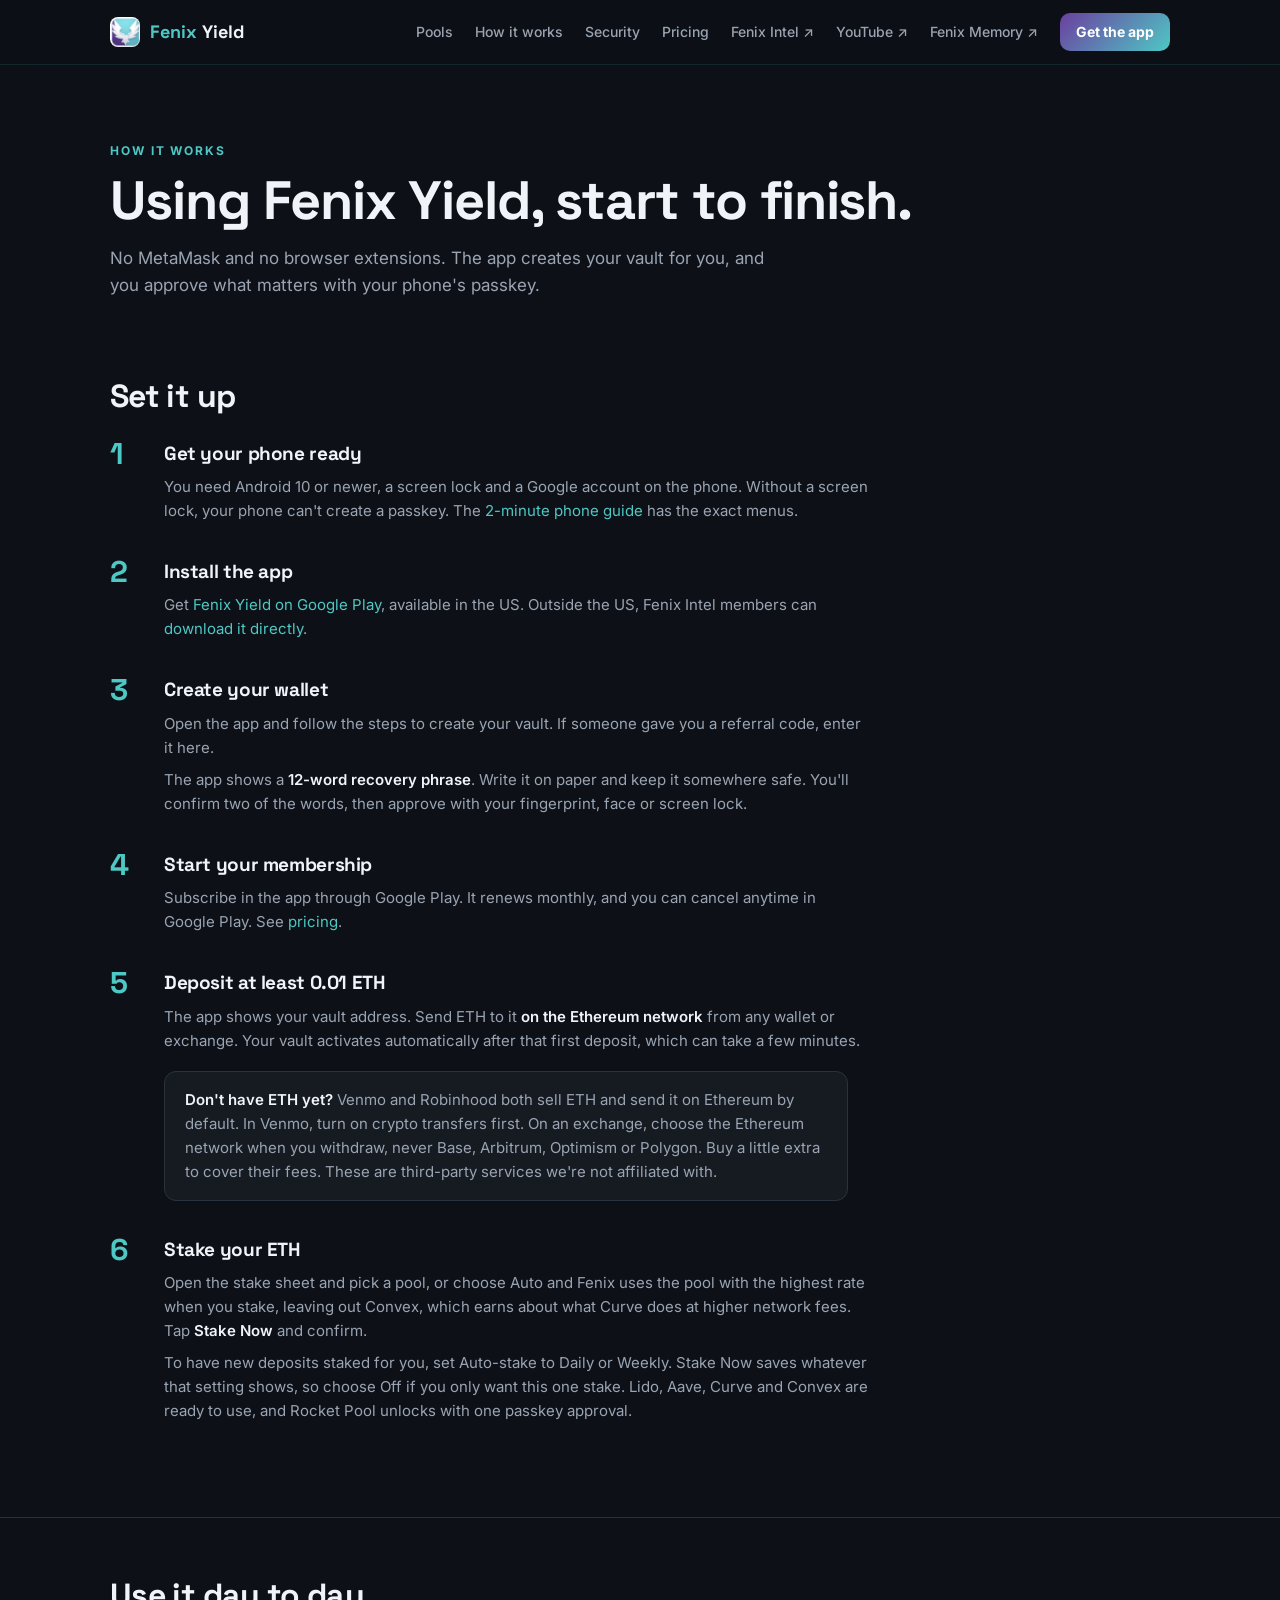
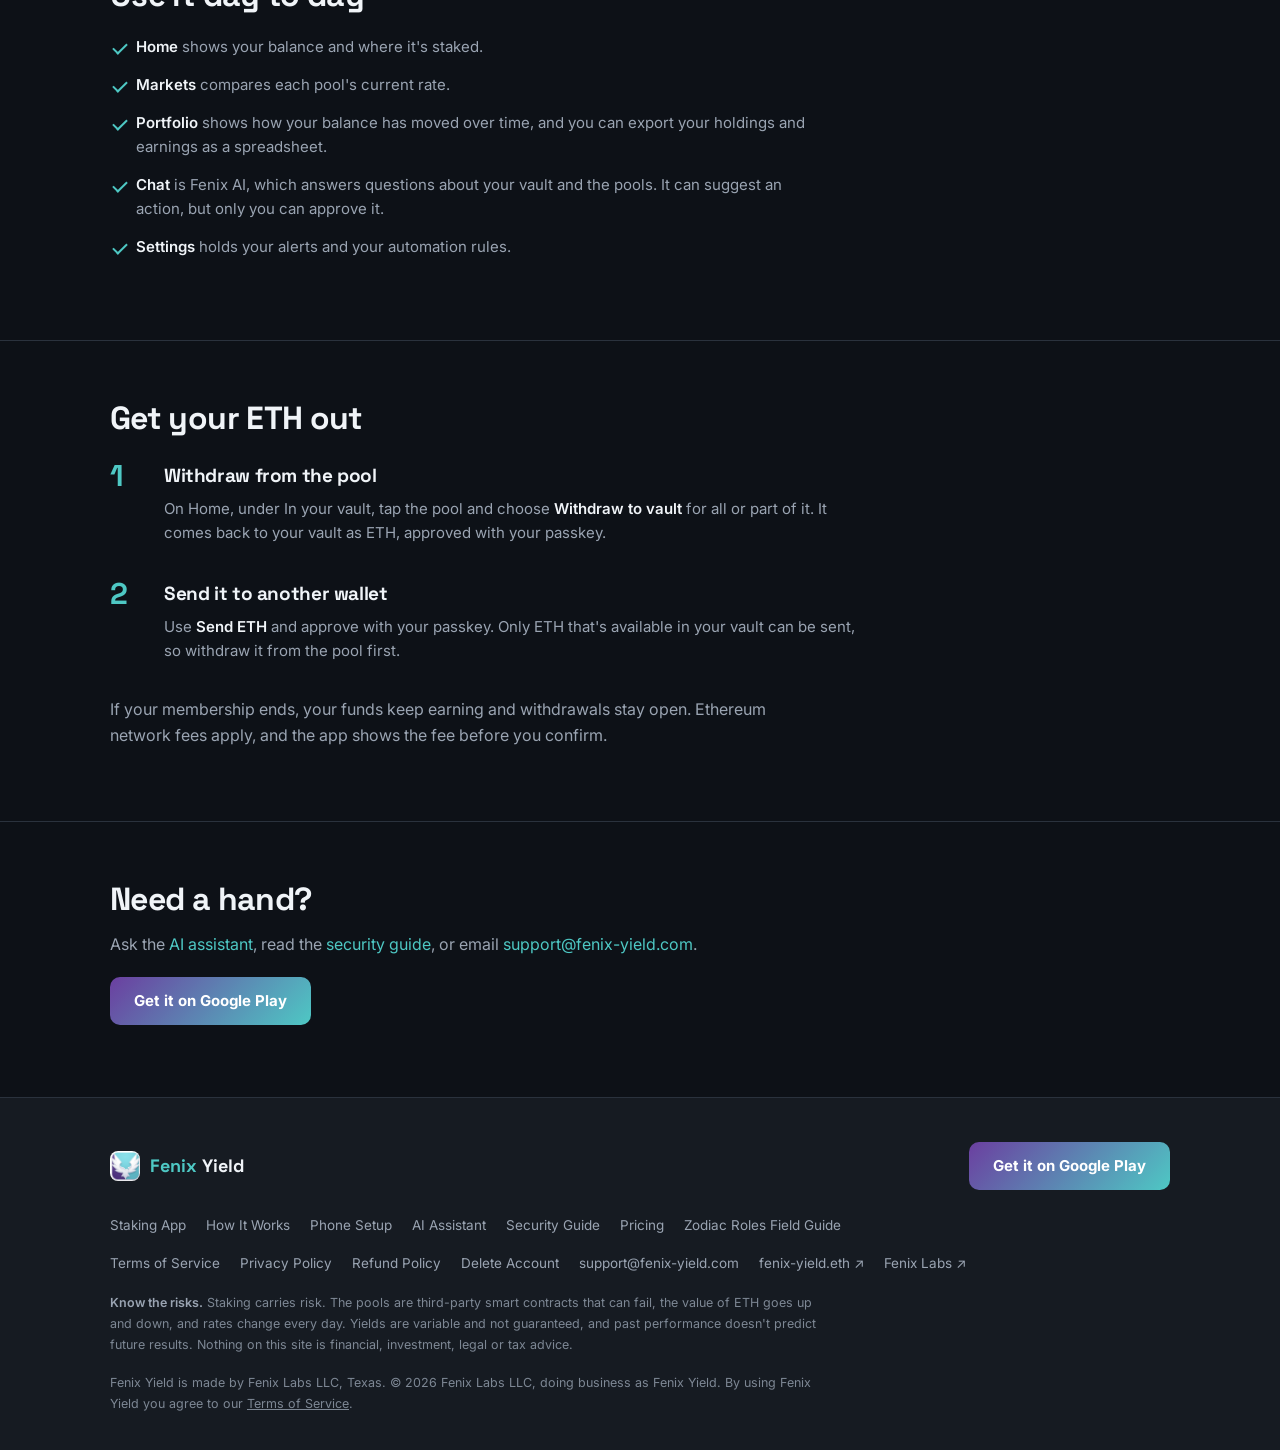
<file: setup.html>
<!DOCTYPE html>
<html lang="en">
<head>
<meta charset="UTF-8">
<meta name="viewport" content="width=device-width, initial-scale=1">
<title>How It Works: Fenix Yield App Guide</title>
<meta name="description" content="A step-by-step guide to the Fenix Yield app: get your phone ready, create your wallet, deposit ETH, stake across five pools, and withdraw.">
<link rel="canonical" href="https://fenix-yield.com/setup.html">
<meta property="og:type" content="website">
<meta property="og:site_name" content="Fenix Yield">
<meta property="og:title" content="How It Works: Fenix Yield App Guide">
<meta property="og:description" content="Get your phone ready, create your wallet, deposit ETH, stake across five pools, and withdraw.">
<meta property="og:url" content="https://fenix-yield.com/setup.html">
<meta property="og:image" content="https://fenix-yield.com/og-image.png">
<meta name="twitter:card" content="summary_large_image">
<meta name="twitter:image" content="https://fenix-yield.com/og-image.png">
<link rel="icon" href="fenix-logo.jpg" type="image/jpeg">
<link rel="preconnect" href="https://fonts.googleapis.com">
<link rel="preconnect" href="https://fonts.gstatic.com" crossorigin>
<link href="https://fonts.googleapis.com/css2?family=Inter:wght@400;500;600;700&family=Space+Grotesk:wght@500;700&display=swap" rel="stylesheet">
<link rel="stylesheet" href="site.css">
</head>
<body>

<nav aria-label="Main">
  <div class="wrap nav-row">
    <a class="brand" href="index.html"><img src="fenix-logo.jpg" alt=""><span><span>Fenix</span> Yield</span></a>
    <ul class="nav-links">
      <li class="opt"><a href="index.html#pools">Pools</a></li>
      <li class="opt"><a href="setup.html">How it works</a></li>
      <li class="opt"><a href="security.html">Security</a></li>
      <li class="opt"><a href="pricing.html">Pricing</a></li>
      <li class="opt"><a href="https://intel.fenix-yield.com" target="_blank" rel="noopener">Fenix Intel ↗</a></li>
      <li class="opt"><a href="https://www.youtube.com/@FenixIntel" target="_blank" rel="noopener">YouTube ↗</a></li>
      <li class="opt"><a href="https://memory.fenix-yield.com" target="_blank" rel="noopener">Fenix Memory ↗</a></li>
      <li><a class="btn btn-fill" href="https://play.google.com/store/apps/details?id=com.fenixyield.app" target="_blank" rel="noopener">Get the app</a></li>
    </ul>
  </div>
</nav>

<main>
  <header class="page-head">
    <div class="wrap">
      <p class="eyebrow">How it works</p>
      <h1>Using Fenix Yield, start to finish.</h1>
      <p class="lede">No MetaMask and no browser extensions. The app creates your vault for you, and you approve what matters with your phone's passkey.</p>
    </div>
  </header>

  <section class="page-sec" id="setup">
    <div class="wrap">
      <h2>Set it up</h2>
      <ol class="guide">
        <li>
          <h3>Get your phone ready</h3>
          <p>You need Android 10 or newer, a screen lock and a Google account on the phone. Without a screen lock, your phone can't create a passkey. The <a href="phone-setup.html">2-minute phone guide</a> has the exact menus.</p>
        </li>
        <li>
          <h3>Install the app</h3>
          <p>Get <a href="https://play.google.com/store/apps/details?id=com.fenixyield.app" target="_blank" rel="noopener">Fenix Yield on Google Play</a>, available in the US. Outside the US, Fenix Intel members can <a href="https://intel.fenix-yield.com/app#direct" target="_blank" rel="noopener">download it directly</a>.</p>
        </li>
        <li>
          <h3>Create your wallet</h3>
          <p>Open the app and follow the steps to create your vault. If someone gave you a referral code, enter it here.</p>
          <p>The app shows a <strong>12-word recovery phrase</strong>. Write it on paper and keep it somewhere safe. You'll confirm two of the words, then approve with your fingerprint, face or screen lock.</p>
        </li>
        <li>
          <h3>Start your membership</h3>
          <p>Subscribe in the app through Google Play. It renews monthly, and you can cancel anytime in Google Play. See <a href="pricing.html">pricing</a>.</p>
        </li>
        <li>
          <h3>Deposit at least 0.01 ETH</h3>
          <p>The app shows your vault address. Send ETH to it <strong>on the Ethereum network</strong> from any wallet or exchange. Your vault activates automatically after that first deposit, which can take a few minutes.</p>
          <p class="callout"><strong>Don't have ETH yet?</strong> Venmo and Robinhood both sell ETH and send it on Ethereum by default. In Venmo, turn on crypto transfers first. On an exchange, choose the Ethereum network when you withdraw, never Base, Arbitrum, Optimism or Polygon. Buy a little extra to cover their fees. These are third-party services we're not affiliated with.</p>
        </li>
        <li>
          <h3>Stake your ETH</h3>
          <p>Open the stake sheet and pick a pool, or choose Auto and Fenix uses the pool with the highest rate when you stake, leaving out Convex, which earns about what Curve does at higher network fees. Tap <strong>Stake Now</strong> and confirm.</p>
          <p>To have new deposits staked for you, set Auto-stake to Daily or Weekly. Stake Now saves whatever that setting shows, so choose Off if you only want this one stake. Lido, Aave, Curve and Convex are ready to use, and Rocket Pool unlocks with one passkey approval.</p>
        </li>
      </ol>
    </div>
  </section>

  <section class="page-sec" id="use">
    <div class="wrap">
      <h2>Use it day to day</h2>
      <ul class="plain">
        <li><strong>Home</strong> shows your balance and where it's staked.</li>
        <li><strong>Markets</strong> compares each pool's current rate.</li>
        <li><strong>Portfolio</strong> shows how your balance has moved over time, and you can export your holdings and earnings as a spreadsheet.</li>
        <li><strong>Chat</strong> is Fenix AI, which answers questions about your vault and the pools. It can suggest an action, but only you can approve it.</li>
        <li><strong>Settings</strong> holds your alerts and your automation rules.</li>
      </ul>
    </div>
  </section>

  <section class="page-sec" id="withdraw">
    <div class="wrap">
      <h2>Get your ETH out</h2>
      <ol class="guide">
        <li>
          <h3>Withdraw from the pool</h3>
          <p>On Home, under In your vault, tap the pool and choose <strong>Withdraw to vault</strong> for all or part of it. It comes back to your vault as ETH, approved with your passkey.</p>
        </li>
        <li>
          <h3>Send it to another wallet</h3>
          <p>Use <strong>Send ETH</strong> and approve with your passkey. Only ETH that's available in your vault can be sent, so withdraw it from the pool first.</p>
        </li>
      </ol>
      <p>If your membership ends, your funds keep earning and withdrawals stay open. Ethereum network fees apply, and the app shows the fee before you confirm.</p>
    </div>
  </section>

  <section class="page-sec" id="help">
    <div class="wrap">
      <h2>Need a hand?</h2>
      <p>Ask the <a href="setup-chat.html">AI assistant</a>, read the <a href="security.html">security guide</a>, or email <a href="mailto:support@fenix-yield.com">support@fenix-yield.com</a>.</p>
      <p style="margin-top:20px"><a class="btn btn-fill" href="https://play.google.com/store/apps/details?id=com.fenixyield.app" target="_blank" rel="noopener">Get it on Google Play</a></p>
    </div>
  </section>
</main>

<footer>
  <div class="wrap">
    <div class="foot-top">
      <a class="brand" href="index.html"><img src="fenix-logo.jpg" alt=""><span><span>Fenix</span> Yield</span></a>
      <a class="btn btn-fill" href="https://play.google.com/store/apps/details?id=com.fenixyield.app" target="_blank" rel="noopener">Get it on Google Play</a>
    </div>
    <ul class="foot-links">
      <li><a href="staking-app.html">Staking App</a></li>
      <li><a href="setup.html">How It Works</a></li>
      <li><a href="phone-setup.html">Phone Setup</a></li>
      <li><a href="setup-chat.html">AI Assistant</a></li>
      <li><a href="security.html">Security Guide</a></li>
      <li><a href="pricing.html">Pricing</a></li>
      <li><a href="zodiac-roles-v2-guide.html">Zodiac Roles Field Guide</a></li>
    </ul>
    <ul class="foot-links">
      <li><a href="terms.html">Terms of Service</a></li>
      <li><a href="privacy.html">Privacy Policy</a></li>
      <li><a href="refund-policy.html">Refund Policy</a></li>
      <li><a href="delete-account.html">Delete Account</a></li>
      <li><a href="mailto:support@fenix-yield.com">support@fenix-yield.com</a></li>
      <li><a href="https://app.ens.domains/fenix-yield.eth" target="_blank" rel="noopener">fenix-yield.eth ↗</a></li>
      <li><a href="https://fenix-labs.dev" target="_blank" rel="noopener">Fenix Labs ↗</a></li>
    </ul>
    <p class="fine"><strong>Know the risks.</strong> Staking carries risk. The pools are third-party smart contracts that can fail, the value of ETH goes up and down, and rates change every day. Yields are variable and not guaranteed, and past performance doesn't predict future results. Nothing on this site is financial, investment, legal or tax advice.</p>
    <p class="fine">Fenix Yield is made by Fenix Labs LLC, Texas. © 2026 Fenix Labs LLC, doing business as Fenix Yield. By using Fenix Yield you agree to our <a href="terms.html" style="color:inherit">Terms of Service</a>.</p>
  </div>
</footer>

</body>
</html>
</file>
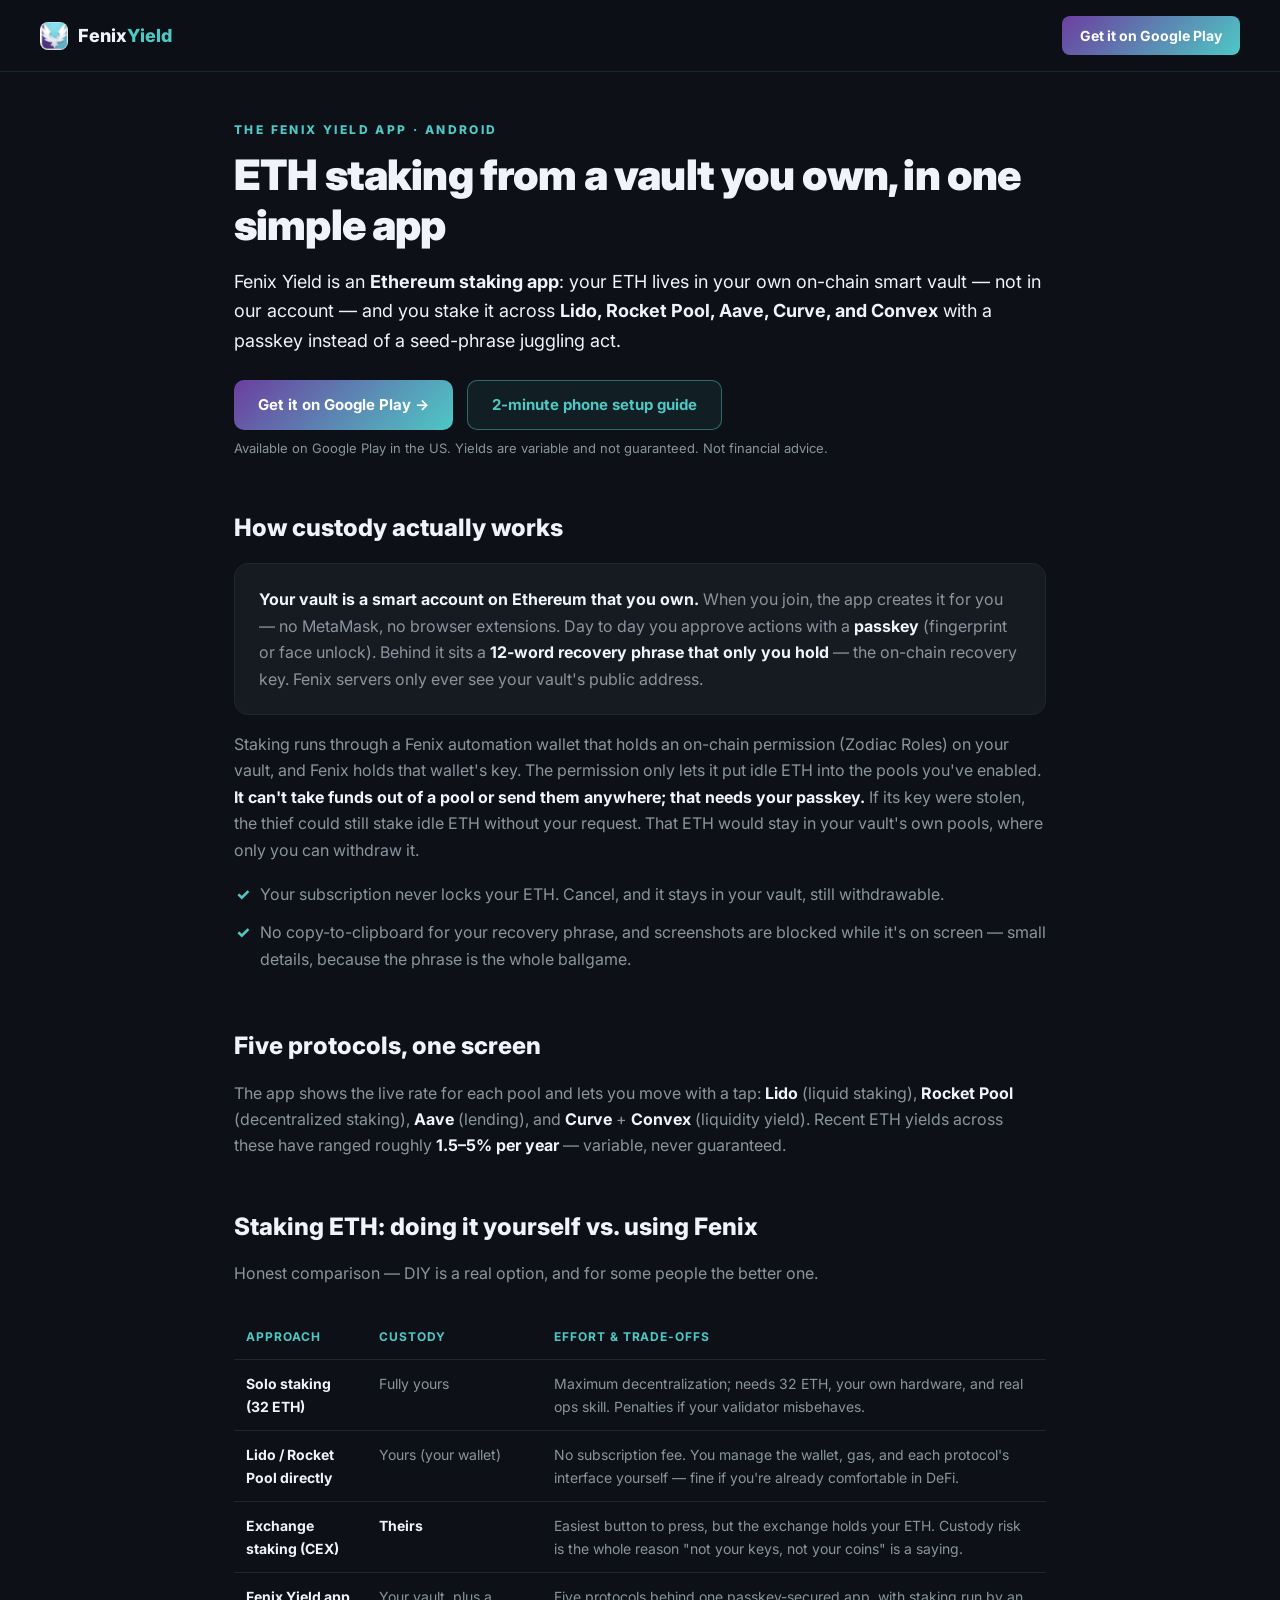
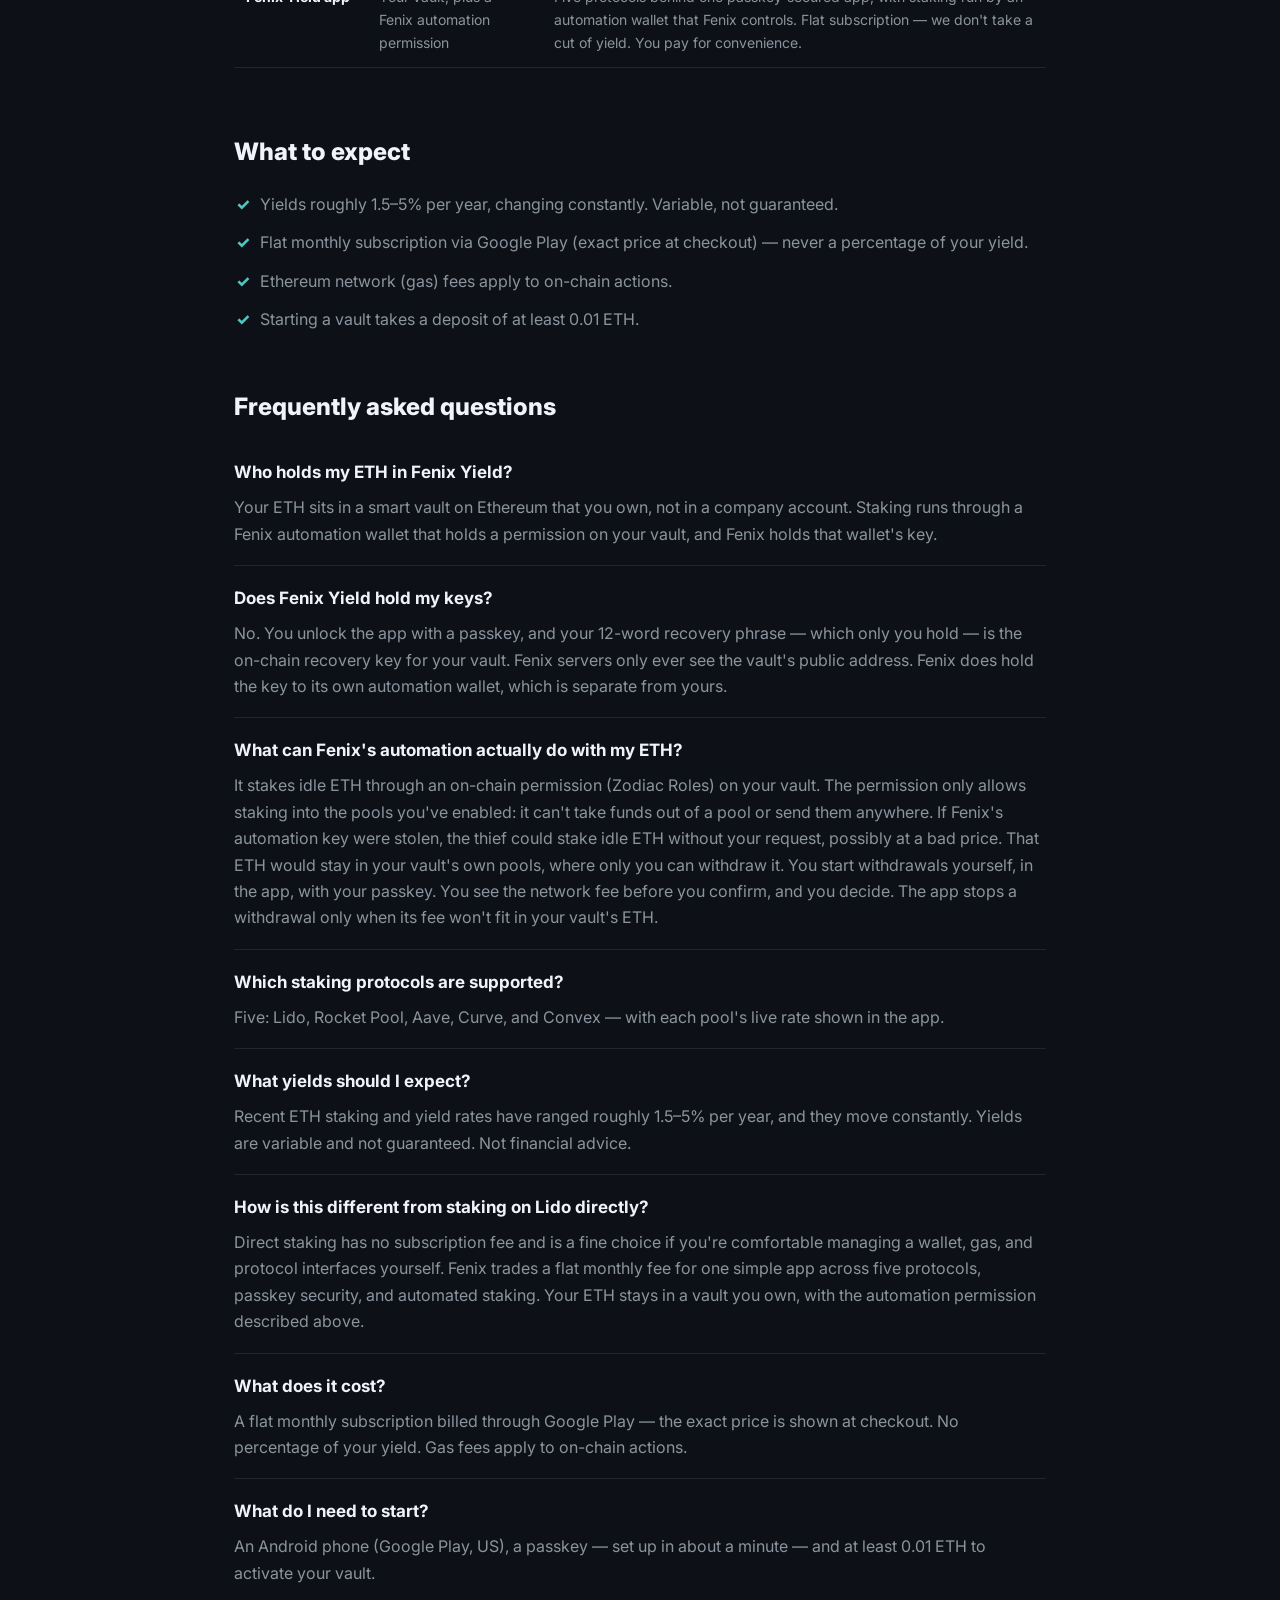
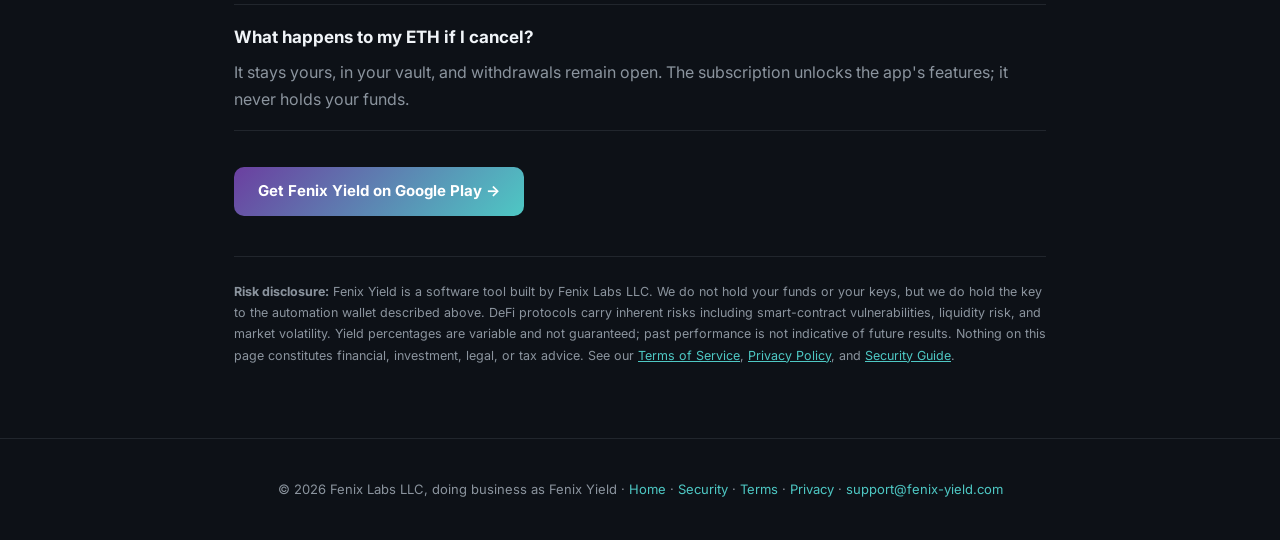
<file: staking-app.html>
<!DOCTYPE html>
<html lang="en">
<head>
<meta charset="UTF-8" />
<meta name="viewport" content="width=device-width, initial-scale=1.0" />
<title>ETH Staking App for Android — Fenix Yield</title>
<meta name="description" content="Fenix Yield is an Ethereum staking app for Android. Stake ETH across Lido, Rocket Pool, Aave, Curve, and Convex from an on-chain vault you own. Yields 1.5–5%, variable.">
<link rel="canonical" href="https://fenix-yield.com/staking-app.html">
<meta property="og:type" content="website">
<meta property="og:site_name" content="Fenix Yield">
<meta property="og:title" content="ETH Staking App for Android — Fenix Yield">
<meta property="og:description" content="Stake ETH across five protocols from a vault you own. Passkey-secured, on Google Play.">
<meta property="og:url" content="https://fenix-yield.com/staking-app.html">
<meta property="og:image" content="https://fenix-yield.com/og-image.png">
<meta name="twitter:card" content="summary_large_image">
<link rel="preconnect" href="https://fonts.googleapis.com">
<link rel="preconnect" href="https://fonts.gstatic.com" crossorigin>
<link href="https://fonts.googleapis.com/css2?family=Inter:wght@400;500;600;700;800;900&display=swap" rel="stylesheet">
<link rel="icon" href="fenix-logo.jpg" type="image/jpeg">
<script type="application/ld+json">
{
  "@context": "https://schema.org",
  "@type": "SoftwareApplication",
  "name": "Fenix Yield: ETH Staking",
  "operatingSystem": "ANDROID",
  "applicationCategory": "FinanceApplication",
  "description": "Ethereum staking app. Stake ETH across Lido, Rocket Pool, Aave, Curve, and Convex from your own on-chain smart vault, secured by a passkey and a 12-word recovery phrase that only you hold. Yields are variable (roughly 1.5–5% per year) and not guaranteed.",
  "installUrl": "https://play.google.com/store/apps/details?id=com.fenixyield.app",
  "url": "https://fenix-yield.com/staking-app.html",
  "author": { "@type": "Organization", "name": "Fenix Labs LLC", "url": "https://fenix-labs.dev/" },
  "offers": { "@type": "Offer", "price": "28.99", "priceCurrency": "USD", "description": "Monthly subscription via Google Play. $28.99/month for the first 12 months, then $38.99/month. Exact price shown at checkout in Google Play." }
}
</script>
<script type="application/ld+json">
{
  "@context": "https://schema.org",
  "@type": "FAQPage",
  "mainEntity": [
    { "@type": "Question", "name": "Who holds my ETH in Fenix Yield?", "acceptedAnswer": { "@type": "Answer", "text": "Your ETH sits in a smart vault on Ethereum that you own, not in a company account. Staking runs through a Fenix automation wallet that holds a permission on your vault, and Fenix holds that wallet's key." } },
    { "@type": "Question", "name": "Does Fenix Yield hold my keys?", "acceptedAnswer": { "@type": "Answer", "text": "No. You unlock the app with a passkey (fingerprint or face unlock), and your 12-word recovery phrase — which only you hold — is the on-chain recovery key for your vault. Fenix servers only ever see the vault's public address. Fenix does hold the key to its own automation wallet, which is separate from yours." } },
    { "@type": "Question", "name": "What can Fenix's automation actually do with my ETH?", "acceptedAnswer": { "@type": "Answer", "text": "It stakes idle ETH through an on-chain permission (Zodiac Roles) on your vault. The permission only allows staking into the pools you've enabled: it can't take funds out of a pool or send them anywhere. If Fenix's automation key were stolen, the thief could stake idle ETH without your request, possibly at a bad price. That ETH would stay in your vault's own pools, where only you can withdraw it. You start withdrawals yourself, in the app, with your passkey. You see the network fee before you confirm, and you decide. The app stops a withdrawal only when its fee won't fit in your vault's ETH." } },
    { "@type": "Question", "name": "Which staking protocols does Fenix Yield support?", "acceptedAnswer": { "@type": "Answer", "text": "Five Ethereum protocols: Lido, Rocket Pool, Aave, Curve, and Convex. The app shows each pool's live rate so you can compare and choose." } },
    { "@type": "Question", "name": "What yields should I expect from ETH staking?", "acceptedAnswer": { "@type": "Answer", "text": "Ethereum staking and ETH yield rates have recently ranged roughly 1.5–5% per year, and they change constantly with network conditions. Yields are variable and not guaranteed. Nothing in the app or on this page is financial advice." } },
    { "@type": "Question", "name": "How is Fenix Yield different from staking on Lido or Rocket Pool directly?", "acceptedAnswer": { "@type": "Answer", "text": "Staking directly is free of subscription fees and a good option if you are comfortable managing a wallet, gas, and each protocol's interface yourself. Fenix puts five protocols behind one simple app with passkey security, live rate comparison, and automation — for a flat subscription. You trade a monthly fee for convenience. Your ETH stays in a vault you own, with the automation permission described above." } },
    { "@type": "Question", "name": "What does Fenix Yield cost?", "acceptedAnswer": { "@type": "Answer", "text": "A flat monthly subscription billed through Google Play — the exact price is shown at checkout. Fenix does not take a percentage of your yield. Ethereum network (gas) fees apply to on-chain actions." } },
    { "@type": "Question", "name": "What do I need to get started?", "acceptedAnswer": { "@type": "Answer", "text": "An Android phone (the app is on Google Play in the US), a passkey set up in about a minute, and a deposit of at least 0.01 ETH to activate your vault." } },
    { "@type": "Question", "name": "What happens to my ETH if I cancel my subscription?", "acceptedAnswer": { "@type": "Answer", "text": "It stays yours, in your vault, and withdrawals remain open. A subscription unlocks the app's full features; it never holds your funds hostage." } }
  ]
}
</script>
<style>
:root { --navy:#0d1117; --navy2:#161b22; --purple:#6B3FA0; --teal:#4EC8C4; --white:#f0f4f8; --muted:#8b949e; --border:#21262d; }
*{box-sizing:border-box;margin:0;padding:0}
body{background:var(--navy);color:var(--white);font-family:Inter,system-ui,sans-serif;line-height:1.65}
a{color:inherit}
nav{position:fixed;inset:0 0 auto 0;z-index:100;display:flex;align-items:center;justify-content:space-between;gap:24px;padding:16px 40px;background:rgba(13,17,23,.86);backdrop-filter:blur(12px);border-bottom:1px solid rgba(78,200,196,.12)}
.nav-logo{display:inline-flex;align-items:center;gap:10px;text-decoration:none;font-size:18px;font-weight:800}
.nav-logo img{width:28px;height:28px;border-radius:8px;object-fit:cover}
.nav-logo .fenix{color:var(--teal)}
.nav-cta{display:inline-flex;align-items:center;gap:8px;padding:8px 18px;border-radius:8px;color:#fff;background:linear-gradient(135deg,var(--purple),var(--teal));font-weight:700;font-size:14px;text-decoration:none}
main{max-width:860px;margin:0 auto;padding:120px 24px 60px}
h1{font-size:clamp(28px,5vw,42px);font-weight:900;letter-spacing:-.02em;line-height:1.2;margin-bottom:16px}
h2{font-size:24px;font-weight:800;margin:48px 0 14px;color:var(--white)}
h3{font-size:17px;font-weight:700;margin:22px 0 6px}
p{color:var(--muted);margin-bottom:12px}
.lead{font-size:18px;color:var(--white)}
.accent{color:var(--teal)}
.cta-row{display:flex;gap:14px;flex-wrap:wrap;margin:24px 0 8px}
.btn{display:inline-flex;align-items:center;gap:8px;padding:12px 24px;border-radius:10px;font-weight:700;font-size:15px;text-decoration:none}
.btn-fill{background:linear-gradient(135deg,var(--purple),var(--teal));color:#fff}
.btn-line{border:1px solid rgba(78,200,196,.45);background:rgba(78,200,196,.08);color:var(--teal)}
.card{background:var(--navy2);border:1px solid var(--border);border-radius:14px;padding:22px 24px;margin:16px 0}
.card p:last-child{margin-bottom:0}
ul.plain{list-style:none;margin:8px 0 12px}
ul.plain li{padding:6px 0 6px 26px;position:relative;color:var(--muted)}
ul.plain li::before{content:"✓";position:absolute;left:2px;color:var(--teal);font-weight:800}
table{width:100%;border-collapse:collapse;margin:16px 0;font-size:14px}
th,td{padding:12px 12px;text-align:left;border-bottom:1px solid var(--border);vertical-align:top}
th{color:var(--teal);font-size:12px;letter-spacing:.08em;text-transform:uppercase}
td{color:var(--muted)}
td strong{color:var(--white)}
.tbl-wrap{overflow-x:auto}
.faq-item{border-bottom:1px solid var(--border);padding:18px 0}
.faq-item h3{margin:0 0 8px;color:var(--white)}
.faq-item p{margin:0}
.fineprint{font-size:12.5px;color:var(--muted);line-height:1.7;margin-top:40px;border-top:1px solid var(--border);padding-top:24px}
footer{text-align:center;padding:40px 24px;color:var(--muted);font-size:13px;border-top:1px solid var(--border)}
footer a{color:var(--teal);text-decoration:none}
@media (max-width:640px){nav{padding:12px 16px}main{padding-top:96px}}
</style>
</head>
<body>
<nav>
  <a class="nav-logo" href="index.html"><img src="fenix-logo.jpg" alt="Fenix Yield logo"><span>Fenix<span class="fenix">Yield</span></span></a>
  <a class="nav-cta" href="https://play.google.com/store/apps/details?id=com.fenixyield.app" target="_blank" rel="noopener">Get it on Google Play</a>
</nav>
<main>
  <p class="accent" style="font-size:12px;font-weight:800;letter-spacing:.2em;text-transform:uppercase;margin-bottom:10px">The Fenix Yield App · Android</p>
  <h1>ETH staking from a vault you own, in one simple app</h1>
  <p class="lead">Fenix Yield is an <strong>Ethereum staking app</strong>: your ETH lives in your own on-chain smart vault — not in our account — and you stake it across <strong>Lido, Rocket Pool, Aave, Curve, and Convex</strong> with a passkey instead of a seed-phrase juggling act.</p>
  <div class="cta-row">
    <a class="btn btn-fill" href="https://play.google.com/store/apps/details?id=com.fenixyield.app" target="_blank" rel="noopener">Get it on Google Play →</a>
    <a class="btn btn-line" href="phone-setup.html">2-minute phone setup guide</a>
  </div>
  <p style="font-size:13px">Available on Google Play in the US. Yields are variable and not guaranteed. Not financial advice.</p>

  <h2>How custody actually works</h2>
  <div class="card">
    <p><strong style="color:var(--white)">Your vault is a smart account on Ethereum that you own.</strong> When you join, the app creates it for you — no MetaMask, no browser extensions. Day to day you approve actions with a <strong style="color:var(--white)">passkey</strong> (fingerprint or face unlock). Behind it sits a <strong style="color:var(--white)">12-word recovery phrase that only you hold</strong> — the on-chain recovery key. Fenix servers only ever see your vault's public address.</p>
  </div>
  <p>Staking runs through a Fenix automation wallet that holds an on-chain permission (Zodiac Roles) on your vault, and Fenix holds that wallet's key. The permission only lets it put idle ETH into the pools you've enabled. <strong style="color:var(--white)">It can't take funds out of a pool or send them anywhere; that needs your passkey.</strong> If its key were stolen, the thief could still stake idle ETH without your request. That ETH would stay in your vault's own pools, where only you can withdraw it.</p>
  <ul class="plain">
    <li>Your subscription never locks your ETH. Cancel, and it stays in your vault, still withdrawable.</li>
    <li>No copy-to-clipboard for your recovery phrase, and screenshots are blocked while it's on screen — small details, because the phrase is the whole ballgame.</li>
  </ul>

  <h2>Five protocols, one screen</h2>
  <p>The app shows the live rate for each pool and lets you move with a tap: <strong style="color:var(--white)">Lido</strong> (liquid staking), <strong style="color:var(--white)">Rocket Pool</strong> (decentralized staking), <strong style="color:var(--white)">Aave</strong> (lending), and <strong style="color:var(--white)">Curve</strong> + <strong style="color:var(--white)">Convex</strong> (liquidity yield). Recent ETH yields across these have ranged roughly <strong style="color:var(--white)">1.5–5% per year</strong> — variable, never guaranteed.</p>

  <h2>Staking ETH: doing it yourself vs. using Fenix</h2>
  <p>Honest comparison — DIY is a real option, and for some people the better one.</p>
  <div class="tbl-wrap">
  <table>
    <tr><th>Approach</th><th>Custody</th><th>Effort &amp; trade-offs</th></tr>
    <tr><td><strong>Solo staking (32 ETH)</strong></td><td>Fully yours</td><td>Maximum decentralization; needs 32 ETH, your own hardware, and real ops skill. Penalties if your validator misbehaves.</td></tr>
    <tr><td><strong>Lido / Rocket Pool directly</strong></td><td>Yours (your wallet)</td><td>No subscription fee. You manage the wallet, gas, and each protocol's interface yourself — fine if you're already comfortable in DeFi.</td></tr>
    <tr><td><strong>Exchange staking (CEX)</strong></td><td><strong>Theirs</strong></td><td>Easiest button to press, but the exchange holds your ETH. Custody risk is the whole reason "not your keys, not your coins" is a saying.</td></tr>
    <tr><td><strong>Fenix Yield app</strong></td><td>Your vault, plus a Fenix automation permission</td><td>Five protocols behind one passkey-secured app, with staking run by an automation wallet that Fenix controls. Flat subscription — we don't take a cut of yield. You pay for convenience.</td></tr>
  </table>
  </div>

  <h2>What to expect</h2>
  <ul class="plain">
    <li>Yields roughly 1.5–5% per year, changing constantly. Variable, not guaranteed.</li>
    <li>Flat monthly subscription via Google Play (exact price at checkout) — never a percentage of your yield.</li>
    <li>Ethereum network (gas) fees apply to on-chain actions.</li>
    <li>Starting a vault takes a deposit of at least 0.01 ETH.</li>
  </ul>

  <h2>Frequently asked questions</h2>
  <div class="faq-item"><h3>Who holds my ETH in Fenix Yield?</h3><p>Your ETH sits in a smart vault on Ethereum that you own, not in a company account. Staking runs through a Fenix automation wallet that holds a permission on your vault, and Fenix holds that wallet's key.</p></div>
  <div class="faq-item"><h3>Does Fenix Yield hold my keys?</h3><p>No. You unlock the app with a passkey, and your 12-word recovery phrase — which only you hold — is the on-chain recovery key for your vault. Fenix servers only ever see the vault's public address. Fenix does hold the key to its own automation wallet, which is separate from yours.</p></div>
  <div class="faq-item"><h3>What can Fenix's automation actually do with my ETH?</h3><p>It stakes idle ETH through an on-chain permission (Zodiac Roles) on your vault. The permission only allows staking into the pools you've enabled: it can't take funds out of a pool or send them anywhere. If Fenix's automation key were stolen, the thief could stake idle ETH without your request, possibly at a bad price. That ETH would stay in your vault's own pools, where only you can withdraw it. You start withdrawals yourself, in the app, with your passkey. You see the network fee before you confirm, and you decide. The app stops a withdrawal only when its fee won't fit in your vault's ETH.</p></div>
  <div class="faq-item"><h3>Which staking protocols are supported?</h3><p>Five: Lido, Rocket Pool, Aave, Curve, and Convex — with each pool's live rate shown in the app.</p></div>
  <div class="faq-item"><h3>What yields should I expect?</h3><p>Recent ETH staking and yield rates have ranged roughly 1.5–5% per year, and they move constantly. Yields are variable and not guaranteed. Not financial advice.</p></div>
  <div class="faq-item"><h3>How is this different from staking on Lido directly?</h3><p>Direct staking has no subscription fee and is a fine choice if you're comfortable managing a wallet, gas, and protocol interfaces yourself. Fenix trades a flat monthly fee for one simple app across five protocols, passkey security, and automated staking. Your ETH stays in a vault you own, with the automation permission described above.</p></div>
  <div class="faq-item"><h3>What does it cost?</h3><p>A flat monthly subscription billed through Google Play — the exact price is shown at checkout. No percentage of your yield. Gas fees apply to on-chain actions.</p></div>
  <div class="faq-item"><h3>What do I need to start?</h3><p>An Android phone (Google Play, US), a passkey — set up in about a minute — and at least 0.01 ETH to activate your vault.</p></div>
  <div class="faq-item"><h3>What happens to my ETH if I cancel?</h3><p>It stays yours, in your vault, and withdrawals remain open. The subscription unlocks the app's features; it never holds your funds.</p></div>

  <div class="cta-row" style="margin-top:36px">
    <a class="btn btn-fill" href="https://play.google.com/store/apps/details?id=com.fenixyield.app" target="_blank" rel="noopener">Get Fenix Yield on Google Play →</a>
  </div>

  <p class="fineprint"><strong>Risk disclosure:</strong> Fenix Yield is a software tool built by Fenix Labs LLC. We do not hold your funds or your keys, but we do hold the key to the automation wallet described above. DeFi protocols carry inherent risks including smart-contract vulnerabilities, liquidity risk, and market volatility. Yield percentages are variable and not guaranteed; past performance is not indicative of future results. Nothing on this page constitutes financial, investment, legal, or tax advice. See our <a href="terms.html" style="color:var(--teal)">Terms of Service</a>, <a href="privacy.html" style="color:var(--teal)">Privacy Policy</a>, and <a href="security.html" style="color:var(--teal)">Security Guide</a>.</p>
</main>
<footer>
  © 2026 Fenix Labs LLC, doing business as Fenix Yield · <a href="index.html">Home</a> · <a href="security.html">Security</a> · <a href="terms.html">Terms</a> · <a href="privacy.html">Privacy</a> · <a href="mailto:support@fenix-yield.com">support@fenix-yield.com</a>
</footer>
</body>
</html>
</file>
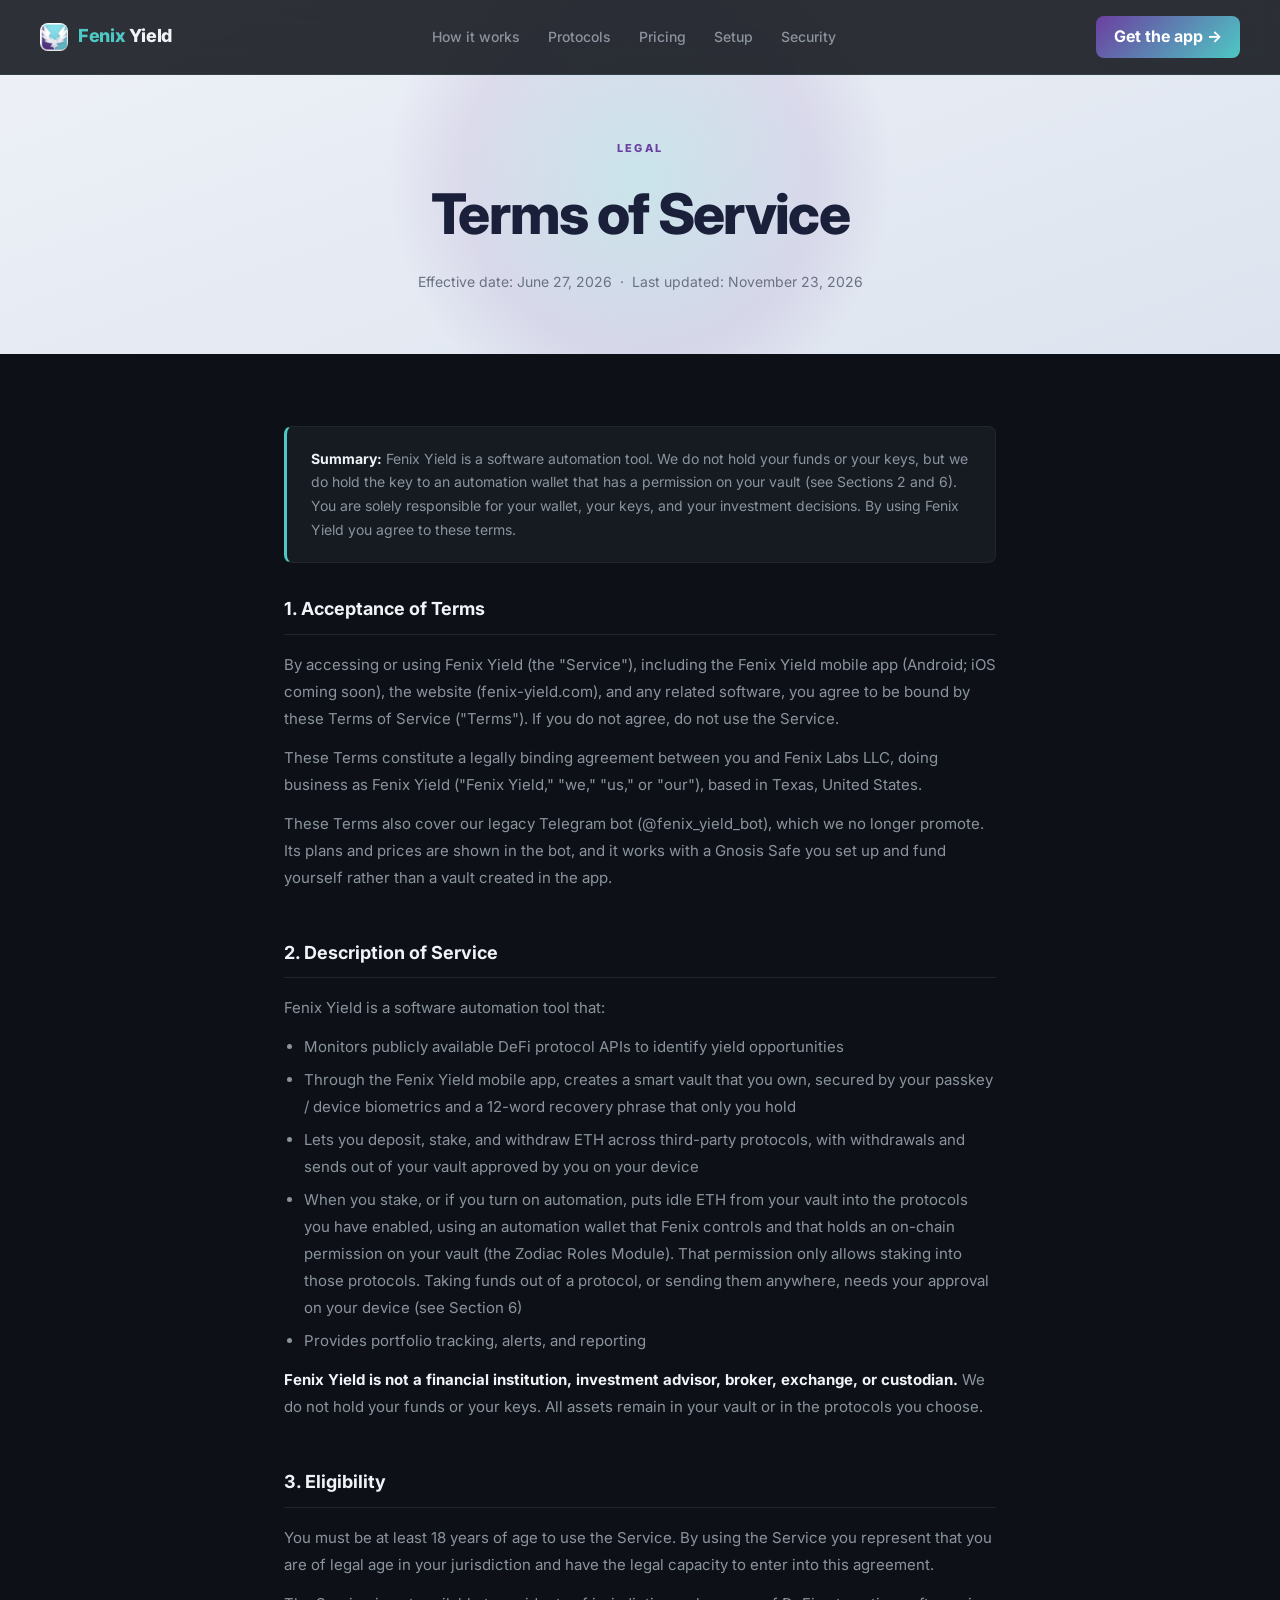
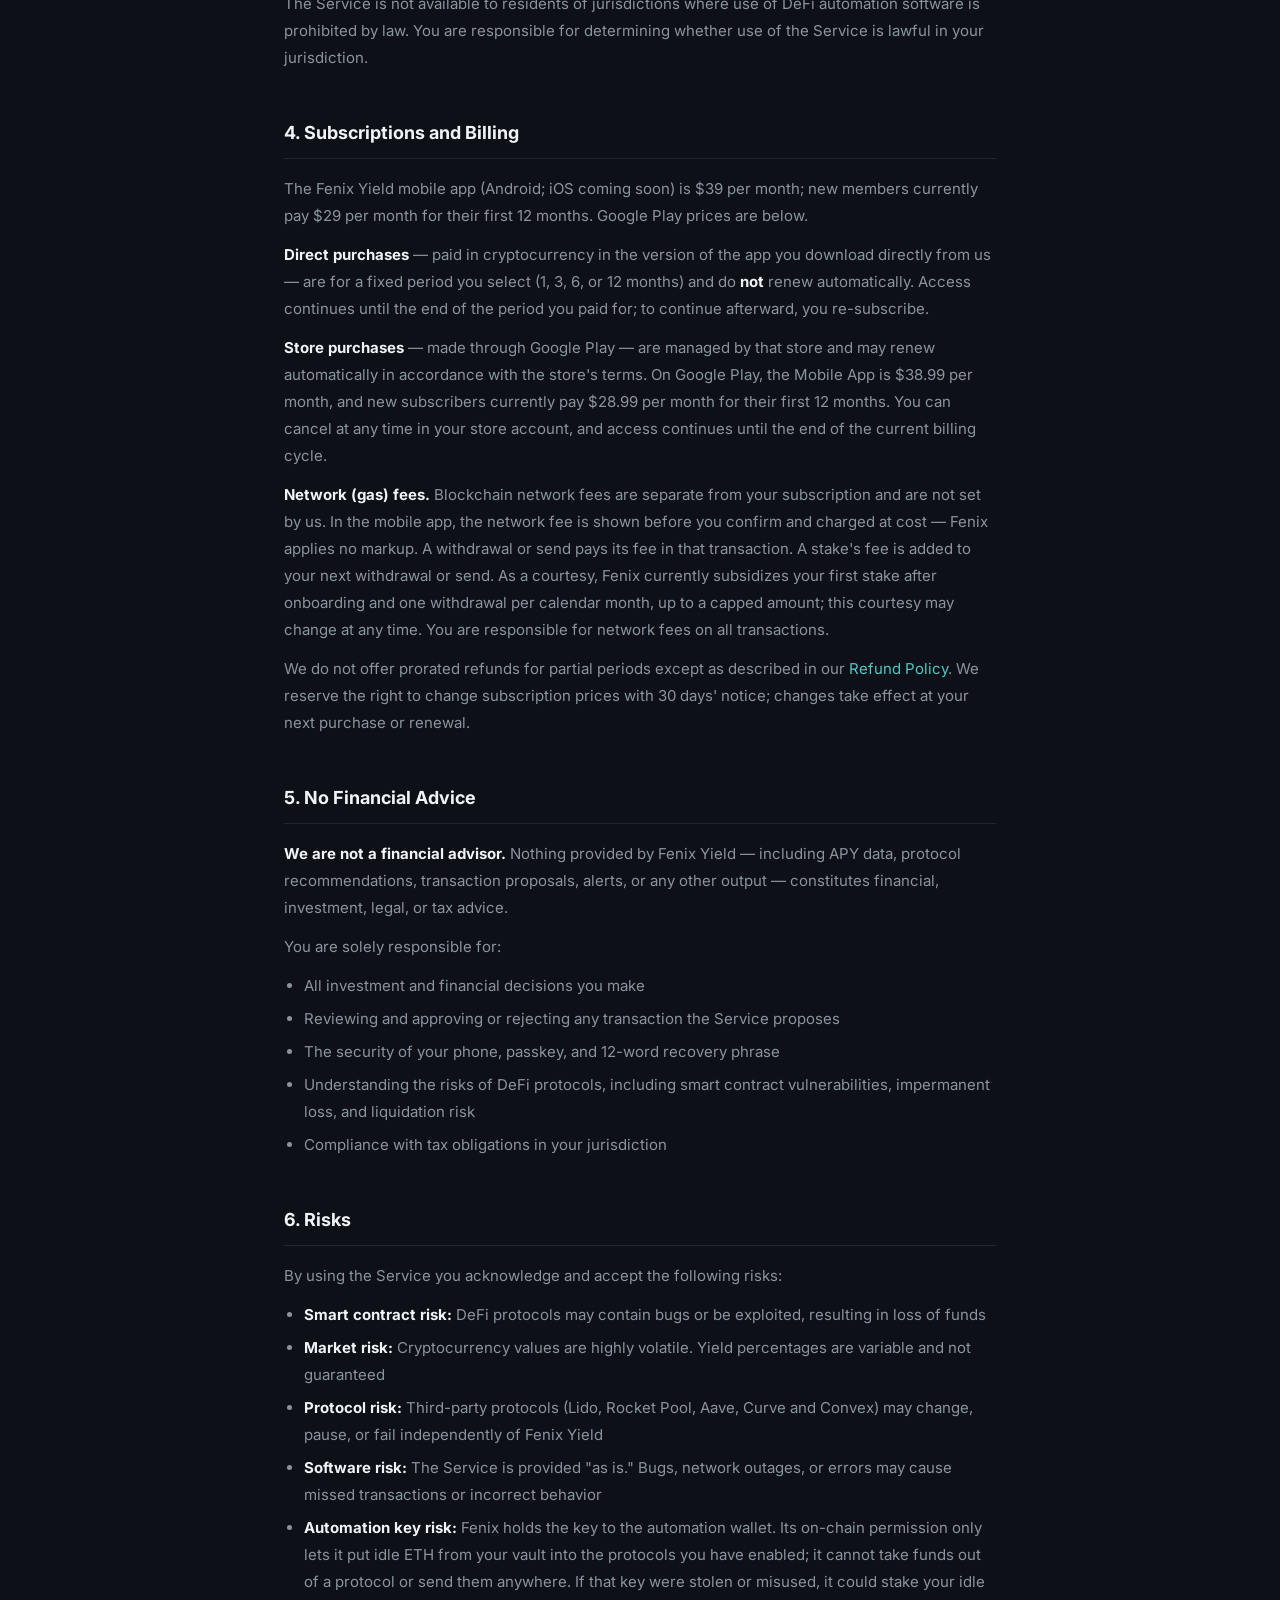
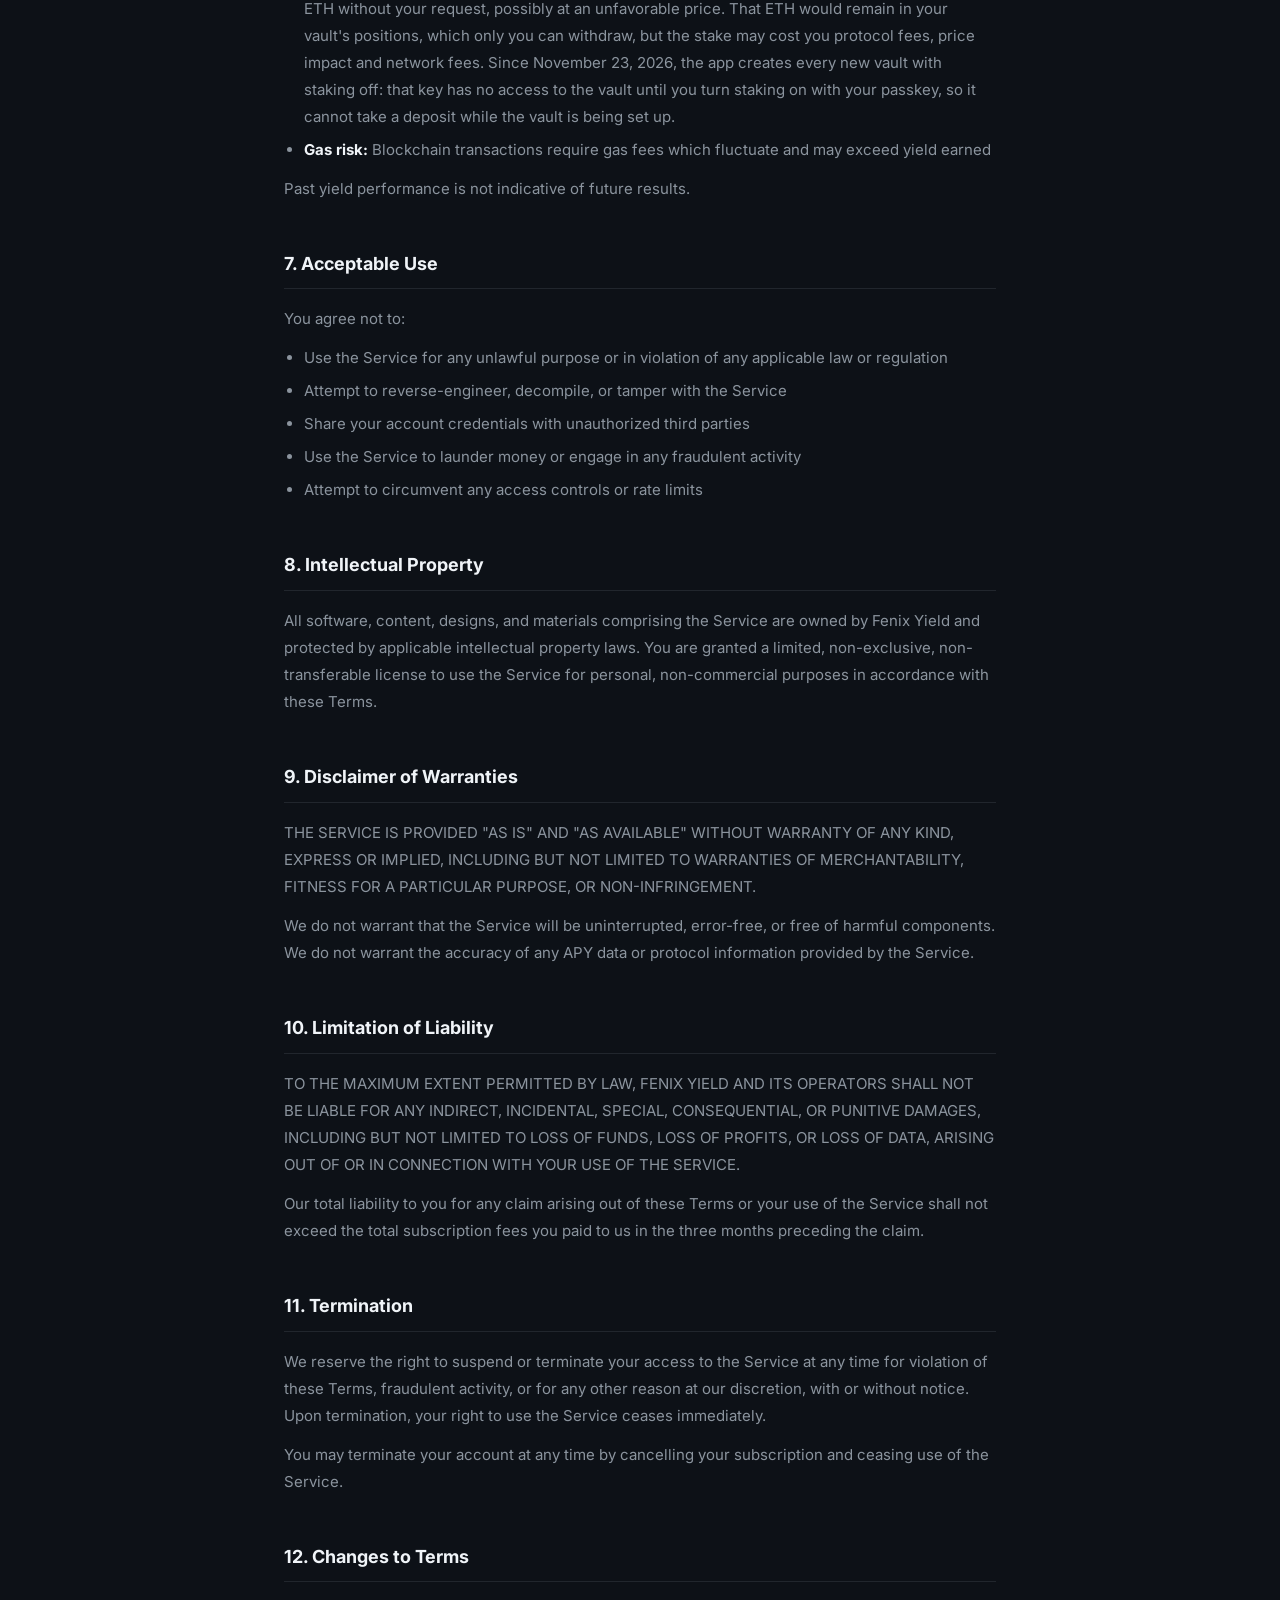
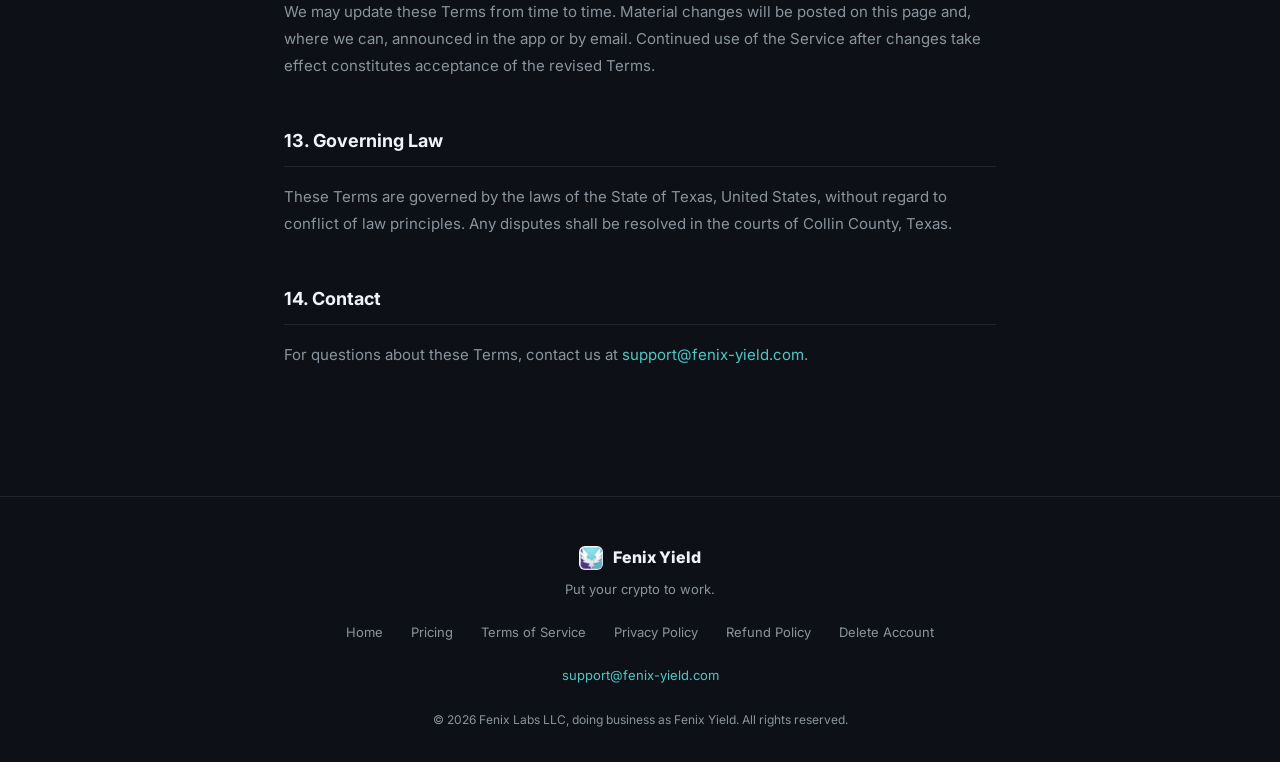
<file: terms.html>
<!DOCTYPE html>
<html lang="en">
<head>
<meta charset="UTF-8" />
<meta name="viewport" content="width=device-width, initial-scale=1.0" />
<title>Terms of Service — Fenix Yield</title>
<meta name="description" content="Terms of Service for Fenix Yield, the ETH staking app for Android.">
<link rel="canonical" href="https://fenix-yield.com/terms.html">
<link rel="preconnect" href="https://fonts.googleapis.com">
<link rel="preconnect" href="https://fonts.gstatic.com" crossorigin>
<link href="https://fonts.googleapis.com/css2?family=Inter:wght@400;500;600;700;800;900&display=swap" rel="stylesheet">
<link rel="icon" href="https://framerusercontent.com/images/KLMRfNA8Rc9lC9ziU967jpCMaZM.jpg?width=1008&height=1024&kb=143" type="image/jpeg">
<style>
:root {
  --navy: #0d1117;
  --navy2: #161b22;
  --purple: #6B3FA0;
  --teal: #4EC8C4;
  --white: #f0f4f8;
  --muted: #8b949e;
  --border: #21262d;
}
* { box-sizing: border-box; margin: 0; padding: 0; }
body {
  background: var(--navy);
  color: var(--white);
  font-family: Inter, system-ui, -apple-system, BlinkMacSystemFont, sans-serif;
  line-height: 1.6;
}
a { color: var(--teal); text-decoration: none; }
a:hover { text-decoration: underline; }

nav {
  position: fixed;
  inset: 0 0 auto 0;
  z-index: 100;
  display: flex;
  align-items: center;
  justify-content: space-between;
  gap: 32px;
  padding: 16px 40px;
  background: rgba(13,17,23,0.86);
  backdrop-filter: blur(12px);
  border-bottom: 1px solid rgba(78,200,196,0.12);
}
.nav-logo {
  display: inline-flex;
  align-items: center;
  gap: 10px;
  text-decoration: none;
  font-size: 18px;
  font-weight: 800;
  letter-spacing: -0.02em;
  color: var(--white);
}
.logo-img { width: 28px; height: 28px; border-radius: 8px; object-fit: cover; }
.nav-logo .fenix { color: var(--teal); }
.nav-links { display: flex; align-items: center; gap: 28px; list-style: none; }
.nav-links a { color: var(--muted); text-decoration: none; font-size: 14px; font-weight: 500; transition: color 0.2s; }
.nav-links a:hover { color: var(--white); }
.nav-cta {
  display: inline-flex;
  align-items: center;
  padding: 8px 18px;
  border-radius: 8px;
  color: #fff !important;
  background: linear-gradient(135deg, var(--purple), var(--teal));
  font-weight: 700 !important;
  text-decoration: none !important;
}

.page-header {
  padding: 140px 24px 60px;
  text-align: center;
  background: linear-gradient(160deg, #eef1f7 0%, #dde4ef 100%);
  position: relative;
  overflow: hidden;
}
.page-header::before {
  content: "";
  position: absolute;
  width: 500px; height: 500px;
  border-radius: 50%;
  top: 50%; left: 50%;
  transform: translate(-50%, -50%);
  background: radial-gradient(ellipse, rgba(78,200,196,0.18) 0%, rgba(107,63,160,0.1) 50%, transparent 72%);
}
.page-header-inner { position: relative; z-index: 1; }
.page-eyebrow { font-size: 11px; font-weight: 800; letter-spacing: 0.2em; text-transform: uppercase; color: var(--purple); margin-bottom: 12px; }
.page-title { font-size: clamp(36px, 6vw, 56px); font-weight: 800; letter-spacing: -0.03em; color: #1a1f3a; margin-bottom: 12px; }
.page-meta { font-size: 14px; color: #6a7282; }

main { max-width: 760px; margin: 0 auto; padding: 72px 24px 80px; }

.doc-section { margin-bottom: 48px; }
.doc-section h2 {
  font-size: 18px;
  font-weight: 700;
  color: var(--white);
  margin-bottom: 16px;
  padding-bottom: 10px;
  border-bottom: 1px solid var(--border);
}
.doc-section p { color: var(--muted); font-size: 15px; line-height: 1.8; margin-bottom: 12px; }
.doc-section ul { color: var(--muted); font-size: 15px; line-height: 1.8; padding-left: 20px; margin-bottom: 12px; }
.doc-section ul li { margin-bottom: 6px; }
.doc-section strong { color: var(--white); }

.highlight-box {
  background: var(--navy2);
  border: 1px solid var(--border);
  border-left: 3px solid var(--teal);
  border-radius: 8px;
  padding: 20px 24px;
  margin-bottom: 32px;
}
.highlight-box p { color: var(--muted); font-size: 14px; line-height: 1.7; margin: 0; }

footer {
  border-top: 1px solid var(--border);
  padding: 48px 40px 32px;
  text-align: center;
}
.footer-logo { display: inline-flex; align-items: center; gap: 10px; font-size: 16px; font-weight: 800; margin-bottom: 8px; }
.footer-logo img { width: 24px; height: 24px; border-radius: 6px; object-fit: cover; }
.footer-tagline { color: var(--muted); font-size: 13px; margin-bottom: 20px; }
.footer-links { display: flex; flex-wrap: wrap; justify-content: center; gap: 16px 28px; list-style: none; margin-bottom: 20px; }
.footer-links a { color: var(--muted); text-decoration: none; font-size: 13px; }
.footer-links a:hover { color: var(--white); }
.footer-email { color: var(--teal); text-decoration: none; font-size: 13px; display: block; margin-bottom: 24px; }
.footer-copy { color: var(--muted); font-size: 12px; line-height: 1.7; max-width: 720px; margin: 0 auto; }

@media (max-width: 600px) {
  nav { padding: 14px 20px; }
  .nav-links { display: none; }
  main { padding: 60px 16px 60px; }
}
</style>
</head>
<body>

<nav>
  <a class="nav-logo" href="index.html">
    <img class="logo-img" src="fenix-logo.jpg" alt="Fenix Yield">
    <span><span class="fenix">Fenix</span> Yield</span>
  </a>
  <ul class="nav-links">
    <li><a href="index.html#how-it-works">How it works</a></li>
    <li><a href="index.html#protocols">Protocols</a></li>
    <li><a href="pricing.html">Pricing</a></li>
    <li><a href="setup.html">Setup</a></li>
    <li><a href="security.html">Security</a></li>
  </ul>
  <a class="nav-cta" href="https://play.google.com/store/apps/details?id=com.fenixyield.app" target="_blank" rel="noopener">Get the app →</a>
</nav>

<div class="page-header">
  <div class="page-header-inner">
    <p class="page-eyebrow">Legal</p>
    <h1 class="page-title">Terms of Service</h1>
    <p class="page-meta">Effective date: June 27, 2026 &nbsp;·&nbsp; Last updated: November 23, 2026</p>
  </div>
</div>

<main>

  <div class="highlight-box">
    <p><strong style="color:var(--white)">Summary:</strong> Fenix Yield is a software automation tool. We do not hold your funds or your keys, but we do hold the key to an automation wallet that has a permission on your vault (see Sections 2 and 6). You are solely responsible for your wallet, your keys, and your investment decisions. By using Fenix Yield you agree to these terms.</p>
  </div>

  <div class="doc-section">
    <h2>1. Acceptance of Terms</h2>
    <p>By accessing or using Fenix Yield (the "Service"), including the Fenix Yield mobile app (Android; iOS coming soon), the website (fenix-yield.com), and any related software, you agree to be bound by these Terms of Service ("Terms"). If you do not agree, do not use the Service.</p>
    <p>These Terms constitute a legally binding agreement between you and Fenix Labs LLC, doing business as Fenix Yield ("Fenix Yield," "we," "us," or "our"), based in Texas, United States.</p>
    <p>These Terms also cover our legacy Telegram bot (@fenix_yield_bot), which we no longer promote. Its plans and prices are shown in the bot, and it works with a Gnosis Safe you set up and fund yourself rather than a vault created in the app.</p>
  </div>

  <div class="doc-section">
    <h2>2. Description of Service</h2>
    <p>Fenix Yield is a software automation tool that:</p>
    <ul>
      <li>Monitors publicly available DeFi protocol APIs to identify yield opportunities</li>
      <li>Through the Fenix Yield mobile app, creates a smart vault that you own, secured by your passkey / device biometrics and a 12-word recovery phrase that only you hold</li>
      <li>Lets you deposit, stake, and withdraw ETH across third-party protocols, with withdrawals and sends out of your vault approved by you on your device</li>
      <li>When you stake, or if you turn on automation, puts idle ETH from your vault into the protocols you have enabled, using an automation wallet that Fenix controls and that holds an on-chain permission on your vault (the Zodiac Roles Module). That permission only allows staking into those protocols. Taking funds out of a protocol, or sending them anywhere, needs your approval on your device (see Section 6)</li>
      <li>Provides portfolio tracking, alerts, and reporting</li>
    </ul>
    <p><strong>Fenix Yield is not a financial institution, investment advisor, broker, exchange, or custodian.</strong> We do not hold your funds or your keys. All assets remain in your vault or in the protocols you choose.</p>
  </div>

  <div class="doc-section">
    <h2>3. Eligibility</h2>
    <p>You must be at least 18 years of age to use the Service. By using the Service you represent that you are of legal age in your jurisdiction and have the legal capacity to enter into this agreement.</p>
    <p>The Service is not available to residents of jurisdictions where use of DeFi automation software is prohibited by law. You are responsible for determining whether use of the Service is lawful in your jurisdiction.</p>
  </div>

  <div class="doc-section">
    <h2>4. Subscriptions and Billing</h2>
    <p>The Fenix Yield mobile app (Android; iOS coming soon) is $39 per month; new members currently pay $29 per month for their first 12 months. Google Play prices are below.</p>
    <p><strong>Direct purchases</strong> — paid in cryptocurrency in the version of the app you download directly from us — are for a fixed period you select (1, 3, 6, or 12 months) and do <strong>not</strong> renew automatically. Access continues until the end of the period you paid for; to continue afterward, you re-subscribe.</p>
    <p><strong>Store purchases</strong> — made through Google Play — are managed by that store and may renew automatically in accordance with the store's terms. On Google Play, the Mobile App is $38.99 per month, and new subscribers currently pay $28.99 per month for their first 12 months. You can cancel at any time in your store account, and access continues until the end of the current billing cycle.</p>
    <p><strong>Network (gas) fees.</strong> Blockchain network fees are separate from your subscription and are not set by us. In the mobile app, the network fee is shown before you confirm and charged at cost — Fenix applies no markup. A withdrawal or send pays its fee in that transaction. A stake's fee is added to your next withdrawal or send. As a courtesy, Fenix currently subsidizes your first stake after onboarding and one withdrawal per calendar month, up to a capped amount; this courtesy may change at any time. You are responsible for network fees on all transactions.</p>
    <p>We do not offer prorated refunds for partial periods except as described in our <a href="refund-policy.html">Refund Policy</a>. We reserve the right to change subscription prices with 30 days' notice; changes take effect at your next purchase or renewal.</p>
  </div>

  <div class="doc-section">
    <h2>5. No Financial Advice</h2>
    <p><strong>We are not a financial advisor.</strong> Nothing provided by Fenix Yield — including APY data, protocol recommendations, transaction proposals, alerts, or any other output — constitutes financial, investment, legal, or tax advice.</p>
    <p>You are solely responsible for:</p>
    <ul>
      <li>All investment and financial decisions you make</li>
      <li>Reviewing and approving or rejecting any transaction the Service proposes</li>
      <li>The security of your phone, passkey, and 12-word recovery phrase</li>
      <li>Understanding the risks of DeFi protocols, including smart contract vulnerabilities, impermanent loss, and liquidation risk</li>
      <li>Compliance with tax obligations in your jurisdiction</li>
    </ul>
  </div>

  <div class="doc-section">
    <h2>6. Risks</h2>
    <p>By using the Service you acknowledge and accept the following risks:</p>
    <ul>
      <li><strong>Smart contract risk:</strong> DeFi protocols may contain bugs or be exploited, resulting in loss of funds</li>
      <li><strong>Market risk:</strong> Cryptocurrency values are highly volatile. Yield percentages are variable and not guaranteed</li>
      <li><strong>Protocol risk:</strong> Third-party protocols (Lido, Rocket Pool, Aave, Curve and Convex) may change, pause, or fail independently of Fenix Yield</li>
      <li><strong>Software risk:</strong> The Service is provided "as is." Bugs, network outages, or errors may cause missed transactions or incorrect behavior</li>
      <li><strong>Automation key risk:</strong> Fenix holds the key to the automation wallet. Its on-chain permission only lets it put idle ETH from your vault into the protocols you have enabled; it cannot take funds out of a protocol or send them anywhere. If that key were stolen or misused, it could stake your idle ETH without your request, possibly at an unfavorable price. That ETH would remain in your vault's positions, which only you can withdraw, but the stake may cost you protocol fees, price impact and network fees. Since November 23, 2026, the app creates every new vault with staking off: that key has no access to the vault until you turn staking on with your passkey, so it cannot take a deposit while the vault is being set up.</li>
      <li><strong>Gas risk:</strong> Blockchain transactions require gas fees which fluctuate and may exceed yield earned</li>
    </ul>
    <p>Past yield performance is not indicative of future results.</p>
  </div>

  <div class="doc-section">
    <h2>7. Acceptable Use</h2>
    <p>You agree not to:</p>
    <ul>
      <li>Use the Service for any unlawful purpose or in violation of any applicable law or regulation</li>
      <li>Attempt to reverse-engineer, decompile, or tamper with the Service</li>
      <li>Share your account credentials with unauthorized third parties</li>
      <li>Use the Service to launder money or engage in any fraudulent activity</li>
      <li>Attempt to circumvent any access controls or rate limits</li>
    </ul>
  </div>

  <div class="doc-section">
    <h2>8. Intellectual Property</h2>
    <p>All software, content, designs, and materials comprising the Service are owned by Fenix Yield and protected by applicable intellectual property laws. You are granted a limited, non-exclusive, non-transferable license to use the Service for personal, non-commercial purposes in accordance with these Terms.</p>
  </div>

  <div class="doc-section">
    <h2>9. Disclaimer of Warranties</h2>
    <p>THE SERVICE IS PROVIDED "AS IS" AND "AS AVAILABLE" WITHOUT WARRANTY OF ANY KIND, EXPRESS OR IMPLIED, INCLUDING BUT NOT LIMITED TO WARRANTIES OF MERCHANTABILITY, FITNESS FOR A PARTICULAR PURPOSE, OR NON-INFRINGEMENT.</p>
    <p>We do not warrant that the Service will be uninterrupted, error-free, or free of harmful components. We do not warrant the accuracy of any APY data or protocol information provided by the Service.</p>
  </div>

  <div class="doc-section">
    <h2>10. Limitation of Liability</h2>
    <p>TO THE MAXIMUM EXTENT PERMITTED BY LAW, FENIX YIELD AND ITS OPERATORS SHALL NOT BE LIABLE FOR ANY INDIRECT, INCIDENTAL, SPECIAL, CONSEQUENTIAL, OR PUNITIVE DAMAGES, INCLUDING BUT NOT LIMITED TO LOSS OF FUNDS, LOSS OF PROFITS, OR LOSS OF DATA, ARISING OUT OF OR IN CONNECTION WITH YOUR USE OF THE SERVICE.</p>
    <p>Our total liability to you for any claim arising out of these Terms or your use of the Service shall not exceed the total subscription fees you paid to us in the three months preceding the claim.</p>
  </div>

  <div class="doc-section">
    <h2>11. Termination</h2>
    <p>We reserve the right to suspend or terminate your access to the Service at any time for violation of these Terms, fraudulent activity, or for any other reason at our discretion, with or without notice. Upon termination, your right to use the Service ceases immediately.</p>
    <p>You may terminate your account at any time by cancelling your subscription and ceasing use of the Service.</p>
  </div>

  <div class="doc-section">
    <h2>12. Changes to Terms</h2>
    <p>We may update these Terms from time to time. Material changes will be posted on this page and, where we can, announced in the app or by email. Continued use of the Service after changes take effect constitutes acceptance of the revised Terms.</p>
  </div>

  <div class="doc-section">
    <h2>13. Governing Law</h2>
    <p>These Terms are governed by the laws of the State of Texas, United States, without regard to conflict of law principles. Any disputes shall be resolved in the courts of Collin County, Texas.</p>
  </div>

  <div class="doc-section">
    <h2>14. Contact</h2>
    <p>For questions about these Terms, contact us at <a href="mailto:support@fenix-yield.com">support@fenix-yield.com</a>.</p>
  </div>

</main>

<footer>
  <div class="footer-logo">
    <img src="fenix-logo.jpg" alt="Fenix Yield logo">
    <span>Fenix Yield</span>
  </div>
  <p class="footer-tagline">Put your crypto to work.</p>
  <ul class="footer-links">
    <li><a href="index.html">Home</a></li>
    <li><a href="pricing.html">Pricing</a></li>
    <li><a href="terms.html">Terms of Service</a></li>
    <li><a href="privacy.html">Privacy Policy</a></li>
    <li><a href="refund-policy.html">Refund Policy</a></li>
    <li><a href="delete-account.html">Delete Account</a></li>
  </ul>
  <a class="footer-email" href="mailto:support@fenix-yield.com">support@fenix-yield.com</a>
  <p class="footer-copy">© 2026 Fenix Labs LLC, doing business as Fenix Yield. All rights reserved.</p>
</footer>

</body>
</html>
</file>
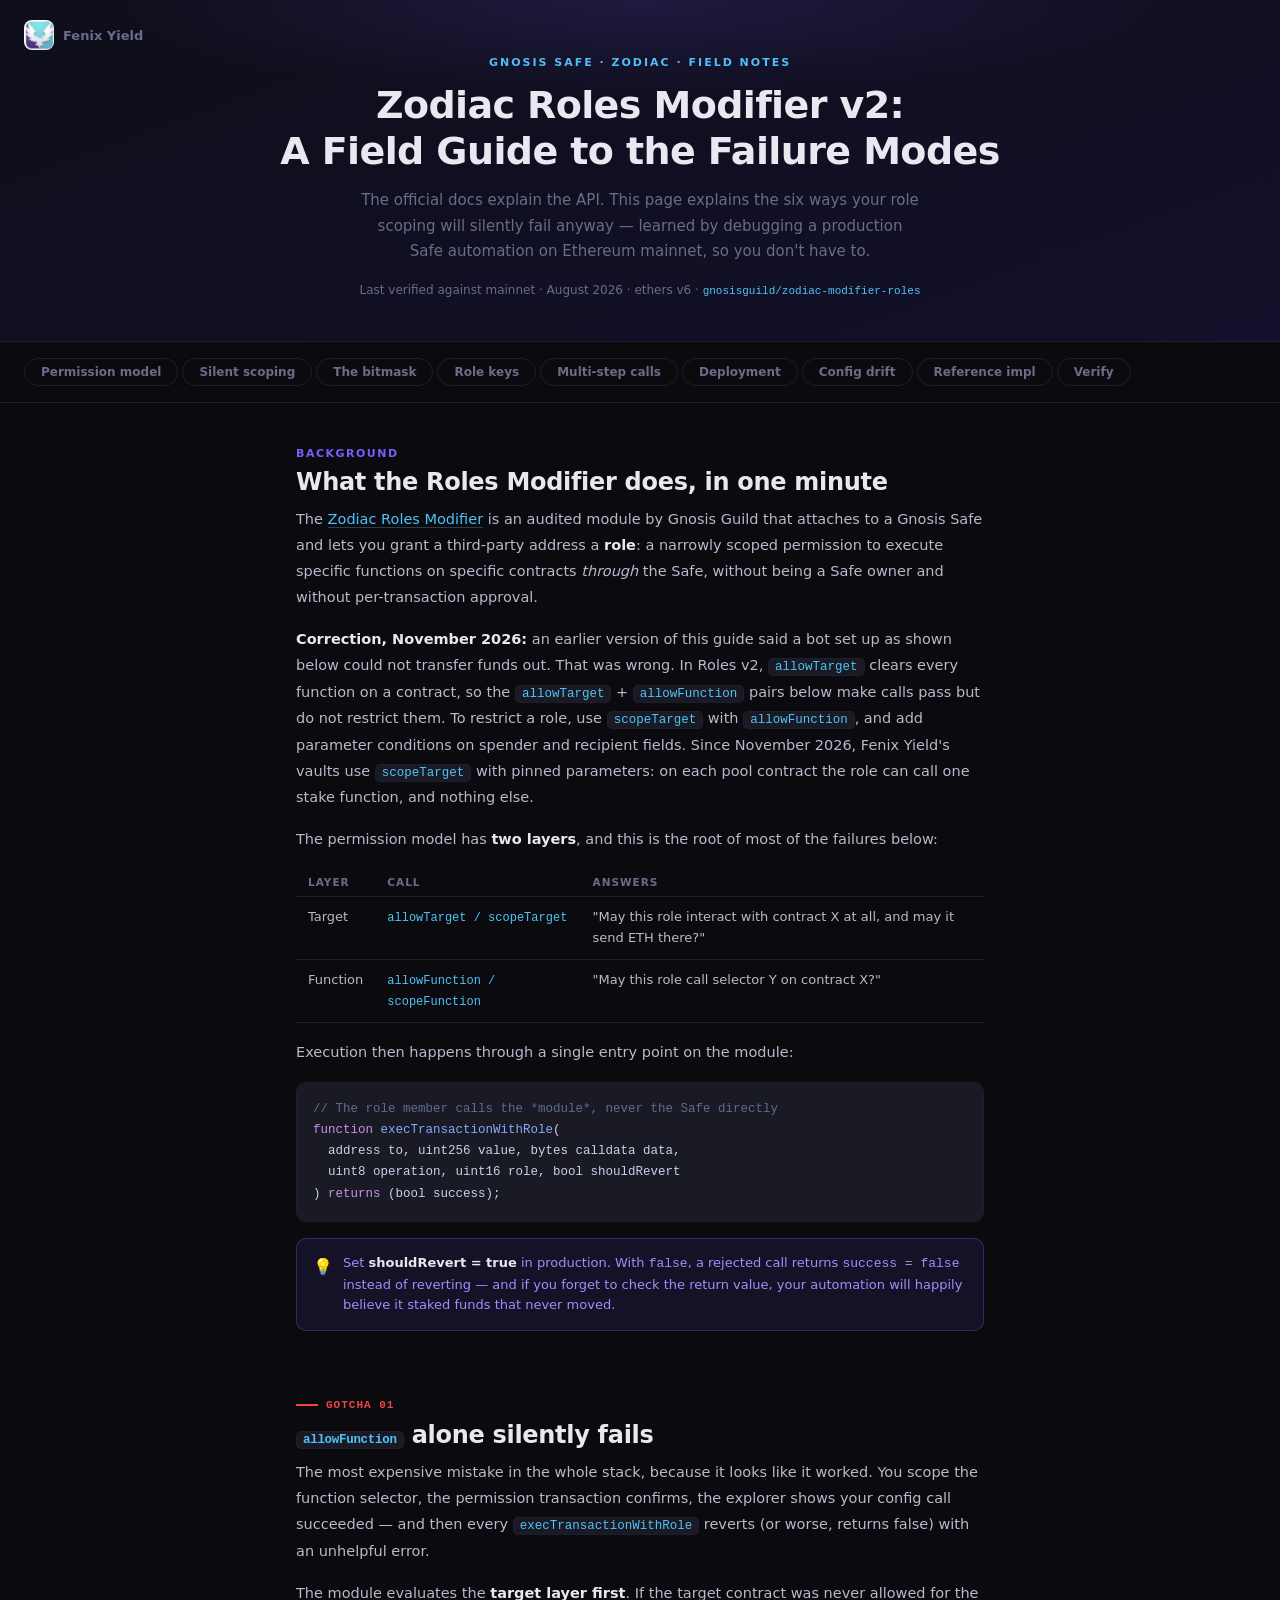
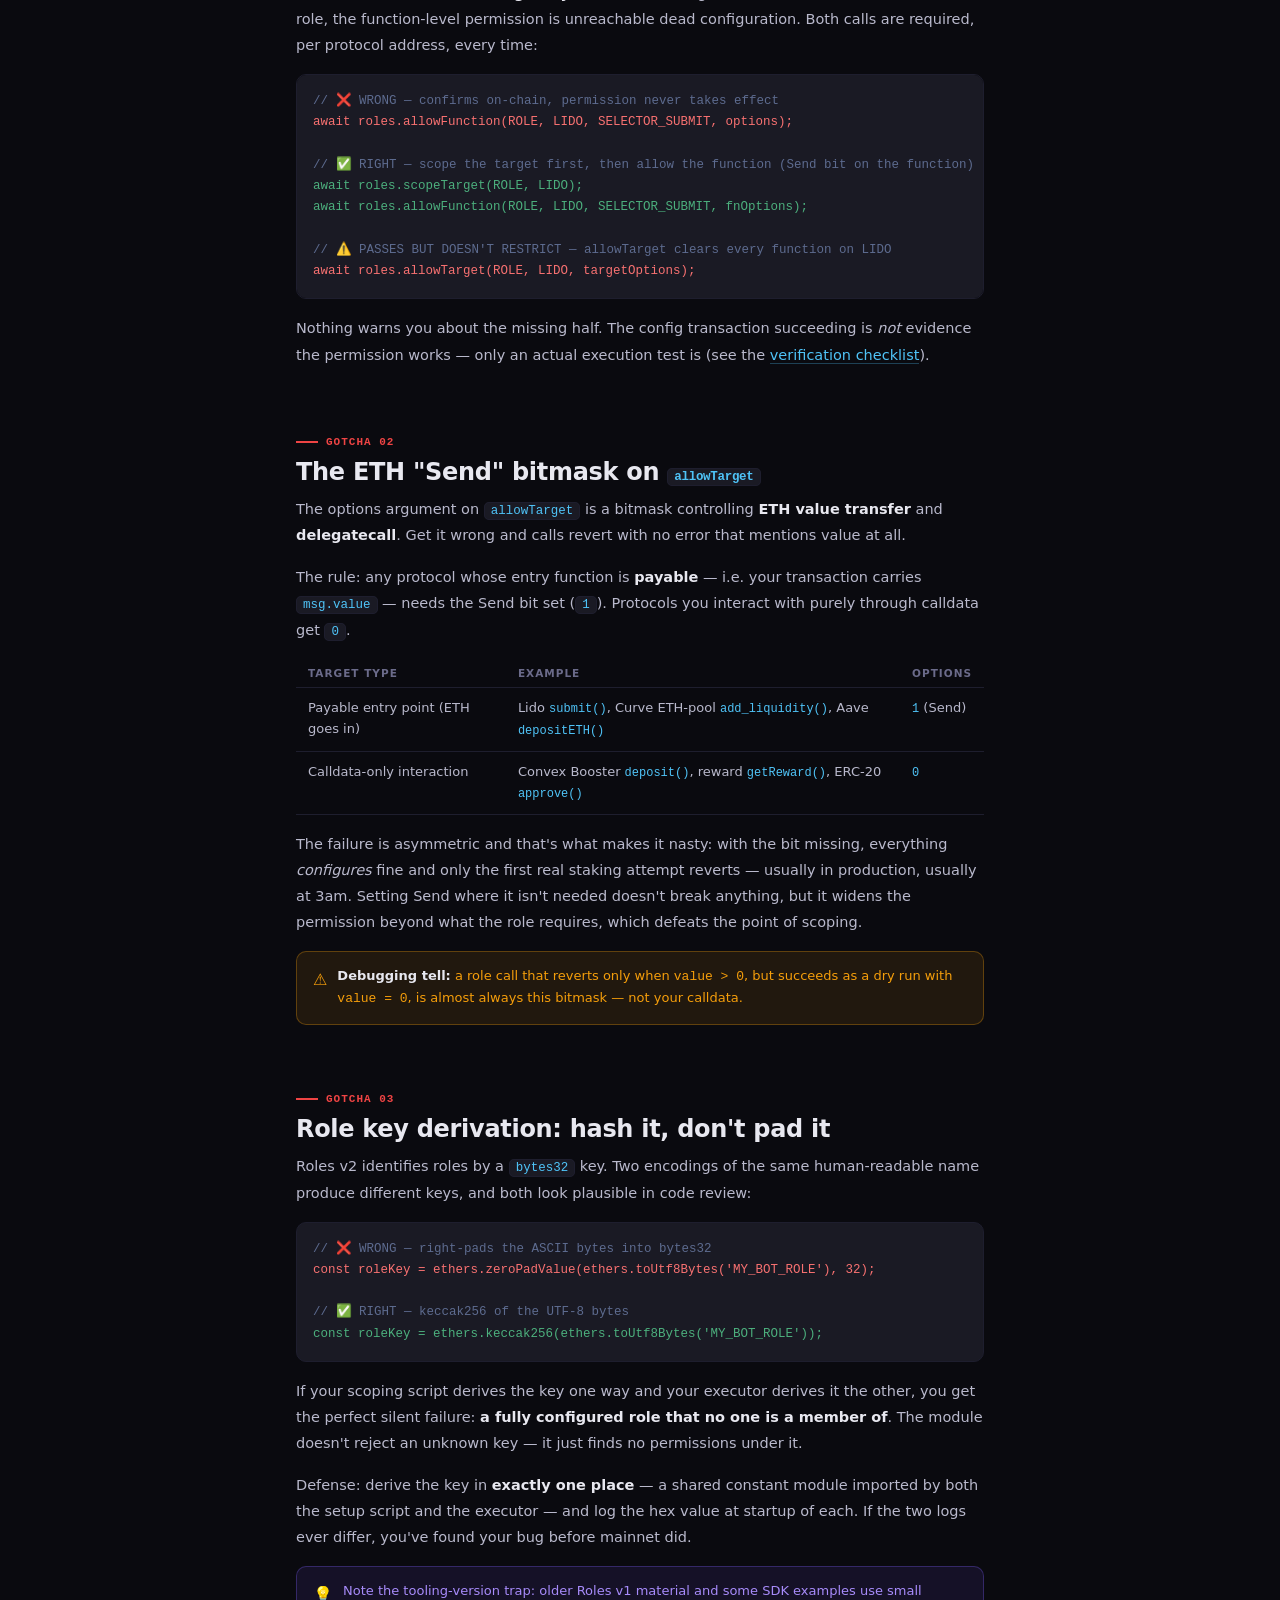
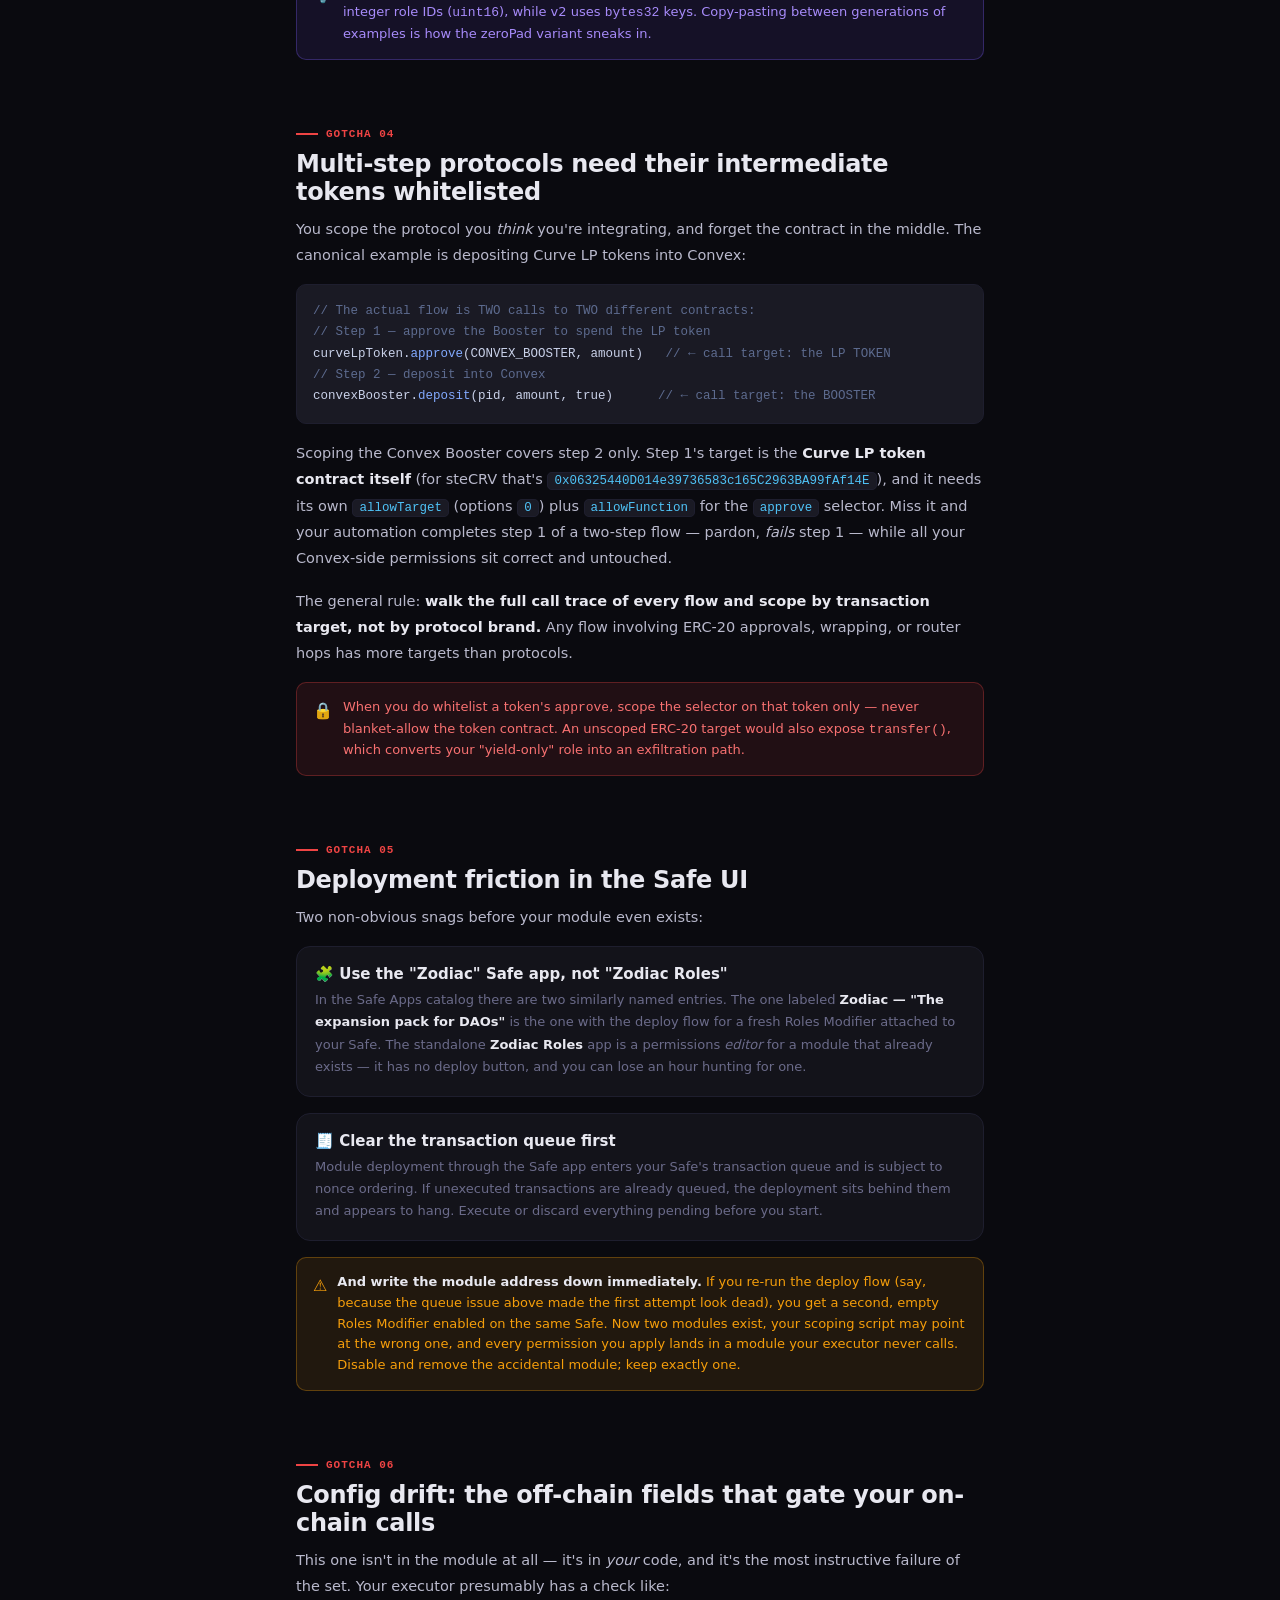
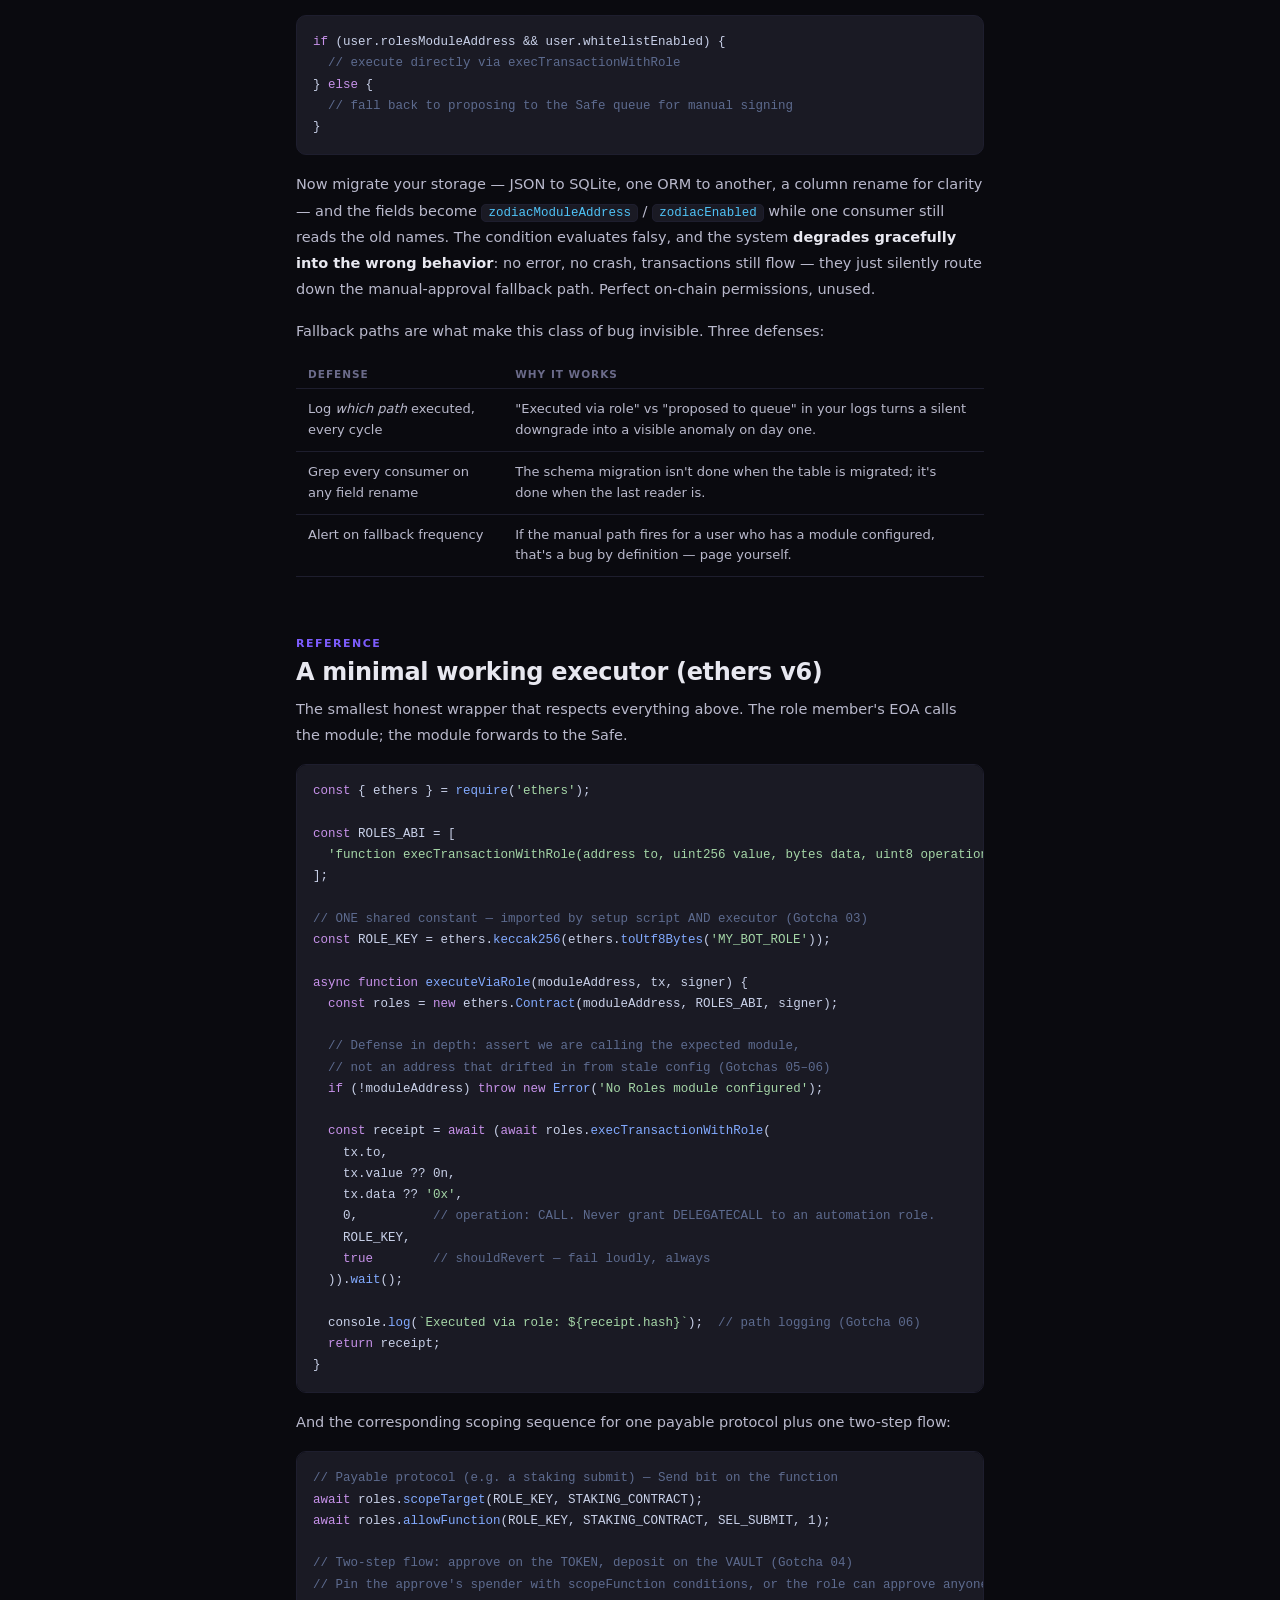
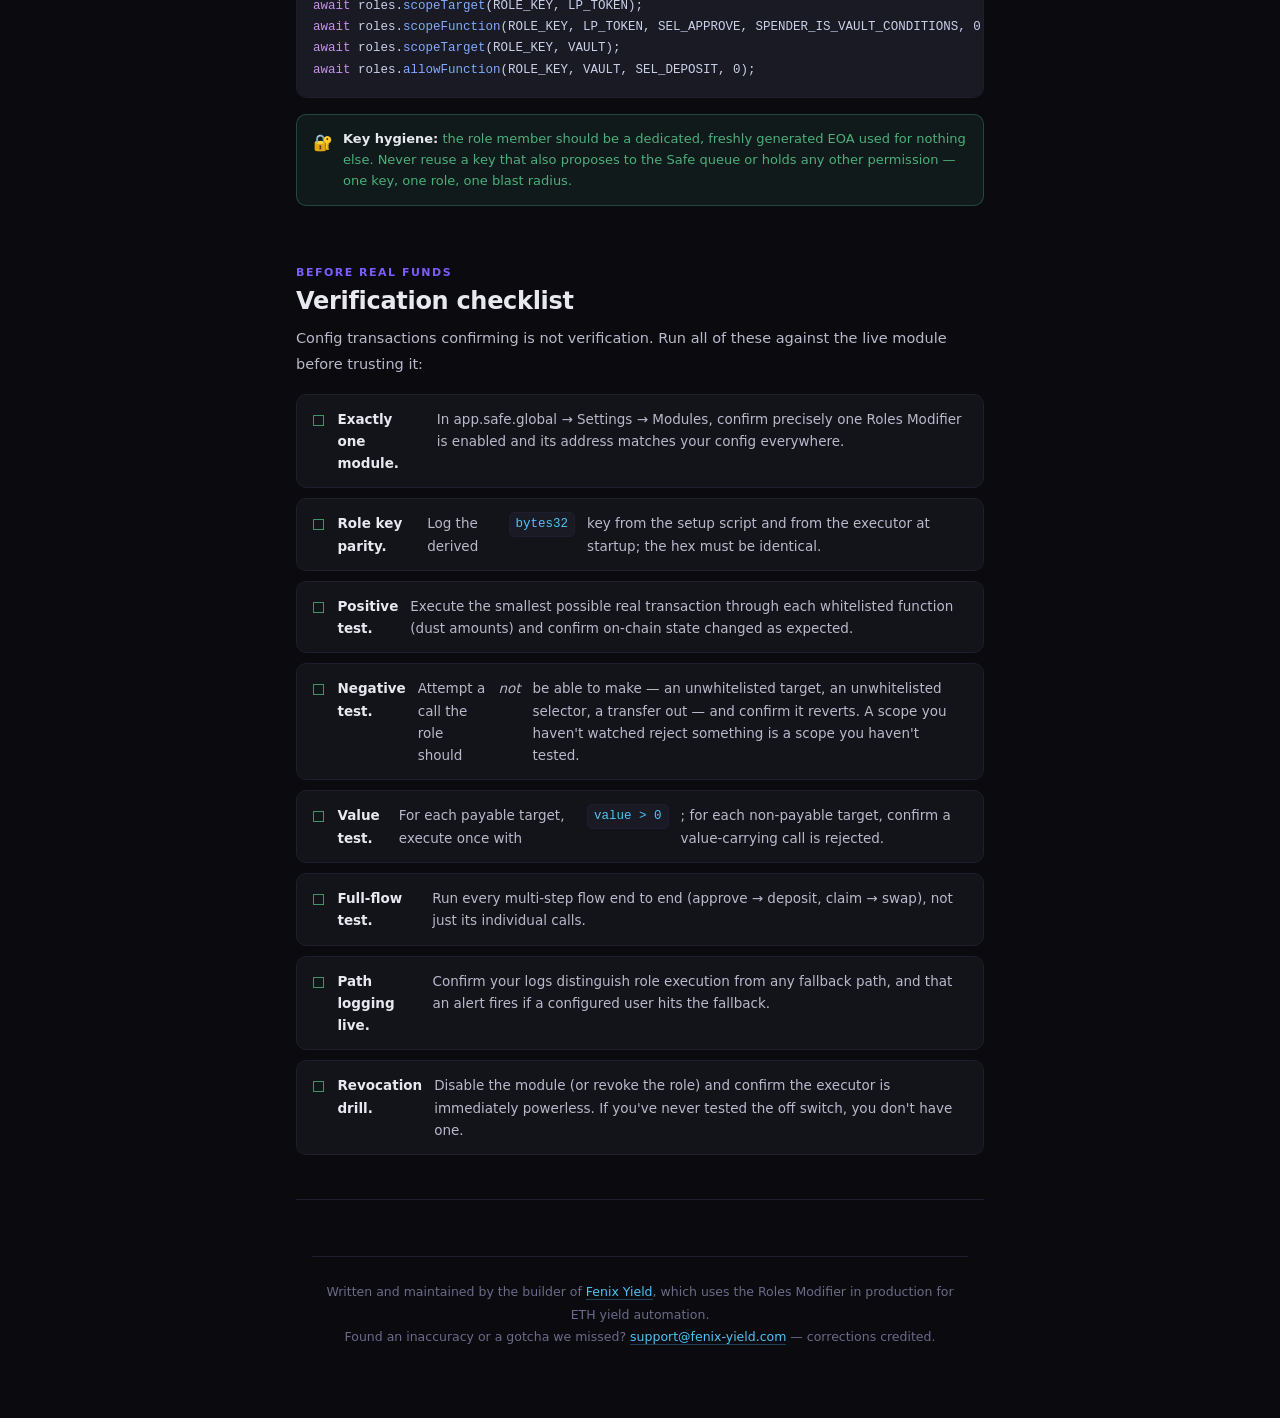
<file: zodiac-roles-v2-guide.html>
<!DOCTYPE html>
<html lang="en">
<head>
<meta charset="UTF-8"/>
<meta name="viewport" content="width=device-width, initial-scale=1.0"/>
<link rel="icon" href="data:image/svg+xml,<svg xmlns='http://www.w3.org/2000/svg' viewBox='0 0 100 100'><text y='.9em' font-size='90'>🔭</text></svg>">
<title>Zodiac Roles Modifier v2: A Field Guide to the Failure Modes | Fenix Yield</title>
<meta name="description" content="Six silent failure modes in the Zodiac Roles Modifier v2 for Gnosis Safe — allowTarget vs allowFunction, the Send bitmask, role key derivation, multi-step approvals, deployment friction — with a working ethers v6 implementation and a verification checklist."/>
<link rel="canonical" href="https://fenix-yield.com/zodiac-roles-v2-guide.html"/>
<meta property="og:title" content="Zodiac Roles Modifier v2: A Field Guide to the Failure Modes"/>
<meta property="og:description" content="Everything the docs don't tell you about scoping a Gnosis Safe role: silent scoping failures, bitmask gotchas, role key derivation, and a working ethers v6 reference."/>
<meta property="og:type" content="article"/>
<meta property="og:url" content="https://fenix-yield.com/zodiac-roles-v2-guide.html"/>
<meta property="og:site_name" content="Fenix Yield"/>
<meta property="og:image" content="https://fenix-yield.com/og-image.png"/>
<meta name="twitter:card" content="summary_large_image"/>
<meta name="twitter:title" content="Zodiac Roles Modifier v2: A Field Guide to the Failure Modes"/>
<meta name="twitter:description" content="Six silent failure modes when scoping a Gnosis Safe role, with a working ethers v6 reference implementation and a verification checklist."/>
<meta name="twitter:image" content="https://fenix-yield.com/og-image.png"/>
<script type="application/ld+json">
{
  "@context": "https://schema.org",
  "@type": "TechArticle",
  "headline": "Zodiac Roles Modifier v2: A Field Guide to the Failure Modes",
  "description": "Six silent failure modes when scoping a Gnosis Safe with the Zodiac Roles Modifier v2, with a working ethers v6 reference implementation and an on-chain verification checklist.",
  "datePublished": "2026-08-11",
  "author": { "@type": "Organization", "name": "Fenix Yield", "url": "https://fenix-yield.com" }
}
</script>
<style>
:root {
  --bg:      #0a0a0f;
  --surface: #13131a;
  --surface2:#1a1a24;
  --border:  #1e1e2e;
  --accent:  #7c5cfc;
  --accent2: #4fc3f7;
  --success: #4caf7d;
  --warn:    #f59e0b;
  --danger:  #ef4444;
  --text:    #e8e8f0;
  --muted:   #6b6b8a;
  --radius:  14px;
  --font:    'Inter', system-ui, sans-serif;
  --mono:    'JetBrains Mono', ui-monospace, 'SF Mono', Consolas, monospace;
}
*{box-sizing:border-box;margin:0;padding:0}
html{scroll-behavior:smooth}
body{background:var(--bg);color:var(--text);font-family:var(--font);min-height:100vh;padding:0 0 80px;}

/* ── Hero ── */
.hero{
  background:linear-gradient(160deg,#0e0e1a 0%,#12102a 100%);
  border-bottom:1px solid var(--border);
  padding:56px 24px 44px;text-align:center;position:relative;overflow:hidden;
}
.hero::before{
  content:'';position:absolute;inset:0;
  background:radial-gradient(ellipse 60% 40% at 50% 0%,rgba(124,92,252,0.15) 0%,transparent 70%);
  pointer-events:none;
}
.home-link{
  position:absolute;top:20px;left:24px;z-index:2;
  display:inline-flex;align-items:center;gap:9px;text-decoration:none;
  color:var(--muted);font-size:13px;font-weight:600;transition:color 0.15s;
}
.home-link:hover{color:var(--text);}
.home-link img{width:30px;height:30px;border-radius:8px;object-fit:cover;display:block;}
@media (max-width:600px){
  .home-link{top:14px;left:14px;}
  .home-link span{display:none;}
}
.hero-eyebrow{font-size:11px;font-weight:600;letter-spacing:2px;text-transform:uppercase;color:var(--accent2);margin-bottom:14px;}
.hero h1{font-size:clamp(24px,5vw,38px);font-weight:700;letter-spacing:-0.6px;margin-bottom:14px;max-width:720px;margin-left:auto;margin-right:auto;line-height:1.2;}
.hero p{color:var(--muted);font-size:15px;max-width:560px;margin:0 auto;line-height:1.7;}
.hero-meta{margin-top:18px;font-size:12px;color:var(--muted);}
.hero-meta code{font-family:var(--mono);color:var(--accent2);font-size:11px;}

/* ── Nav tabs ── */
.tabs{
  display:flex;overflow-x:auto;gap:4px;padding:16px 24px;scrollbar-width:none;
  border-bottom:1px solid var(--border);position:sticky;top:0;z-index:10;background:var(--bg);
}
.tabs::-webkit-scrollbar{display:none;}
.tab{
  flex-shrink:0;padding:6px 16px;border-radius:100px;font-size:12px;font-weight:600;cursor:pointer;
  border:1px solid var(--border);background:transparent;color:var(--muted);
  transition:all 0.15s;white-space:nowrap;text-decoration:none;
}
.tab:hover{border-color:var(--accent);color:var(--text);}
.tab.active{background:var(--accent);border-color:var(--accent);color:#fff;}

/* ── Content ── */
.content{max-width:720px;margin:0 auto;padding:0 16px;}
.section{padding-top:44px;}
.section-eyebrow{font-size:11px;font-weight:600;letter-spacing:1.5px;text-transform:uppercase;color:var(--accent);margin-bottom:8px;}
.section-title{font-size:24px;font-weight:700;letter-spacing:-0.3px;margin-bottom:10px;}
.section-desc,.prose p{color:#b9b9cc;font-size:14.5px;line-height:1.8;margin-bottom:16px;}
.prose strong{color:var(--text);}
.prose a{color:var(--accent2);text-decoration:none;border-bottom:1px solid rgba(79,195,247,0.3);}
.prose a:hover{border-bottom-color:var(--accent2);}

/* ── Gotcha numbering ── */
.gotcha-tag{
  display:inline-flex;align-items:center;gap:8px;margin-bottom:10px;
  font-family:var(--mono);font-size:11px;font-weight:700;letter-spacing:1px;
  color:var(--danger);text-transform:uppercase;
}
.gotcha-tag::before{content:'';width:22px;height:2px;background:var(--danger);}

/* ── Alerts ── */
.alert{border-radius:10px;padding:14px 16px;margin:16px 0;font-size:13px;line-height:1.6;display:flex;gap:10px;}
.alert.warn{background:rgba(245,158,11,0.1);border:1px solid rgba(245,158,11,0.3);color:var(--warn);}
.alert.info{background:rgba(124,92,252,0.1);border:1px solid rgba(124,92,252,0.3);color:#a78bfa;}
.alert.success{background:rgba(76,175,125,0.1);border:1px solid rgba(76,175,125,0.3);color:var(--success);}
.alert.danger{background:rgba(239,68,68,0.1);border:1px solid rgba(239,68,68,0.3);color:#f87171;}
.alert-icon{font-size:16px;flex-shrink:0;margin-top:1px;}

/* ── Code ── */
pre{
  background:var(--surface2);border:1px solid var(--border);border-radius:10px;
  padding:16px;margin:16px 0;overflow-x:auto;font-family:var(--mono);
  font-size:12.5px;line-height:1.7;color:#c9d1e9;
}
code.inline{font-family:var(--mono);font-size:12.5px;background:var(--surface2);border:1px solid var(--border);border-radius:5px;padding:1px 6px;color:var(--accent2);white-space:nowrap;}
pre .c{color:#5d6b8f;} /* comment */
pre .k{color:#c792ea;} /* keyword */
pre .s{color:#a5d6a7;} /* string */
pre .f{color:#82aaff;} /* fn */
pre .bad{color:#f87171;}
pre .good{color:#4caf7d;}

/* ── Cards & tables ── */
.card{background:var(--surface);border:1px solid var(--border);border-radius:var(--radius);padding:18px;margin:16px 0;}
.card-title{font-size:15px;font-weight:600;margin-bottom:6px;display:flex;align-items:center;gap:8px;}
.card-body{color:var(--muted);font-size:13px;line-height:1.7;}
table{width:100%;border-collapse:collapse;margin:16px 0;font-size:13px;}
th{color:var(--muted);text-transform:uppercase;font-size:10.5px;letter-spacing:1px;text-align:left;padding:8px 12px;border-bottom:1px solid var(--border);}
td{padding:10px 12px;border-bottom:1px solid var(--border);color:#b9b9cc;line-height:1.6;vertical-align:top;}
td code{font-family:var(--mono);font-size:12px;color:var(--accent2);}

/* ── Checklist ── */
.check{list-style:none;display:flex;flex-direction:column;gap:10px;margin:16px 0;}
.check li{
  display:flex;gap:12px;align-items:flex-start;background:var(--surface);
  border:1px solid var(--border);border-radius:10px;padding:13px 15px;
  font-size:13.5px;line-height:1.65;color:#b9b9cc;
}
.check li::before{content:'☐';color:var(--success);font-size:15px;flex-shrink:0;margin-top:1px;}
.check li strong{color:var(--text);}

hr.divider{border:none;border-top:1px solid var(--border);margin:44px 0 0;}
.footer-note{margin-top:56px;padding-top:24px;border-top:1px solid var(--border);color:var(--muted);font-size:12.5px;line-height:1.8;text-align:center;}
.footer-note a{color:var(--accent2);text-decoration:none;}
@media (prefers-reduced-motion: reduce){html{scroll-behavior:auto;}}
</style>
</head>
<body>

<div class="hero">
  <a class="home-link" href="index.html" title="Back to Fenix Yield home">
    <img src="fenix-logo.jpg" alt="Fenix Yield" width="30" height="30">
    <span>Fenix Yield</span>
  </a>
  <div class="hero-eyebrow">Gnosis Safe · Zodiac · Field Notes</div>
  <h1>Zodiac Roles Modifier v2:<br>A Field Guide to the Failure Modes</h1>
  <p>The official docs explain the API. This page explains the six ways your role scoping will silently fail anyway — learned by debugging a production Safe automation on Ethereum mainnet, so you don't have to.</p>
  <div class="hero-meta">Last verified against mainnet · August 2026 · ethers v6 · <code>gnosisguild/zodiac-modifier-roles</code></div>
</div>

<nav class="tabs">
  <a class="tab active" href="#model">Permission model</a>
  <a class="tab" href="#g1">Silent scoping</a>
  <a class="tab" href="#g2">The bitmask</a>
  <a class="tab" href="#g3">Role keys</a>
  <a class="tab" href="#g4">Multi-step calls</a>
  <a class="tab" href="#g5">Deployment</a>
  <a class="tab" href="#g6">Config drift</a>
  <a class="tab" href="#impl">Reference impl</a>
  <a class="tab" href="#verify">Verify</a>
</nav>

<div class="content prose">

<!-- ════════════════════════════════════════ -->
<div class="section" id="model">
  <div class="section-eyebrow">Background</div>
  <h2 class="section-title">What the Roles Modifier does, in one minute</h2>
  <p>The <a href="https://github.com/gnosisguild/zodiac-modifier-roles" rel="noopener">Zodiac Roles Modifier</a> is an audited module by Gnosis Guild that attaches to a Gnosis Safe and lets you grant a third-party address a <strong>role</strong>: a narrowly scoped permission to execute specific functions on specific contracts <em>through</em> the Safe, without being a Safe owner and without per-transaction approval.</p>
  <p><strong>Correction, November 2026:</strong> an earlier version of this guide said a bot set up as shown below could not transfer funds out. That was wrong. In Roles v2, <code class="inline">allowTarget</code> clears every function on a contract, so the <code class="inline">allowTarget</code> + <code class="inline">allowFunction</code> pairs below make calls pass but do not restrict them. To restrict a role, use <code class="inline">scopeTarget</code> with <code class="inline">allowFunction</code>, and add parameter conditions on spender and recipient fields. Since November 2026, Fenix Yield's vaults use <code class="inline">scopeTarget</code> with pinned parameters: on each pool contract the role can call one stake function, and nothing else.</p>
  <p>The permission model has <strong>two layers</strong>, and this is the root of most of the failures below:</p>
  <table>
    <tr><th>Layer</th><th>Call</th><th>Answers</th></tr>
    <tr><td>Target</td><td><code>allowTarget / scopeTarget</code></td><td>"May this role interact with contract X at all, and may it send ETH there?"</td></tr>
    <tr><td>Function</td><td><code>allowFunction / scopeFunction</code></td><td>"May this role call selector Y on contract X?"</td></tr>
  </table>
  <p>Execution then happens through a single entry point on the module:</p>
  <pre><span class="c">// The role member calls the *module*, never the Safe directly</span>
<span class="k">function</span> <span class="f">execTransactionWithRole</span>(
  address to, uint256 value, bytes calldata data,
  uint8 operation, uint16 role, bool shouldRevert
) <span class="k">returns</span> (bool success);</pre>
  <div class="alert info"><span class="alert-icon">💡</span><span>Set <strong>shouldRevert = true</strong> in production. With <code style="font-family:var(--mono)">false</code>, a rejected call returns <code style="font-family:var(--mono)">success = false</code> instead of reverting — and if you forget to check the return value, your automation will happily believe it staked funds that never moved.</span></div>
</div>

<!-- ════════════════════════════════════════ -->
<div class="section" id="g1">
  <div class="gotcha-tag">Gotcha 01</div>
  <h2 class="section-title"><code class="inline">allowFunction</code> alone silently fails</h2>
  <p>The most expensive mistake in the whole stack, because it looks like it worked. You scope the function selector, the permission transaction confirms, the explorer shows your config call succeeded — and then every <code class="inline">execTransactionWithRole</code> reverts (or worse, returns false) with an unhelpful error.</p>
  <p>The module evaluates the <strong>target layer first</strong>. If the target contract was never allowed for the role, the function-level permission is unreachable dead configuration. Both calls are required, per protocol address, every time:</p>
  <pre><span class="c">// ❌ WRONG — confirms on-chain, permission never takes effect</span>
<span class="bad">await roles.allowFunction(ROLE, LIDO, SELECTOR_SUBMIT, options);</span>

<span class="c">// ✅ RIGHT — scope the target first, then allow the function (Send bit on the function)</span>
<span class="good">await roles.scopeTarget(ROLE, LIDO);</span>
<span class="good">await roles.allowFunction(ROLE, LIDO, SELECTOR_SUBMIT, fnOptions);</span>

<span class="c">// ⚠️ PASSES BUT DOESN'T RESTRICT — allowTarget clears every function on LIDO</span>
<span class="bad">await roles.allowTarget(ROLE, LIDO, targetOptions);</span></pre>
  <p>Nothing warns you about the missing half. The config transaction succeeding is <em>not</em> evidence the permission works — only an actual execution test is (see the <a href="#verify">verification checklist</a>).</p>
</div>

<!-- ════════════════════════════════════════ -->
<div class="section" id="g2">
  <div class="gotcha-tag">Gotcha 02</div>
  <h2 class="section-title">The ETH "Send" bitmask on <code class="inline">allowTarget</code></h2>
  <p>The options argument on <code class="inline">allowTarget</code> is a bitmask controlling <strong>ETH value transfer</strong> and <strong>delegatecall</strong>. Get it wrong and calls revert with no error that mentions value at all.</p>
  <p>The rule: any protocol whose entry function is <strong>payable</strong> — i.e. your transaction carries <code class="inline">msg.value</code> — needs the Send bit set (<code class="inline">1</code>). Protocols you interact with purely through calldata get <code class="inline">0</code>.</p>
  <table>
    <tr><th>Target type</th><th>Example</th><th>Options</th></tr>
    <tr><td>Payable entry point (ETH goes in)</td><td>Lido <code>submit()</code>, Curve ETH-pool <code>add_liquidity()</code>, Aave <code>depositETH()</code></td><td><code>1</code> (Send)</td></tr>
    <tr><td>Calldata-only interaction</td><td>Convex Booster <code>deposit()</code>, reward <code>getReward()</code>, ERC-20 <code>approve()</code></td><td><code>0</code></td></tr>
  </table>
  <p>The failure is asymmetric and that's what makes it nasty: with the bit missing, everything <em>configures</em> fine and only the first real staking attempt reverts — usually in production, usually at 3am. Setting Send where it isn't needed doesn't break anything, but it widens the permission beyond what the role requires, which defeats the point of scoping.</p>
  <div class="alert warn"><span class="alert-icon">⚠️</span><span><strong>Debugging tell:</strong> a role call that reverts only when <code style="font-family:var(--mono)">value &gt; 0</code>, but succeeds as a dry run with <code style="font-family:var(--mono)">value = 0</code>, is almost always this bitmask — not your calldata.</span></div>
</div>

<!-- ════════════════════════════════════════ -->
<div class="section" id="g3">
  <div class="gotcha-tag">Gotcha 03</div>
  <h2 class="section-title">Role key derivation: hash it, don't pad it</h2>
  <p>Roles v2 identifies roles by a <code class="inline">bytes32</code> key. Two encodings of the same human-readable name produce different keys, and both look plausible in code review:</p>
  <pre><span class="c">// ❌ WRONG — right-pads the ASCII bytes into bytes32</span>
<span class="bad">const roleKey = ethers.zeroPadValue(ethers.toUtf8Bytes('MY_BOT_ROLE'), 32);</span>

<span class="c">// ✅ RIGHT — keccak256 of the UTF-8 bytes</span>
<span class="good">const roleKey = ethers.keccak256(ethers.toUtf8Bytes('MY_BOT_ROLE'));</span></pre>
  <p>If your scoping script derives the key one way and your executor derives it the other, you get the perfect silent failure: <strong>a fully configured role that no one is a member of</strong>. The module doesn't reject an unknown key — it just finds no permissions under it.</p>
  <p>Defense: derive the key in <strong>exactly one place</strong> — a shared constant module imported by both the setup script and the executor — and log the hex value at startup of each. If the two logs ever differ, you've found your bug before mainnet did.</p>
  <div class="alert info"><span class="alert-icon">💡</span><span>Note the tooling-version trap: older Roles v1 material and some SDK examples use small integer role IDs (<code style="font-family:var(--mono)">uint16</code>), while v2 uses <code style="font-family:var(--mono)">bytes32</code> keys. Copy-pasting between generations of examples is how the zeroPad variant sneaks in.</span></div>
</div>

<!-- ════════════════════════════════════════ -->
<div class="section" id="g4">
  <div class="gotcha-tag">Gotcha 04</div>
  <h2 class="section-title">Multi-step protocols need their intermediate tokens whitelisted</h2>
  <p>You scope the protocol you <em>think</em> you're integrating, and forget the contract in the middle. The canonical example is depositing Curve LP tokens into Convex:</p>
  <pre><span class="c">// The actual flow is TWO calls to TWO different contracts:</span>
<span class="c">// Step 1 — approve the Booster to spend the LP token</span>
curveLpToken.<span class="f">approve</span>(CONVEX_BOOSTER, amount)   <span class="c">// ← call target: the LP TOKEN</span>
<span class="c">// Step 2 — deposit into Convex</span>
convexBooster.<span class="f">deposit</span>(pid, amount, true)      <span class="c">// ← call target: the BOOSTER</span></pre>
  <p>Scoping the Convex Booster covers step 2 only. Step 1's target is the <strong>Curve LP token contract itself</strong> (for steCRV that's <code class="inline">0x06325440D014e39736583c165C2963BA99fAf14E</code>), and it needs its own <code class="inline">allowTarget</code> (options <code class="inline">0</code>) plus <code class="inline">allowFunction</code> for the <code class="inline">approve</code> selector. Miss it and your automation completes step 1 of a two-step flow — pardon, <em>fails</em> step 1 — while all your Convex-side permissions sit correct and untouched.</p>
  <p>The general rule: <strong>walk the full call trace of every flow and scope by transaction target, not by protocol brand.</strong> Any flow involving ERC-20 approvals, wrapping, or router hops has more targets than protocols.</p>
  <div class="alert danger"><span class="alert-icon">🔒</span><span>When you do whitelist a token's <code style="font-family:var(--mono)">approve</code>, scope the selector on that token only — never blanket-allow the token contract. An unscoped ERC-20 target would also expose <code style="font-family:var(--mono)">transfer()</code>, which converts your "yield-only" role into an exfiltration path.</span></div>
</div>

<!-- ════════════════════════════════════════ -->
<div class="section" id="g5">
  <div class="gotcha-tag">Gotcha 05</div>
  <h2 class="section-title">Deployment friction in the Safe UI</h2>
  <p>Two non-obvious snags before your module even exists:</p>
  <div class="card">
    <div class="card-title">🧩 Use the "Zodiac" Safe app, not "Zodiac Roles"</div>
    <div class="card-body">In the Safe Apps catalog there are two similarly named entries. The one labeled <strong>Zodiac — "The expansion pack for DAOs"</strong> is the one with the deploy flow for a fresh Roles Modifier attached to your Safe. The standalone <strong>Zodiac Roles</strong> app is a permissions <em>editor</em> for a module that already exists — it has no deploy button, and you can lose an hour hunting for one.</div>
  </div>
  <div class="card">
    <div class="card-title">🧾 Clear the transaction queue first</div>
    <div class="card-body">Module deployment through the Safe app enters your Safe's transaction queue and is subject to nonce ordering. If unexecuted transactions are already queued, the deployment sits behind them and appears to hang. Execute or discard everything pending before you start.</div>
  </div>
  <div class="alert warn"><span class="alert-icon">⚠️</span><span><strong>And write the module address down immediately.</strong> If you re-run the deploy flow (say, because the queue issue above made the first attempt look dead), you get a second, empty Roles Modifier enabled on the same Safe. Now two modules exist, your scoping script may point at the wrong one, and every permission you apply lands in a module your executor never calls. Disable and remove the accidental module; keep exactly one.</span></div>
</div>

<!-- ════════════════════════════════════════ -->
<div class="section" id="g6">
  <div class="gotcha-tag">Gotcha 06</div>
  <h2 class="section-title">Config drift: the off-chain fields that gate your on-chain calls</h2>
  <p>This one isn't in the module at all — it's in <em>your</em> code, and it's the most instructive failure of the set. Your executor presumably has a check like:</p>
  <pre><span class="k">if</span> (user.rolesModuleAddress &amp;&amp; user.whitelistEnabled) {
  <span class="c">// execute directly via execTransactionWithRole</span>
} <span class="k">else</span> {
  <span class="c">// fall back to proposing to the Safe queue for manual signing</span>
}</pre>
  <p>Now migrate your storage — JSON to SQLite, one ORM to another, a column rename for clarity — and the fields become <code class="inline">zodiacModuleAddress</code> / <code class="inline">zodiacEnabled</code> while one consumer still reads the old names. The condition evaluates falsy, and the system <strong>degrades gracefully into the wrong behavior</strong>: no error, no crash, transactions still flow — they just silently route down the manual-approval fallback path. Perfect on-chain permissions, unused.</p>
  <p>Fallback paths are what make this class of bug invisible. Three defenses:</p>
  <table>
    <tr><th>Defense</th><th>Why it works</th></tr>
    <tr><td>Log <em>which path</em> executed, every cycle</td><td>"Executed via role" vs "proposed to queue" in your logs turns a silent downgrade into a visible anomaly on day one.</td></tr>
    <tr><td>Grep every consumer on any field rename</td><td>The schema migration isn't done when the table is migrated; it's done when the last reader is.</td></tr>
    <tr><td>Alert on fallback frequency</td><td>If the manual path fires for a user who has a module configured, that's a bug by definition — page yourself.</td></tr>
  </table>
</div>

<!-- ════════════════════════════════════════ -->
<div class="section" id="impl">
  <div class="section-eyebrow">Reference</div>
  <h2 class="section-title">A minimal working executor (ethers v6)</h2>
  <p>The smallest honest wrapper that respects everything above. The role member's EOA calls the module; the module forwards to the Safe.</p>
  <pre><span class="k">const</span> { ethers } = <span class="f">require</span>(<span class="s">'ethers'</span>);

<span class="k">const</span> ROLES_ABI = [
  <span class="s">'function execTransactionWithRole(address to, uint256 value, bytes data, uint8 operation, bytes32 roleKey, bool shouldRevert) returns (bool)'</span>,
];

<span class="c">// ONE shared constant — imported by setup script AND executor (Gotcha 03)</span>
<span class="k">const</span> ROLE_KEY = ethers.<span class="f">keccak256</span>(ethers.<span class="f">toUtf8Bytes</span>(<span class="s">'MY_BOT_ROLE'</span>));

<span class="k">async function</span> <span class="f">executeViaRole</span>(moduleAddress, tx, signer) {
  <span class="k">const</span> roles = <span class="k">new</span> ethers.<span class="f">Contract</span>(moduleAddress, ROLES_ABI, signer);

  <span class="c">// Defense in depth: assert we are calling the expected module,</span>
  <span class="c">// not an address that drifted in from stale config (Gotchas 05–06)</span>
  <span class="k">if</span> (!moduleAddress) <span class="k">throw new</span> <span class="f">Error</span>(<span class="s">'No Roles module configured'</span>);

  <span class="k">const</span> receipt = <span class="k">await</span> (<span class="k">await</span> roles.<span class="f">execTransactionWithRole</span>(
    tx.to,
    tx.value ?? 0n,
    tx.data ?? <span class="s">'0x'</span>,
    0,          <span class="c">// operation: CALL. Never grant DELEGATECALL to an automation role.</span>
    ROLE_KEY,
    <span class="k">true</span>        <span class="c">// shouldRevert — fail loudly, always</span>
  )).<span class="f">wait</span>();

  console.<span class="f">log</span>(<span class="s">`Executed via role: ${receipt.hash}`</span>);  <span class="c">// path logging (Gotcha 06)</span>
  <span class="k">return</span> receipt;
}</pre>
  <p>And the corresponding scoping sequence for one payable protocol plus one two-step flow:</p>
  <pre><span class="c">// Payable protocol (e.g. a staking submit) — Send bit on the function</span>
<span class="k">await</span> roles.<span class="f">scopeTarget</span>(ROLE_KEY, STAKING_CONTRACT);
<span class="k">await</span> roles.<span class="f">allowFunction</span>(ROLE_KEY, STAKING_CONTRACT, SEL_SUBMIT, 1);

<span class="c">// Two-step flow: approve on the TOKEN, deposit on the VAULT (Gotcha 04)</span>
<span class="c">// Pin the approve's spender with scopeFunction conditions, or the role can approve anyone</span>
<span class="k">await</span> roles.<span class="f">scopeTarget</span>(ROLE_KEY, LP_TOKEN);
<span class="k">await</span> roles.<span class="f">scopeFunction</span>(ROLE_KEY, LP_TOKEN, SEL_APPROVE, SPENDER_IS_VAULT_CONDITIONS, 0);
<span class="k">await</span> roles.<span class="f">scopeTarget</span>(ROLE_KEY, VAULT);
<span class="k">await</span> roles.<span class="f">allowFunction</span>(ROLE_KEY, VAULT, SEL_DEPOSIT, 0);</pre>
  <div class="alert success"><span class="alert-icon">🔐</span><span><strong>Key hygiene:</strong> the role member should be a dedicated, freshly generated EOA used for nothing else. Never reuse a key that also proposes to the Safe queue or holds any other permission — one key, one role, one blast radius.</span></div>
</div>

<!-- ════════════════════════════════════════ -->
<div class="section" id="verify">
  <div class="section-eyebrow">Before real funds</div>
  <h2 class="section-title">Verification checklist</h2>
  <p>Config transactions confirming is not verification. Run all of these against the live module before trusting it:</p>
  <ul class="check">
    <li><strong>Exactly one module.</strong> In app.safe.global → Settings → Modules, confirm precisely one Roles Modifier is enabled and its address matches your config everywhere.</li>
    <li><strong>Role key parity.</strong> Log the derived <code class="inline">bytes32</code> key from the setup script and from the executor at startup; the hex must be identical.</li>
    <li><strong>Positive test.</strong> Execute the smallest possible real transaction through each whitelisted function (dust amounts) and confirm on-chain state changed as expected.</li>
    <li><strong>Negative test.</strong> Attempt a call the role should <em>not</em> be able to make — an unwhitelisted target, an unwhitelisted selector, a transfer out — and confirm it reverts. A scope you haven't watched reject something is a scope you haven't tested.</li>
    <li><strong>Value test.</strong> For each payable target, execute once with <code class="inline">value &gt; 0</code>; for each non-payable target, confirm a value-carrying call is rejected.</li>
    <li><strong>Full-flow test.</strong> Run every multi-step flow end to end (approve → deposit, claim → swap), not just its individual calls.</li>
    <li><strong>Path logging live.</strong> Confirm your logs distinguish role execution from any fallback path, and that an alert fires if a configured user hits the fallback.</li>
    <li><strong>Revocation drill.</strong> Disable the module (or revoke the role) and confirm the executor is immediately powerless. If you've never tested the off switch, you don't have one.</li>
  </ul>
</div>

<hr class="divider">

<div class="content">
  <div class="footer-note">
    Written and maintained by the builder of <a href="https://fenix-yield.com">Fenix Yield</a>, which uses the Roles Modifier in production for ETH yield automation.<br>
    Found an inaccuracy or a gotcha we missed? <a href="mailto:support@fenix-yield.com">support@fenix-yield.com</a> — corrections credited.
  </div>
</div>

</div><!-- /content -->

<script>
document.querySelectorAll('.tab').forEach(tab => {
  tab.addEventListener('click', function() {
    document.querySelectorAll('.tab').forEach(t => t.classList.remove('active'));
    this.classList.add('active');
  });
});
const sections = document.querySelectorAll('.section[id]');
const tabs = document.querySelectorAll('.tab');
window.addEventListener('scroll', () => {
  let current = '';
  sections.forEach(s => { if (window.scrollY >= s.offsetTop - 100) current = s.id; });
  tabs.forEach(t => {
    t.classList.remove('active');
    if (t.getAttribute('href') === '#' + current) t.classList.add('active');
  });
});
</script>
</body>
</html>
</file>
<file: site.css>
:root {
  --navy: #0d1117;
  --navy2: #161b22;
  --navy3: #1c232d;
  --border: #2a323d;
  --white: #f0f4f8;
  --muted: #9aa4b2;
  --teal: #4ec8c4;
  --purple: #6b3fa0;
  --purple2: #a884d8;
  --lido: #e24b4a;
  --rocket: #2f5da8;
  --aave: #7f77dd;
  --curve: #ef9f27;
  --convex: #4ea8de;
  --display: "Space Grotesk", Inter, system-ui, sans-serif;
  --gutter: clamp(16px, 4vw, 40px);
}
* { box-sizing: border-box; margin: 0; padding: 0; }
html { scroll-behavior: smooth; scroll-padding-top: 84px; }
body {
  background: var(--navy);
  color: var(--white);
  font-family: Inter, system-ui, -apple-system, sans-serif;
  font-size: 16px;
  line-height: 1.6;
  overflow-x: hidden;
}
a { color: inherit; }
img { display: block; max-width: 100%; height: auto; }
:focus-visible { outline: 2px solid var(--teal); outline-offset: 3px; border-radius: 4px; }
.wrap { width: min(100%, 1140px); margin: 0 auto; padding: 0 var(--gutter); }
.eyebrow {
  color: var(--teal);
  font-size: 12px;
  font-weight: 700;
  letter-spacing: 0.16em;
  text-transform: uppercase;
  margin-bottom: 12px;
}
h1, h2, h3 { font-family: var(--display); font-weight: 700; letter-spacing: -0.02em; text-wrap: balance; }
h2 { font-size: clamp(28px, 4vw, 42px); line-height: 1.12; margin-bottom: 14px; }
.lede { color: var(--muted); max-width: 62ch; font-size: 17px; }
.band { padding: clamp(64px, 9vw, 104px) 0; border-top: 1px solid var(--border); }

/* Buttons */
.btn {
  display: inline-flex;
  align-items: center;
  justify-content: center;
  gap: 8px;
  min-height: 48px;
  padding: 12px 24px;
  border-radius: 10px;
  font-weight: 700;
  font-size: 15px;
  text-decoration: none;
  transition: transform 0.15s ease, border-color 0.15s ease, opacity 0.15s ease;
}
.btn:hover { transform: translateY(-1px); }
.btn-fill { color: #fff; background: linear-gradient(135deg, var(--purple), var(--teal)); }
.btn-fill:hover { opacity: 0.92; }
.btn-line { color: var(--white); border: 1px solid var(--border); background: rgba(255, 255, 255, 0.02); }
.btn-line:hover { border-color: var(--teal); }
.text-link { color: var(--teal); font-weight: 600; text-decoration: none; }
.text-link:hover { text-decoration: underline; }

/* Nav */
nav {
  position: sticky;
  top: 0;
  z-index: 50;
  background: rgba(13, 17, 23, 0.9);
  backdrop-filter: blur(12px);
  border-bottom: 1px solid rgba(78, 200, 196, 0.12);
}
.nav-row { display: flex; align-items: center; justify-content: space-between; gap: 20px; min-height: 64px; }
.brand { display: inline-flex; align-items: center; gap: 10px; font-family: var(--display); font-size: 18px; font-weight: 700; text-decoration: none; flex: none; }
.brand img { width: 30px; height: 30px; border-radius: 8px; object-fit: cover; }
.brand span span { color: var(--teal); }
.nav-links { display: flex; align-items: center; gap: 22px; list-style: none; }
.nav-links a:not(.btn) { color: var(--muted); text-decoration: none; font-size: 14px; font-weight: 500; white-space: nowrap; }
.nav-links a:not(.btn):hover { color: var(--white); }
.nav-links .btn { min-height: 38px; padding: 8px 16px; font-size: 14px; white-space: nowrap; }

/* Hero */
.hero { overflow: hidden; }
.hero-grid { display: grid; grid-template-columns: minmax(0, 1.1fr) minmax(0, 1fr); gap: 32px; align-items: center; padding-top: clamp(40px, 6vw, 72px); padding-bottom: clamp(48px, 6vw, 80px); }
.hero h1 { font-size: clamp(38px, 6vw, 66px); line-height: 1.04; margin-bottom: 20px; }
.hero .lede { font-size: clamp(17px, 2vw, 19px); margin-bottom: 28px; }
.hero-actions { display: flex; flex-wrap: wrap; gap: 12px; margin-bottom: 18px; }
.stats { display: flex; flex-wrap: wrap; gap: 14px 36px; margin-bottom: 18px; }
.stat b { display: block; font-family: var(--display); font-size: 26px; font-weight: 700; line-height: 1.15; font-variant-numeric: tabular-nums; }
.stat span { color: var(--muted); font-size: 13px; }
.hero-note { color: var(--muted); font-size: 13.5px; max-width: 56ch; }
.hero-note a { color: var(--teal); text-decoration: none; }
.hero-note a:hover { text-decoration: underline; }
.vault { position: relative; display: grid; place-items: center; min-height: 600px; }
.ring {
  position: absolute;
  width: min(100%, 500px);
  aspect-ratio: 1;
  border-radius: 50%;
  background: conic-gradient(from -90deg,
    var(--lido) 0 70deg, transparent 70deg 72deg,
    var(--rocket) 72deg 142deg, transparent 142deg 144deg,
    var(--aave) 144deg 214deg, transparent 214deg 216deg,
    var(--curve) 216deg 286deg, transparent 286deg 288deg,
    var(--convex) 288deg 358deg, transparent 358deg 360deg);
  -webkit-mask: radial-gradient(farthest-side, transparent calc(100% - 12px), #000 calc(100% - 11px));
  mask: radial-gradient(farthest-side, transparent calc(100% - 12px), #000 calc(100% - 11px));
  animation: ring-in 1s cubic-bezier(0.2, 0.7, 0.2, 1) both;
}
@keyframes ring-in { from { opacity: 0; transform: rotate(-40deg) scale(0.94); } to { opacity: 1; transform: none; } }
.phone {
  position: relative;
  width: min(68%, 290px);
  padding: 8px;
  border-radius: 34px;
  background: #05070a;
  border: 1px solid #39424f;
  box-shadow: 0 30px 70px rgba(0, 0, 0, 0.55);
}
.phone img { width: 100%; border-radius: 26px; }
.phone-cap { position: absolute; bottom: -2px; left: 0; right: 0; text-align: center; color: var(--muted); font-size: 12px; }

/* Pools */
.pools { list-style: none; margin-top: 36px; border: 1px solid var(--border); border-radius: 16px; overflow: hidden; background: var(--navy2); }
.pool {
  display: grid;
  grid-template-columns: 196px 172px minmax(0, 1fr) 118px;
  gap: 8px 20px;
  align-items: center;
  padding: 20px 24px;
  border-top: 1px solid var(--border);
}
.pool:first-child { border-top: 0; }
.pool-name { display: flex; align-items: center; gap: 12px; }
.dot { width: 12px; height: 12px; border-radius: 50%; flex: none; }
.pool-name b { font-family: var(--display); font-size: 19px; font-weight: 700; display: block; line-height: 1.2; }
.pool-name small { color: var(--muted); font-size: 12.5px; }
.pool-type { color: var(--white); font-size: 14px; font-weight: 600; }
.pool-what { color: var(--muted); font-size: 14.5px; line-height: 1.55; }
.pool-rate { text-align: right; font-family: var(--display); font-variant-numeric: tabular-nums; }
.pool-rate b { font-size: 24px; font-weight: 700; display: block; line-height: 1.15; }
.pool-rate small { color: var(--muted); font-family: Inter, system-ui, sans-serif; font-size: 12px; }
.pool-rate .tag { display: none; margin-top: 4px; padding: 2px 8px; border-radius: 999px; font-family: Inter, system-ui, sans-serif; font-size: 10.5px; font-weight: 700; letter-spacing: 0.04em; color: #0d1117; background: var(--teal); }
.pool.top .pool-rate .tag { display: inline-block; }
.feed-note { color: var(--muted); font-size: 13.5px; margin-top: 14px; }
.pool-facts { display: grid; grid-template-columns: repeat(3, minmax(0, 1fr)); gap: 28px; margin-top: 40px; }
.pool-facts h3 { font-size: 17px; margin-bottom: 6px; }
.pool-facts p { color: var(--muted); font-size: 14.5px; }

/* Steps */
.steps { list-style: none; counter-reset: step; display: grid; grid-template-columns: repeat(4, minmax(0, 1fr)); gap: 28px; margin-top: 40px; }
.steps li { counter-increment: step; padding-top: 18px; border-top: 2px solid var(--border); }
.steps li::before { content: counter(step); display: block; font-family: var(--display); font-size: 34px; font-weight: 700; color: var(--teal); line-height: 1; margin-bottom: 12px; }
.steps h3 { font-size: 18px; margin-bottom: 6px; }
.steps p { color: var(--muted); font-size: 14.5px; }
.steps a { color: var(--teal); text-decoration: none; }
.steps a:hover { text-decoration: underline; }

/* Custody */
.ledger { margin-top: 36px; border-top: 1px solid var(--border); }
.ledger-row { display: grid; grid-template-columns: 230px minmax(0, 1fr); gap: 6px 28px; padding: 18px 0; border-bottom: 1px solid var(--border); }
.ledger-row dt { font-family: var(--display); font-weight: 700; font-size: 17px; }
.ledger-row dd { color: var(--muted); max-width: 70ch; }
.ledger-row dd strong { color: var(--white); font-weight: 600; }
.row-links { display: flex; flex-wrap: wrap; gap: 12px 26px; margin-top: 24px; }

/* Video */
.video { display: grid; grid-template-columns: minmax(0, 1.15fr) minmax(0, 1fr); gap: clamp(24px, 4vw, 48px); align-items: center; }
.thumb { position: relative; display: block; border-radius: 14px; overflow: hidden; border: 1px solid var(--border); aspect-ratio: 16 / 9; background: var(--navy2); }
.thumb img { width: 100%; height: 100%; object-fit: cover; transition: transform 0.25s ease; }
.thumb:hover img { transform: scale(1.02); }
.play { position: absolute; inset: 0; margin: auto; width: 68px; height: 68px; border-radius: 50%; background: rgba(13, 17, 23, 0.82); border: 1px solid rgba(255, 255, 255, 0.28); display: grid; place-items: center; }
.play::before { content: ""; margin-left: 5px; border-style: solid; border-width: 13px 0 13px 21px; border-color: transparent transparent transparent #fff; }

/* Pricing */
.price-card { display: grid; grid-template-columns: minmax(0, 1fr) minmax(0, 1.1fr); gap: clamp(24px, 4vw, 56px); margin-top: 36px; padding: clamp(24px, 4vw, 44px); border-radius: 18px; background: var(--navy2); border: 1px solid rgba(78, 200, 196, 0.35); }
.price-main b { display: block; font-family: var(--display); font-size: clamp(46px, 7vw, 68px); line-height: 1; font-variant-numeric: tabular-nums; }
.price-main b small { font-size: 0.34em; color: var(--muted); font-weight: 500; }
.price-main p { color: var(--muted); margin: 10px 0 22px; }
.price-main p strong { color: var(--white); font-weight: 600; }
.checks { list-style: none; }
.checks li { position: relative; padding: 9px 0 9px 28px; border-bottom: 1px solid var(--border); font-size: 15px; }
.checks li:last-child { border-bottom: 0; }
.checks li::before { content: ""; position: absolute; left: 3px; top: 15px; width: 12px; height: 6px; border-left: 2px solid var(--teal); border-bottom: 2px solid var(--teal); transform: rotate(-45deg); }
.price-fine { color: var(--muted); font-size: 13.5px; margin-top: 16px; }
.price-fine a { color: var(--teal); text-decoration: none; }

/* Learn */
.learn { display: grid; grid-template-columns: minmax(0, 1fr) minmax(0, 1.25fr); gap: 24px; margin-top: 36px; }
.learn-card { padding: 28px; border-radius: 16px; background: var(--navy2); border: 1px solid var(--border); display: flex; flex-direction: column; gap: 12px; }
.learn-card h3 { font-size: 22px; }
.learn-card p { color: var(--muted); font-size: 15px; }
.learn-card .text-link { margin-top: auto; }
.eps { list-style: none; display: grid; grid-template-columns: repeat(2, minmax(0, 1fr)); gap: 14px; }
.eps a { display: block; text-decoration: none; font-size: 13.5px; font-weight: 600; line-height: 1.35; }
.eps a:hover span { color: var(--teal); }
.eps img { width: 100%; aspect-ratio: 16 / 9; object-fit: cover; border-radius: 9px; border: 1px solid var(--border); margin-bottom: 7px; background: var(--navy3); }
.also { color: var(--muted); font-size: 14.5px; margin-top: 22px; }
.also a { color: var(--teal); text-decoration: none; }
.also a:hover { text-decoration: underline; }

/* Footer */
footer { border-top: 1px solid var(--border); background: var(--navy2); padding: 44px 0 36px; }
.foot-top { display: flex; flex-wrap: wrap; justify-content: space-between; gap: 20px; align-items: center; margin-bottom: 22px; }
.foot-links { display: flex; flex-wrap: wrap; gap: 8px 20px; list-style: none; margin-bottom: 12px; }
.foot-links a { color: var(--muted); font-size: 13.5px; text-decoration: none; }
.foot-links a:hover { color: var(--teal); }
.fine { color: #7d8794; font-size: 12.5px; line-height: 1.65; max-width: 90ch; margin-top: 18px; }
.fine strong { color: var(--muted); font-weight: 600; }

/* Inner pages */
.page-head { padding: clamp(44px, 6vw, 76px) 0 clamp(12px, 2vw, 20px); }
.page-head h1 { font-size: clamp(34px, 5vw, 54px); line-height: 1.08; margin-bottom: 14px; }
.page-sec { padding: clamp(36px, 5vw, 60px) 0; border-top: 1px solid var(--border); }
.page-sec:first-of-type { border-top: 0; }
.page-sec h2 { font-size: clamp(24px, 3vw, 32px); }
.page-sec > .wrap > p { color: var(--muted); max-width: 68ch; margin-bottom: 12px; }
.page-sec > .wrap > p strong, .faq-a strong, .guide li p strong, .plain strong { color: var(--white); font-weight: 600; }
.page-sec a:not(.btn) { color: var(--teal); text-decoration: none; }
.page-sec a:not(.btn):hover { text-decoration: underline; }
.faq { margin-top: 20px; max-width: 76ch; border-top: 1px solid var(--border); }
.faq-item { padding: 18px 0; border-bottom: 1px solid var(--border); }
.faq-q { font-family: var(--display); font-size: 17px; font-weight: 700; margin-bottom: 6px; }
.faq-a { color: var(--muted); font-size: 15px; }
.guide { list-style: none; counter-reset: g; margin-top: 24px; max-width: 76ch; }
.guide > li { counter-increment: g; position: relative; padding: 0 0 26px 54px; }
.guide > li::before { content: counter(g); position: absolute; left: 0; top: -2px; font-family: var(--display); font-size: 30px; font-weight: 700; color: var(--teal); line-height: 1.1; }
.guide h3 { font-size: 19px; margin-bottom: 6px; }
.guide li p { color: var(--muted); font-size: 15px; margin-bottom: 8px; }
.plain { list-style: none; margin: 14px 0; max-width: 72ch; }
.plain li { position: relative; padding: 7px 0 7px 26px; color: var(--muted); font-size: 15px; }
.plain li::before { content: ""; position: absolute; left: 3px; top: 15px; width: 12px; height: 6px; border-left: 2px solid var(--teal); border-bottom: 2px solid var(--teal); transform: rotate(-45deg); }
.plain.no li::before { border: 0; width: 12px; height: 2px; top: 19px; left: 2px; background: var(--lido); transform: none; }
.callout { max-width: 76ch; margin: 18px 0; padding: 16px 20px; border-radius: 12px; background: var(--navy2); border: 1px solid var(--border); color: var(--muted); font-size: 15px; }
.callout strong { color: var(--white); font-weight: 600; }

/* Tablet and phone */
@media (max-width: 1000px) {
  .nav-links li.opt { display: none; }
  .pool { grid-template-columns: minmax(0, 1fr) 110px; }
  .pool-name { grid-column: 1; grid-row: 1; }
  .pool-rate { grid-column: 2; grid-row: 1 / span 3; align-self: start; }
  .pool-type { grid-column: 1; grid-row: 2; padding-left: 24px; }
  .pool-what { grid-column: 1; grid-row: 3; padding-left: 24px; }
  .steps { grid-template-columns: repeat(2, minmax(0, 1fr)); }
}
@media (max-width: 760px) {
  .hero-grid { grid-template-columns: minmax(0, 1fr); }
  .vault { min-height: 500px; }
  .ring { width: min(92%, 400px); }
  .phone { width: min(62%, 240px); }
  .pool { padding: 18px 16px; }
  .pool-facts, .video, .price-card, .learn { grid-template-columns: minmax(0, 1fr); }
  .ledger-row { grid-template-columns: minmax(0, 1fr); }
  .btn { width: 100%; }
  .nav-links .btn { width: auto; }
  .row-links .btn { width: auto; }
}
@media (max-width: 460px) {
  .steps { grid-template-columns: minmax(0, 1fr); }
  .brand span { display: none; }
}
@media (prefers-reduced-motion: reduce) {
  html { scroll-behavior: auto; }
  .ring { animation: none; }
  .btn, .thumb img { transition: none; }
}
</file>
